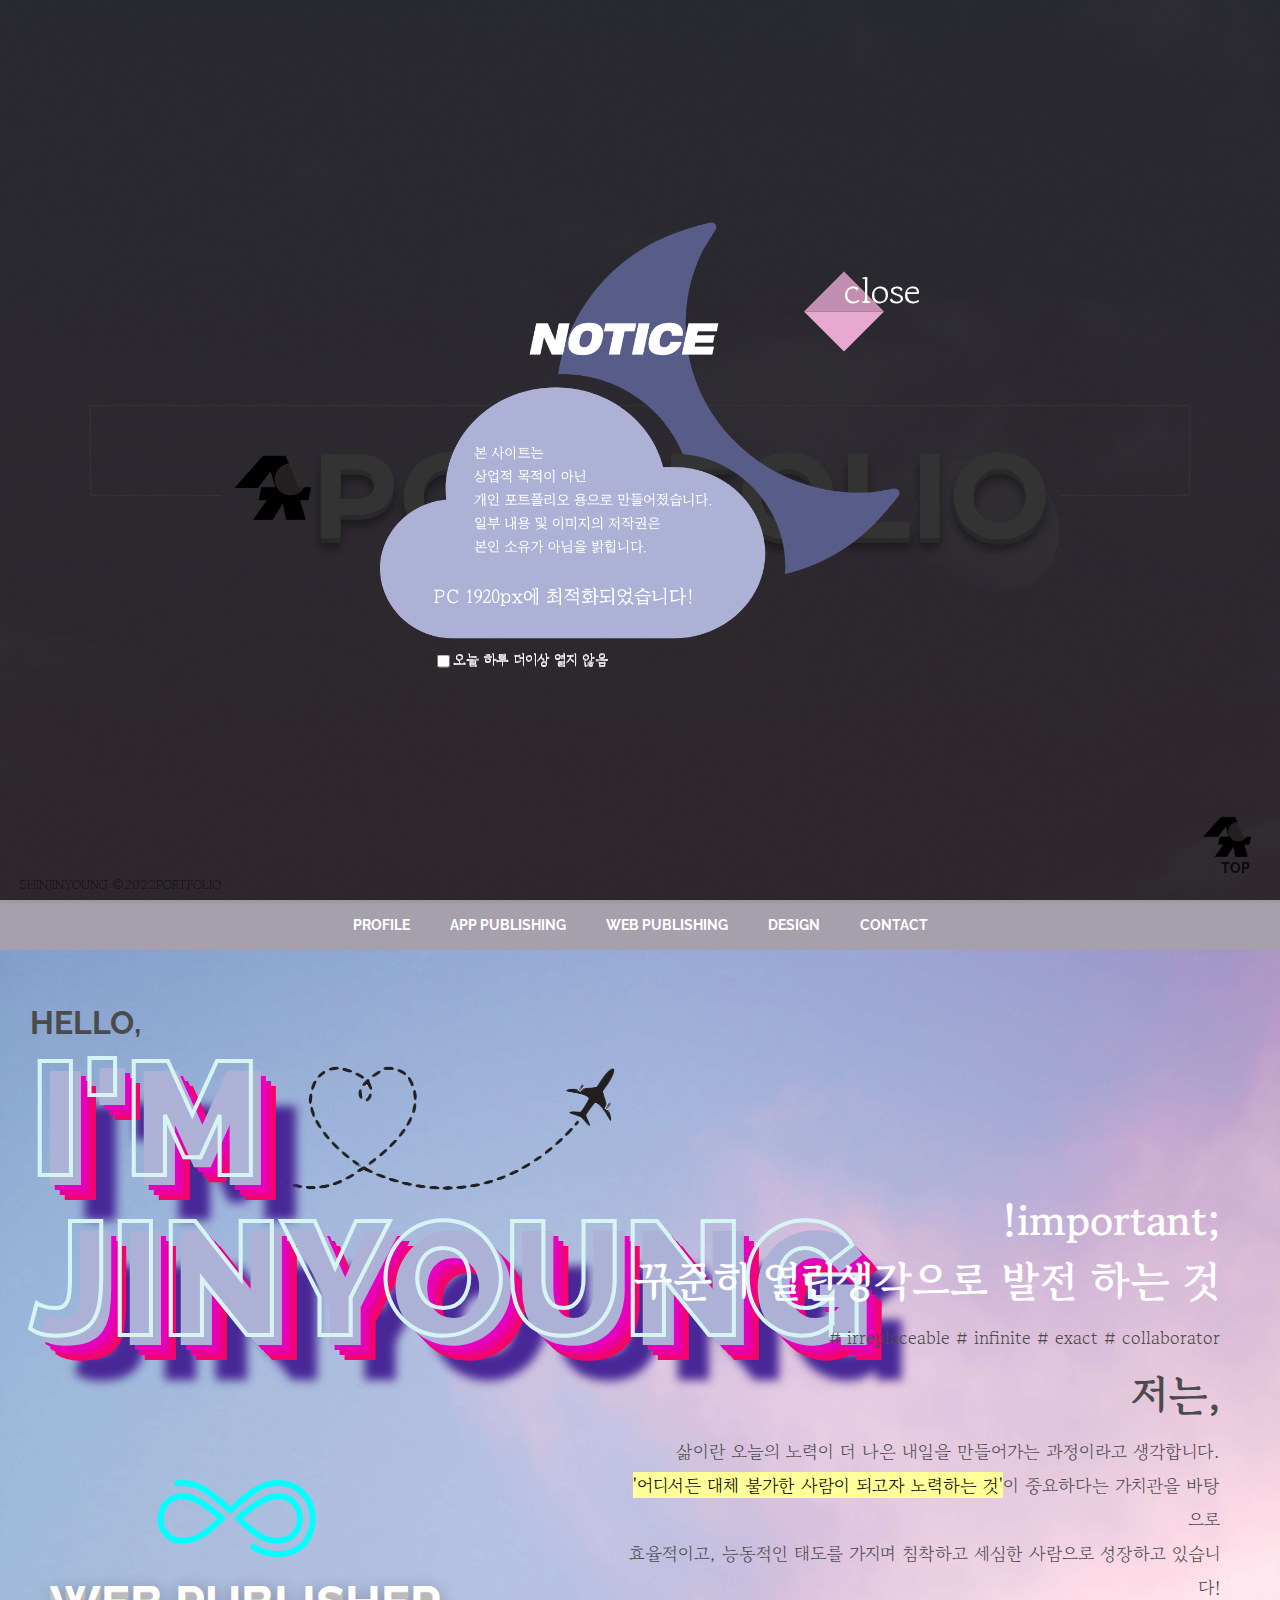
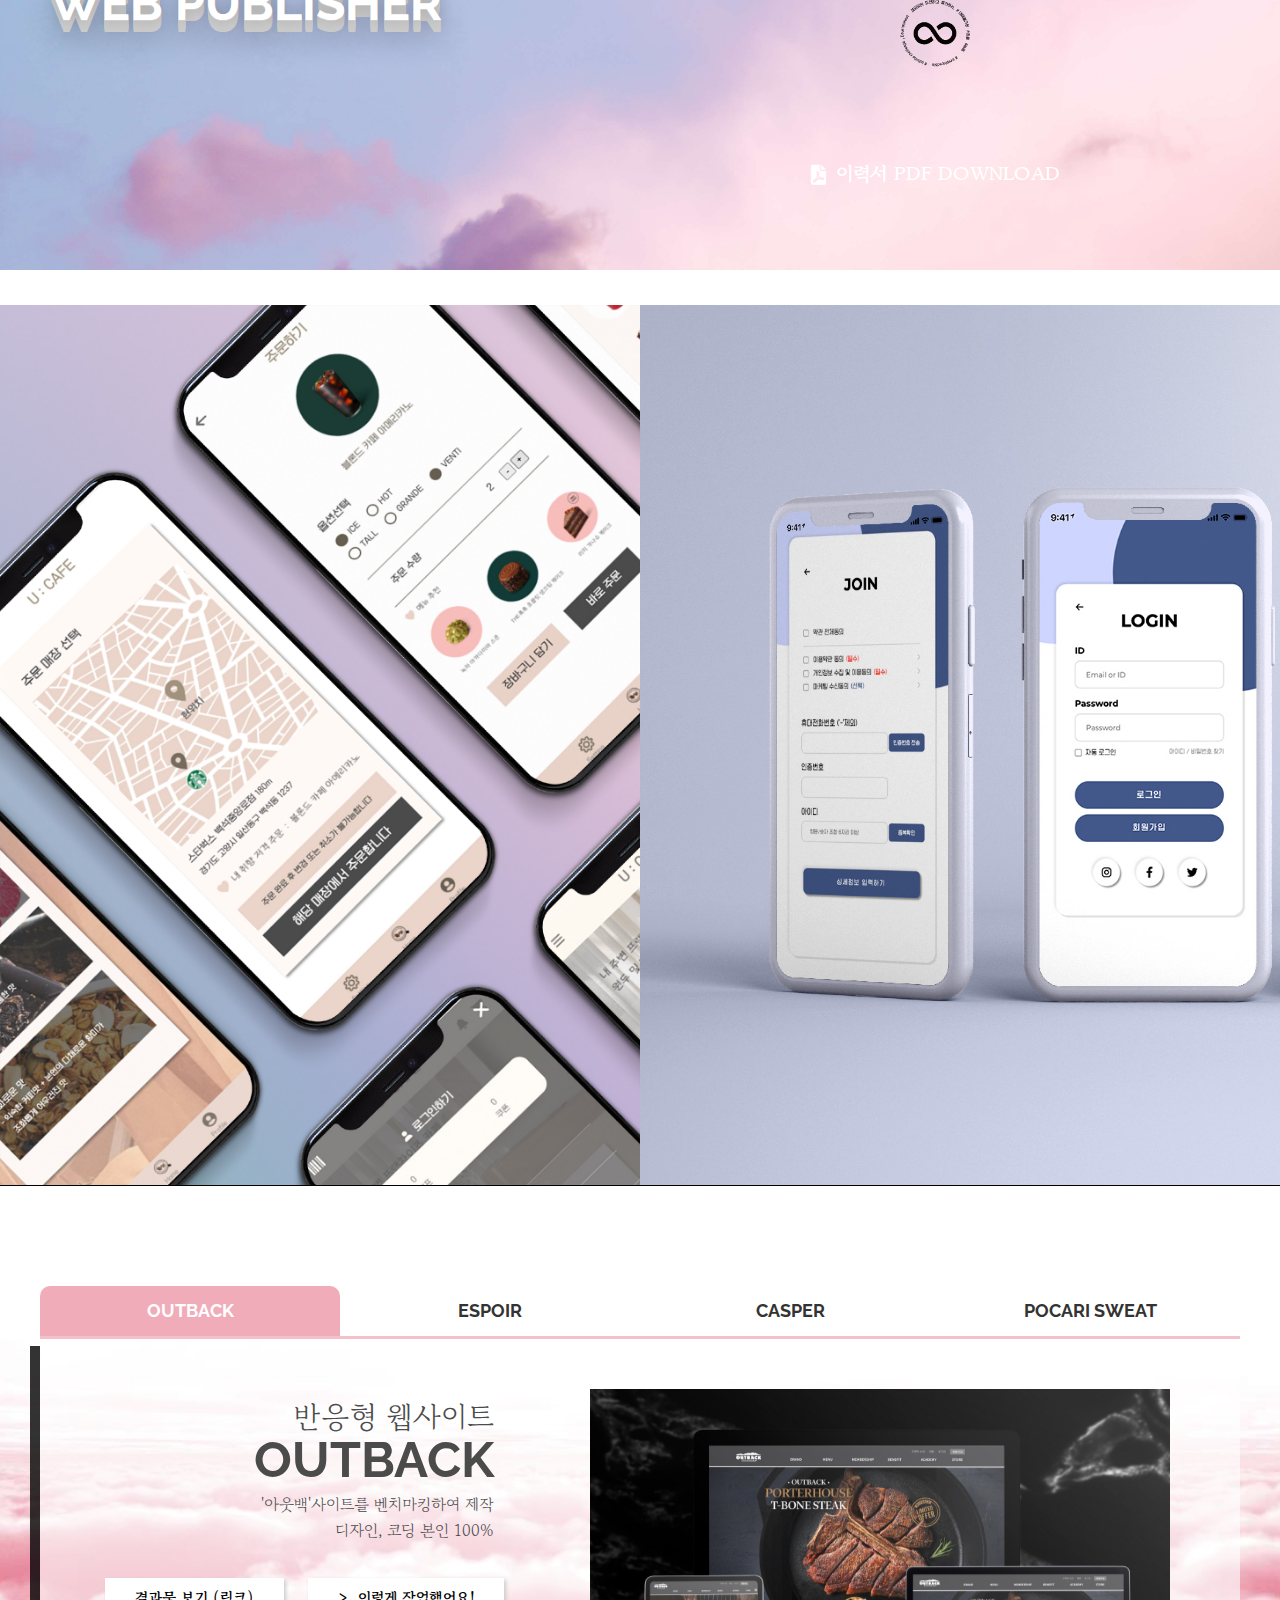
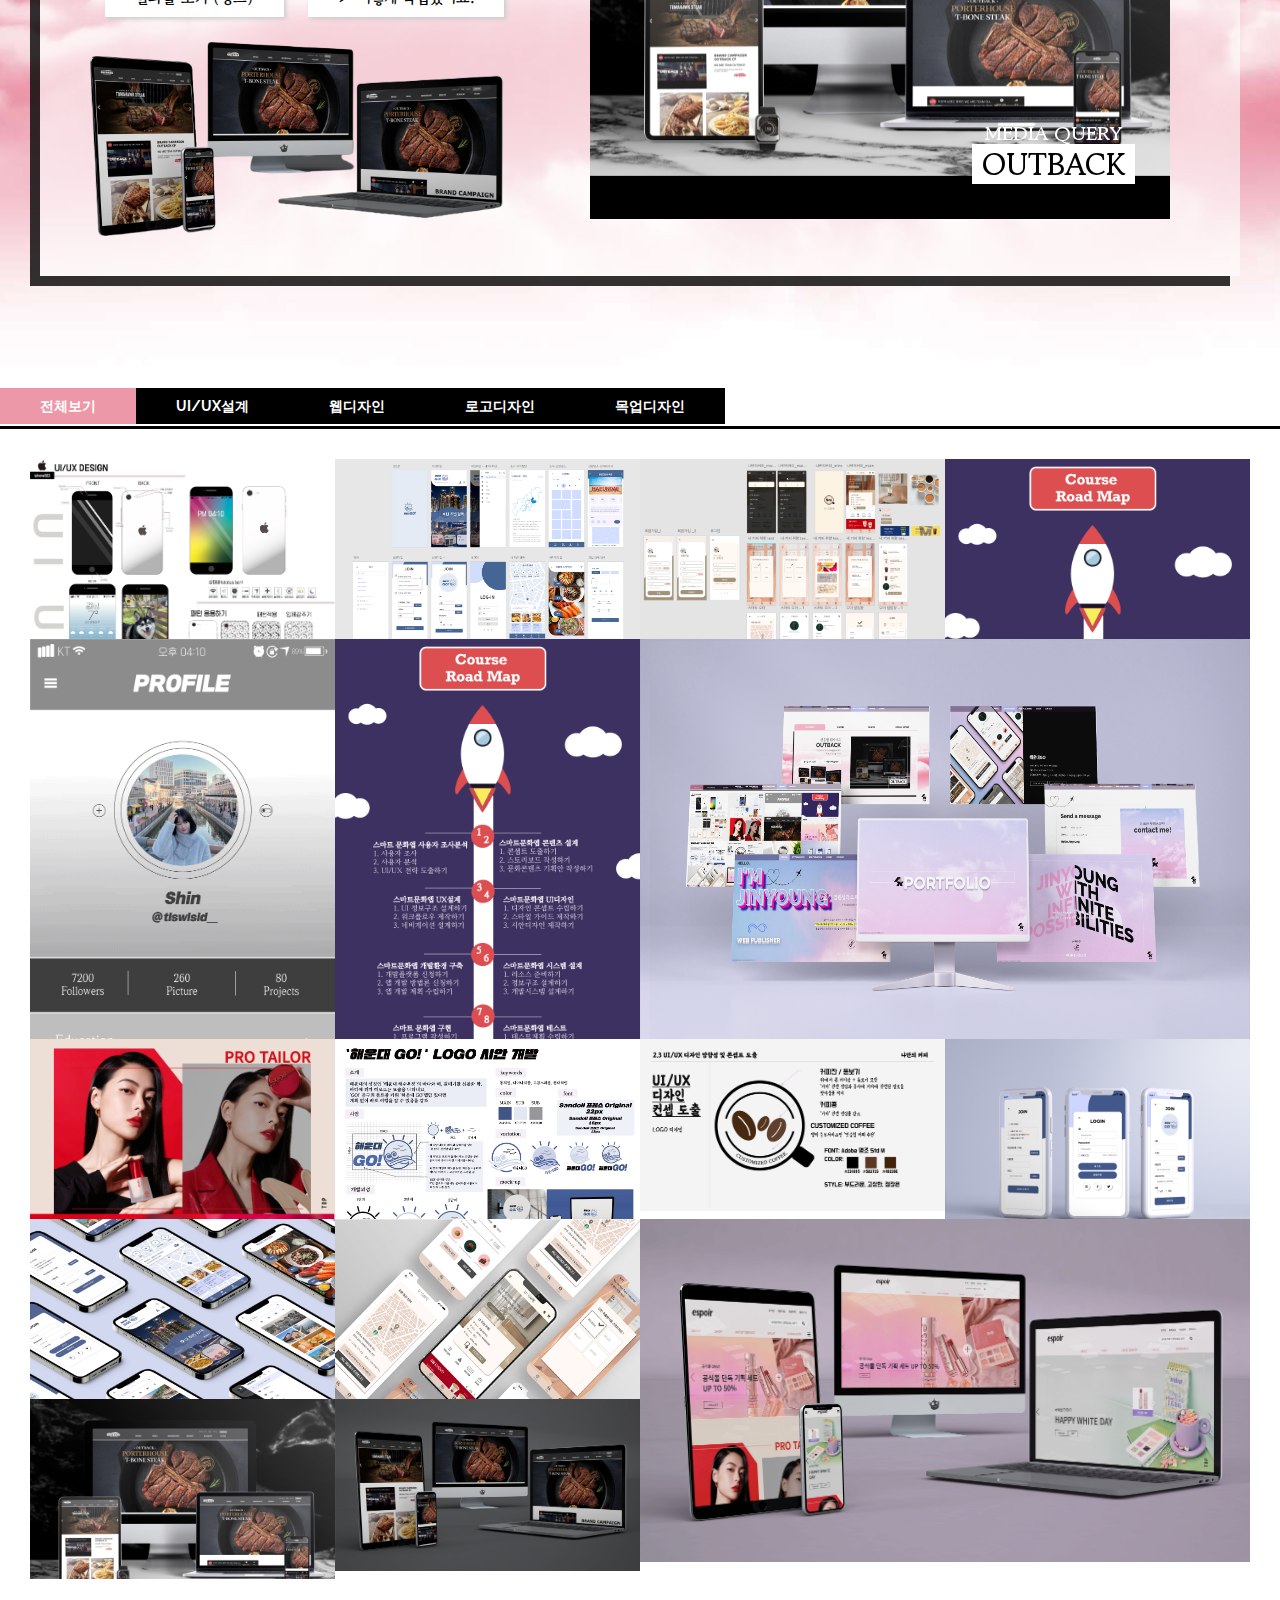
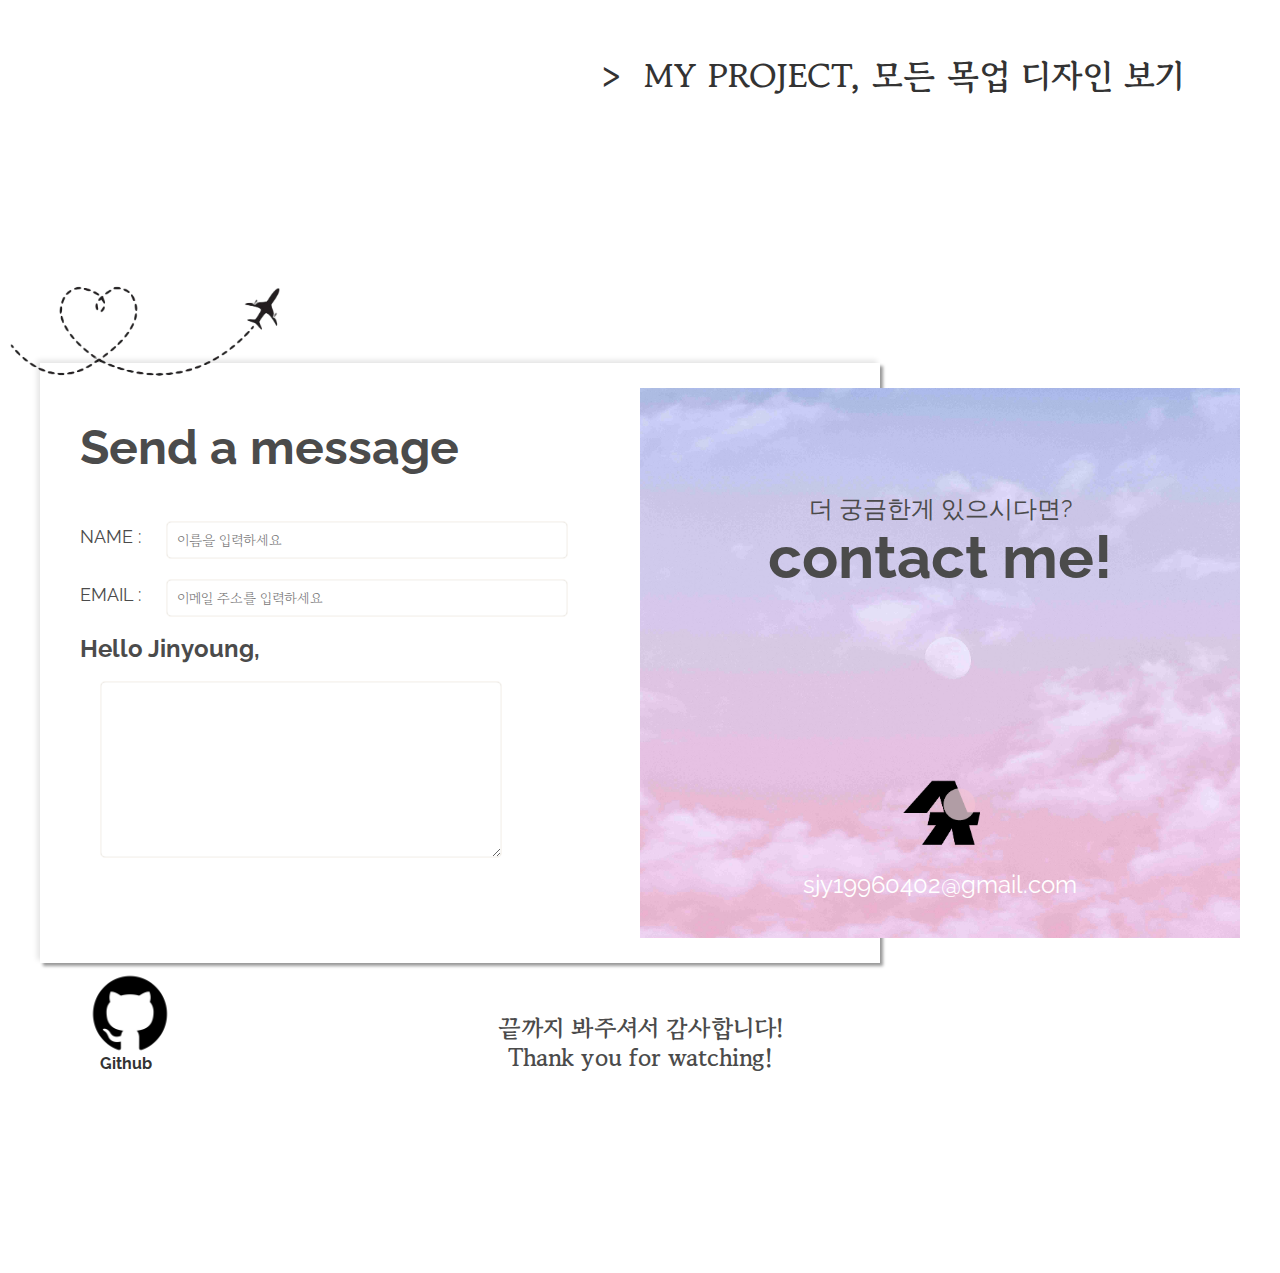
<file: index.html>
<!DOCTYPE html>
<html lang="ko">
<head>
    <meta charset="UTF-8">
    <meta http-equiv="X-UA-Compatible" content="IE=edge">
    <meta name="viewport" content="width=device-width, initial-scale=1.0">
    <title>JINYOUNG portfolio</title>
    <!-- 파비콘 삽입 -->
    <link rel="shortcut icon" href="./img/favicon.ico" type="image/x-icon">
    <!-- css -->
    <link rel="stylesheet" href="./style/reset.css" type="text/css">
    <!-- 폰트어썸 아이콘 -->
   <link rel="stylesheet" href="https://cdnjs.cloudflare.com/ajax/libs/font-awesome/6.0.0/css/all.min.css" integrity="sha512-9usAa10IRO0HhonpyAIVpjrylPvoDwiPUiKdWk5t3PyolY1cOd4DSE0Ga+ri4AuTroPR5aQvXU9xC6qOPnzFeg==" crossorigin="anonymous" referrerpolicy="no-referrer" />
   <link rel="stylesheet" href="./style/base.css" type="text/css">
    <link rel="stylesheet" href="./style/layout.css" type="text/css">
    <link rel="stylesheet" href="./style/gallery.css" type="text/css">
    <!--1920*1080 이하 화면 최적화 -->
    <link rel="stylesheet" href="./style/small.css" type="text/css">
    <link rel="stylesheet" href="./style/medium.css" type="text/css">
    <!-- js -->
    <script src="./script/prefixfree.min.js"></script>
    <script src="./script/jquery-3.6.0.js"></script>
    <!-- 화면전환(스티키) 효과 -->
    <script defer src="./script/layout.js"></script>
    <!-- 인트로화면 효과 -->
    <script defer src="./script/intro.js"></script>
    <!-- design : gallery -->
    <script defer src="./script/gallery.js"></script>
</head>
<body>
    <div id="wrap">
        <!-- 헤더 영역 -->
        <header id="top" class="intro">
            <img src="./img/sky_bg.jpg" alt="background" class="bg">
            <!-- 내용 -->
            <div class="h_inner">
              <p class="text">
                안녕하세요? 웹 퍼블리셔를 꿈꾸는 '신진영'입니다
                <br>
                저의 '무한한 가능성'을 향해 함께 가실 준비 되셨나요?
                </p>
                <div class="text_wrap">
                    <div class="line">
                      <div class="left">
                        <div class="content">
                          <span class="spanSlow span">jinyoung</span>
                        </div>
                      </div><!--
                      --><div class="right">
                        <div class="content">
                          <span class="spanSlow span">jinyoung</span>
                        </div>
                      </div>
                    </div>
                    <div class="line">
                      <div class="left">
                        <div class="content">
                          <span class="spanSlow span">with</span>
                        </div>
                      </div><!--
                      --><div class="right">
                        <div class="content">
                          <span class="spanSlow span">with</span>
                        </div>
                      </div>
                      </div>
                      <div class="line">
                          <div class="left">
                            <div class="content">
                              <span class="spanFast span">infinite</span>
                            </div>
                          </div><!--
                          --><div class="right">
                            <div class="content">
                              <span class="spanFast span">infinite</span>
                            </div>
                          </div>
                        </div>
                        <div class="line">
                            <div class="left">
                              <div class="content">
                                <span class="spanSlow span">possibilities</span>
                              </div>
                            </div><!--
                            --><div class="right">
                              <div class="content">
                                <span class="spanSlow span">possibilities</span>
                              </div>
                            </div>
                          </div>
                </div>
              <!-- 제목 -->
              <div class="title">
                <h1><img src="./img/logo_v3.png" alt="logo">portfolio</h1>
              </div>
              <a href="#profile" class="scroll arctic_scroll" title="프로필보기">준비되셨다면&#63;<br><br>
                <img src="./img/scroll.png" alt="scroll"></a>
            </div>
          </header>

        <!-- 스티키 내비게이션 -->
        <nav class="gnb">
            <div class="n_inner">
                <ul>
                    <li><a href="#profile" class="arctic_scroll" title="profile">profile</a></li>
                    <li><a href="#app" class="arctic_scroll" title="app">app publishing</a></li>
                    <li><a href="#web" class="arctic_scroll" title="web">web publishing</a></li>
                    <li><a href="#design" class="arctic_scroll" title="design">design</a></li>
                    <li><a href="#contact" class="arctic_scroll" title="contact us">contact</a></li>
                </ul>
            </div>
        </nav>

        <!-- 메인 콘텐츠 영역 -->
        <main>
            <section>
                <h2>content</h2>

                <!-- profile -->
                <article id="profile" class="content">
                    <h3>profile</h3>
                    <div class="wrap">
                    <!--프로필 좌측 -->
                    <div class="p_left">
                        <div class="p_title">
                        <img src="./img/a_top.png" alt="상단이미지">
                        <p>Hello&#44;</p>
                        <p class="big">i&#39;m<br>Jinyoung</p>
                        </div>
                        <svg width="205" height="120">
                            <path class="path" d="M 100.16623,51.415329 C 106.74946,45.082085 113.08279,39.707091 119.16623,35.290329 C 125.24945,30.790433 130.37444,27.790436 134.54123,26.290329 C 138.70777,24.790439 143.24943,24.04044 148.16623,24.040329 C 158.49941,24.04044 166.83274,27.498769 173.16623,34.415329 C 179.58273,41.248756 182.79106,49.540414 182.79123,59.290329 C 182.79106,65.957064 181.37439,72.123725 178.54123,77.790329 C 175.70773,83.457047 171.66607,87.748709 166.41623,90.665329 C 161.24941,93.582037 155.29108,95.040369 148.54123,95.040329 C 139.7911,95.040369 132.12444,93.16537 125.54123,89.415329 C 119.04112,85.665378 110.58279,78.582052 100.16623,68.165329 C 89.332815,78.915385 80.707824,86.082044 74.291229,89.665329 C 67.874504,93.248704 60.416178,95.040369 51.916229,95.040329 C 41.082864,95.040369 32.624539,91.665372 26.541229,84.915329 C 20.541218,78.165385 17.541221,69.623727 17.541229,59.290329 C 17.541221,49.623747 20.707884,41.332089 27.041229,34.415329 C 33.457871,27.498769 41.832863,24.04044 52.166229,24.040329 C 57.166181,24.04044 61.74951,24.790439 65.916229,26.290329 C 70.082835,27.790436 75.166163,30.790433 81.166229,35.290329 C 87.249484,39.707091 93.582811,45.082085 100.16623,51.415329 M 108.29123,59.165329 C 117.12445,67.915396 124.37445,73.873723 130.04123,77.040329 C 135.7911,80.123717 141.49943,81.665382 147.16623,81.665329 C 154.24942,81.665382 159.79108,79.582051 163.79123,75.415329 C 167.79107,71.165392 169.79107,66.040398 169.79123,60.040329 C 169.79107,53.457077 167.79107,48.040416 163.79123,43.790329 C 159.87441,39.457091 154.66608,37.290426 148.16623,37.290329 C 144.49943,37.290426 140.95776,37.957092 137.54123,39.290329 C 134.12444,40.540423 130.04111,42.790421 125.29123,46.040329 C 120.54112,49.207081 114.87446,53.582077 108.29123,59.165329 M 92.041229,59.165329 C 86.041152,54.082076 80.666157,49.915414 75.916229,46.665329 C 71.166167,43.332087 66.999504,40.957089 63.416229,39.540329 C 59.832845,38.123759 55.916182,37.415426 51.666229,37.415329 C 45.582859,37.415426 40.541198,39.540424 36.541229,43.790329 C 32.541206,48.040416 30.541208,53.457077 30.541229,60.040329 C 30.541208,64.623732 31.582873,68.498728 33.666229,71.665329 C 35.749536,74.832055 38.2912,77.290386 41.291229,79.040329 C 44.374527,80.790383 48.207857,81.665382 52.791229,81.665329 C 58.791179,81.665382 64.624507,80.08205 70.291229,76.915329 C 75.957829,73.748723 83.207822,67.832062 92.041229,59.165329" />
                        </svg>
                        <a href="profile.html" title="이력서보기">WEB PUBLISHER</a>
                    </div>
                    <!-- 프로필 우측 -->
                    <div class="p_right">
                        <p class="big">&#33;important&#59;
                            <br><span></span>꾸준히 열린생각으로 발전 하는 것
                        </p>
                        <p>&#35; irreplaceable &#35; infinite &#35; exact &#35; collaborator</p>
                        <p class="big">저는&#44; </p>
                        <p>삶이란 오늘의 노력이 더 나은 내일을 만들어가는 과정이라고 생각합니다.<br>
                           <ins>&#39;어디서든 대체 불가한 사람이 되고자 노력하는 것&#39;</ins>이 중요하다는 가치관을 바탕으로<br>
                           효율적이고&#44; 능동적인 태도를 가지며 침착하고 세심한 사람으로 성장하고 있습니다&#33;<br>
                        </p>
                        <img src="./img/infinite__.png" alt="infinite">
                        <a href="./profile.pdf" download target="_blank" title="이력서 다운로드" class="p_btn"><i class="fas fa-file-pdf"></i>이력서 PDF Download</a>
                    </div>
                    </div>
                </article>

                <!-- app -->
                <article id="app" class="content">
                    <h3>app publishing</h3>
                    <div class="a_wrap">
                    <!-- ucafe -->
                    <div class="app ucafe">
                        <img src="./img/02_mockup.jpg" alt="ucafe목업디자인" class="images">
                        <div class="bar">
                            <h4>U&#58;CAFE</h4>
                            <p>개인 취향 맞춤 커피 오더 앱&#40;app&#41;<br>
                                기획&#44; 디자인&#44; 코딩 100&#37; 개인작업<br>
                                <span>CONCEPT</span> &#58; 따뜻한, 부드러운 (메인화면 > 내 커피 취향 test > 스마트오더)
                            </p>
                        <!-- 사이트 이동 -->
                        <a onclick='window.open("https://sjy19960402.github.io/U-CAFE/","ucafe","width=500,height=900")' class="read-more" title="ucafe홈페이지">
                            결과물 보기 &#40;링크&#41;</a>
                            <!-- 기획서 팝업 -->
                        <a href="ucafe.html" target="_blank" class="read-more" title="ucafe설명">&gt;&nbsp; 제작 과정 보기</a>
                    </div>
                    </div>
                    <!-- 해운대GO -->
                    <div class="app travel">
                        <img src="./img/myapp_go_2.jpg" alt="해운대GO목업디자인" class="images">
                        <div class="bar">
                            <h4>해운대GO</h4>
                            <p>해운대 현지인 투어&#44; 해운대 여행 앱&#40;app&#41;<br>
                                기획&#44; 디자인&#44; 코딩 100&#37; 개인작업<br>
                                <span>CONCEPT</span> &#58; 현대적인, 다이나믹한 (메인화면 > 내 주변 맛집, 관광명소, 카페 정보)
                            </p>
                            <!-- 사이트 이동 -->
                            <a onclick='window.open("https://sjy19960402.github.io/haeundaeGO/","haeundaeGO","width=420,height=900")' class="read-more" title="해운대go홈페이지">
                                결과물 보기 &#40;링크&#41;</a>
                                <!-- 기획서 팝업 -->
                            <a href="h_go.html" target="_blank" class="read-more" title="해운대GO설명">&gt;&nbsp; 제작 과정 보기</a>
                        </div>
                    </div>
                    </div>
                </article>

                <!-- web tab con-->
                <article id="web" class="content">
                    <h3>web publishing</h3>
                    <div id="tab_con">
                    <ul>
                        <!-- outback -->
                        <li><a href="#" title="OUTBACK">OUTBACK</a>
                        <div class="con c01">
                            <div class="ol_img">
                            <p>반응형 웹사이트 <span>OUTBACK</span></p>
                                <p>&#39;아웃백&#39;사이트를 벤치마킹하여 제작 
                                    <br>디자인&#44; 코딩 본인 100&#37;</p>
                             <!-- 사이트 이동 -->
                             <a onclick="window.open('https://sjy19960402.github.io/Outback/')" class="more" title="아웃백홈페이지">
                                결과물 보기 &#40;링크&#41;</a>
                                <!-- 기획서 팝업 -->
                            <a href="outback.html" target="_blank" class="more" title="아웃백 작업 과정">&gt;&nbsp; 이렇게 작업했어요&#33;</a>
                            <img src="./img/outback_mockup_2-removebg-preview.png" alt="아웃백목업디자인">
                            </div>
                            <div class="or_img">
                                <img src="./img/outback_mockup.jpg" alt="아웃백목업디자인">
                                <div class="figcaption">
                                    <div>
                                      <h4>media query</h4>
                                      <p>Outback</p>
                                    </div>
                                </div>
                            </div>
                        </div>
                        </li>

                        <!-- espoir -->
                        <li><a href="#" title="ESPOIR">ESPOIR</a>
                        <div class="con c02">
                            <div class="ol_img">
                                <p>반응형 웹사이트<br><span>ESPOIR</span></p>
                                <p>&#39;에스쁘아&#39;사이트를 벤치마킹하여 제작
                                    <br>디자인&#44; 코딩 본인 100&#37;</p>
                                 <!-- 사이트 이동 -->
                                 <a onclick="window.open('https://sjy19960402.github.io/Espoir/')" class="more" title="에스쁘아홈페이지">
                                    결과물 보기 &#40;링크&#41;</a>
                                    <!-- 기획서 팝업 -->
                                <a href="espoir.html" target="_blank" class="more" title="에스쁘아작업과정">&gt;&nbsp; 이렇게 작업했어요&#33;</a>
                                <img src="./img/espoir_mockup3-removebg-preview.png" alt="에스쁘아목업디자인">
                                </div>
                                <div class="or_img">
                                    <img src="./img/mockup_responsive.jpg" alt="에스쁘아목업디자인">
                                    <div class="figcaption">
                                        <div>
                                        <h4>media query</h4>
                                        <p>Espoir</p>
                                        </div>
                                    </div>
                                </div>
                        </div>
                        </li>

                        <!-- casper -->
                        <li><a href="#" title="CASPER">CASPER</a>
                            <div class="con c03">
                                <div class="ol_img">
                                    <p>sass활용 웹사이트<br><span>CASPER</span></p>
                                    <p>&#39;캐스퍼&#39;사이트 클론코딩
                                        <br>arctic scroll을 이용하여 동적인 웹페이지 제작
                                        <br>디자인&#44; 코딩 본인 100&#37;</p>
                                    <img src="./img/casper2.jpg" alt="웹사이트디자인">
                                    </div>

                                    <div class="or_img">
                                        <img src="./img/casper.jpg" alt="캐스퍼 목업이미지">
                                        <div class="figcaption">
                                            <div>
                                            <h4>웹사이트 보기</h4>
                                            <p>CASPER</p>
                                            </div>
                                        </div>
                                        <!-- 사이트 이동 -->
                                     <a onclick="window.open('https://sjy19960402.github.io/casper/')" title="캐스퍼 홈페이지">
                                        </a>
                                    </div>
                            </div>
                            </li>

                        <!-- pocari sweat -->
                        <li><a href="#" title="POCARI SWEAT">POCARI SWEAT</a>
                            <div class="con c04">
                                <div class="ol_img">
                                    <p>jQuery활용 웹사이트<br><span>POCARI SWEAT</span></p>
                                    <p>&#39;POCARI SWEAT&#39;브랜드를 주제로 
                                        <br>두가지 버전의 사이트 제작
                                        <br>디자인&#44; 코딩 본인 100&#37;</p>
                                    </div>
                                    <div class="pocari_img">
                                        <img src="./img/pocari.jpg" alt="포카리스웨트 목업이미지">
                                        <!-- white 사이트 이동 -->
                                     <a onclick="window.open('https://sjy19960402.github.io/pocari-sweat/')" title="포카리 화이트 홈페이지" class="w_pocari">
                                        white ver.
                                        </a>
                                        <!-- black 사이트 이동 -->
                                        <a onclick="window.open('https://sjy19960402.github.io/pocari-sweat02/')" title="포카리 블랙 홈페이지" class="b_pocari">
                                        Black ver.
                                        </a>
                                </div>
                            </div>
                        </li>
                    </ul>
                </div>
                </article>

                <!-- design -->
                <article id="design" class="content">
                    <h3>design</h3>
                    <nav class="g_gnb">
                        <ul>
                            <li><a href="#" title="전체보기">전체보기</a></li>
                            <li><a href="#" title="UI/UX설계">UI/UX설계</a></li>
                            <li><a href="#" title="웹디자인">웹디자인</a></li>
                            <li><a href="#" title="로고디자인">로고디자인</a></li>
                            <li><a href="#" title="목업디자인">목업디자인</a></li>
                        </ul>
                    </nav>
                    <ul class="g_list">
                        <!-- uiux design -->
                        <li class="total uiux">
                            <a href="#" title="uiux설계">
                            <img src="./images/img1.jpg" alt="uiux설계">
                            <p class="caption">ui/ux설계 - iphoneSE2 </p>
                            </a>
                        </li>
                        <li class="total uiux">
                            <a href="#" title="uiux설계">
                            <img src="./images/img2.jpg" alt="uiux설계">
                            <p class="caption">ui/ux설계 - 해운대GO </p>
                            </a>
                        </li>
                        <li class="total uiux">
                            <a href="#" title="uiux설계">
                            <img src="./images/img3.jpg" alt="uiux설계">
                            <p class="caption">ui/ux설계 - UCAFE </p>
                            </a>
                        </li>
                        <li class="total uiux">
                            <a href="#" title="uiux설계">
                            <img src="./images/img4.jpg" alt="uiux설계">
                            <p class="caption">ui/ux설계 - 나이키 모바일 앱(app) </p>
                            </a>
                        </li>
                        <li class="total uiux">
                            <a href="#" title="uiux설계">
                            <img src="./images/img5.jpg" alt="uiux설계">
                            <p class="caption">ui/ux설계 - sns프로필 제작 </p>
                            </a>
                        </li>
                        <li class="total uiux">
                            <a href="#" title="uiux설계">
                            <img src="./images/img6.jpg" alt="uiux설계">
                            <p class="caption">ui/ux설계 - 교육 과정 로드맵 </p>
                            </a>
                        </li>
                        <!-- web design -->
                        <li class="total webde">
                            <a href="#" title="웹디자인">
                            <img src="./images/img7.jpg" alt="웹디자인">
                            <p class="caption">웹디자인 - 포트폴리오 웹 디자인 </p>
                            </a>
                        </li>
                        <li class="total webde">
                            <a href="#" title="웹디자인">
                            <img src="./images/img8.jpg" alt="웹디자인">
                            <p class="caption">웹디자인 - 에스쁘아 웹사이트 컨셉 </p>
                            </a>
                        </li>
                        <!-- logo design -->
                        <li class="total logode">
                            <a href="#" title="로고디자인">
                            <img src="./images/img9.jpg" alt="로고디자인">
                            <p class="caption">로고디자인 - 해운대GO로고디자인 </p>
                            </a>
                        </li>
                        <li class="total logode">
                            <a href="#" title="로고디자인">
                            <img src="./images/img10.jpg" alt="로고디자인">
                            <p class="caption">로고디자인 - U:CAFE로고디자인 </p>
                            </a>
                        </li>
                        <!-- mockup design -->
                        <li class="total mock">
                            <a href="#" title="목업디자인">
                            <img src="./images/img11.jpg" alt="목업디자인">
                            <p class="caption">목업디자인 - 해운대GO 로그인 화면 디자인 </p>
                            </a>
                        </li>
                        <li class="total mock">
                            <a href="#" title="목업디자인">
                            <img src="./images/img12.jpg" alt="목업디자인">
                            <p class="caption">목업디자인 - 해운대GO 전체 디자인 </p>
                            </a>
                        </li>
                        <li class="total mock">
                            <a href="#" title="목업디자인">
                            <img src="./images/img13.jpg" alt="목업디자인">
                            <p class="caption">목업디자인 - UCAFE </p>
                            </a>
                        </li>
                        <li class="total mock">
                            <a href="#" title="목업디자인">
                            <img src="./images/img14.jpg" alt="목업디자인">
                            <p class="caption">목업디자인 - espoir반응형 디자인 </p>
                            </a>
                        </li> 
                        <li class="total mock">
                            <a href="#" title="목업디자인">
                            <img src="./images/img15.jpg" alt="목업디자인">
                            <p class="caption">목업디자인 - outback반응형 디자인 </p>
                            </a>
                        </li>
                        <li class="total mock">
                            <a href="#" title="목업디자인">
                            <img src="./images/img16.jpg" alt="목업디자인">
                            <p class="caption">목업디자인 - outback반응형 디자인 </p>
                            </a>
                        </li>
                        
                    </ul>
                </article>

                <!-- contact -->
                <article id="contact" class="content">
                    <h3>contact</h3>
                    <a onclick="window.open('https://sjy19960402.github.io/project/')" class="p_btn" title="목업디자인 전체보기">
                        &gt;&nbsp; my project, 모든 목업 디자인 보기
                    </a>
                    <div class="c_all">
                    <form name="email" method="post" action="./mail/contact_me.php">
                        <fieldset>
                          <legend>Send a message</legend>
                          <!-- 보낸사람의 이름 -->
                          <div class="field">
                            <label for="name">Name : </label>
                            <input type="text" name="name" id="name" placeholder="이름을 입력하세요" required>
                          </div>
                          <!-- 보내는 사람의 이메일 주소 -->
                          <div class="field">
                            <label for="email">Email : </label>
                            <input type="email" name="email" id="email" placeholder="이메일 주소를 입력하세요" required>
                          </div>
                          <!-- 보내는 사람의 글작성 내용 -->
                          <p>Hello Jinyoung&#44;</p>
                          <div class="field">
                            <label for="message"></label>
                            <textarea name="message" id="message" rows="5" required></textarea>
                          </div>
                          <!-- 메일내용 전송하기 버튼 -->
                          <ul class="action">
                            <li><input type="submit" value="Send Message"></li>
                          </ul>
                      </fieldset>
                      </form>
                      <div class="c_box">
                          <img src="./img/logo_v3.png" alt="로고이미지">
                          <p>더 궁금한게 있으시다면&#63;</p>
                          <p class="big">contact me&#33;</p>
                          <p>sjy19960402&#64;gmail.com</p>
                        </div>
                      </div>
                      <div class="last_bg">
                        <img src="./img/a_top.png" alt="하단이미지" class="b_img">
                        <a href="https://github.com/sjy19960402">
                            <img src="./img/github.png" alt="깃허브아이콘"><br>
                            Github
                        </a>
                        <p>끝까지 봐주셔서 감사합니다&#33;
                            <br>Thank you for watching&#33;</p>
                        </div>
                </article>
            </section>

            <!-- 최상단 top btn -->
            <aside><a href="#top" class="arctic_scroll" title="상단으로 가기">
                <img src="./img/logo_v3.png" alt="top"><span>top</span></a></aside>
        </main>

        <!-- 푸터 영역 -->
        <footer>
            <address>SHINJINYOUNG&nbsp;&copy;2022PORTFOLIO</address>
        </footer>

    </div>

        <!-- 아크틱 스크롤 -->
        <script src="./script/jquery.arctic_scroll.js"></script>
        <script src="./script/jquery.cookie.js"></script>
        <script>
            $(function(){
        $(".arctic_scroll").arctic_scroll({
            speed: 800
        });
    });

     // 모달
     let modal = `
      <div class="modal">
        <div>
          <img src="./img/modalv2.png" alt="">
          <input type="checkbox" id="ch"><label for="ch">오늘 하루 더이상 열지 않음</label>
          <a href="#" title="닫기" id="c_btn"><span>close</span></a>
        </div>
      </div>
    `;

    $('body').append(modal); //바디태그의 안쪽 뒤에 내용을 추가

    //1. 현재 브라우저에 쿠키파일이 존재한다면 모달창이 나오지 않게한다.
    if($.cookie('popup')=='none'){
      $('.modal').hide();
    }

    //2. 체크박스에 체크하고 닫기를 누르면 쿠키가 생성되고 모달창이 닫도록 한다.
    let $ex = $('#ch'); //체크박스 변수

    function closeModal(){
      if($ex.is(':checked')){
        $.cookie('popup', 'none', {expires:1, path:'/'}); //쿠키파일을 생성함
      }
      $('.modal').hide(); //모달 숨기기
    }

    //3. 그냥 닫기 버튼을 누른 경우 cloaseModal함수를 호출하여 쿠키생성유무를 따진다.
    $('#c_btn').click(function(){
      closeModal();
    });
        </script>
</body>
</html>
</file>
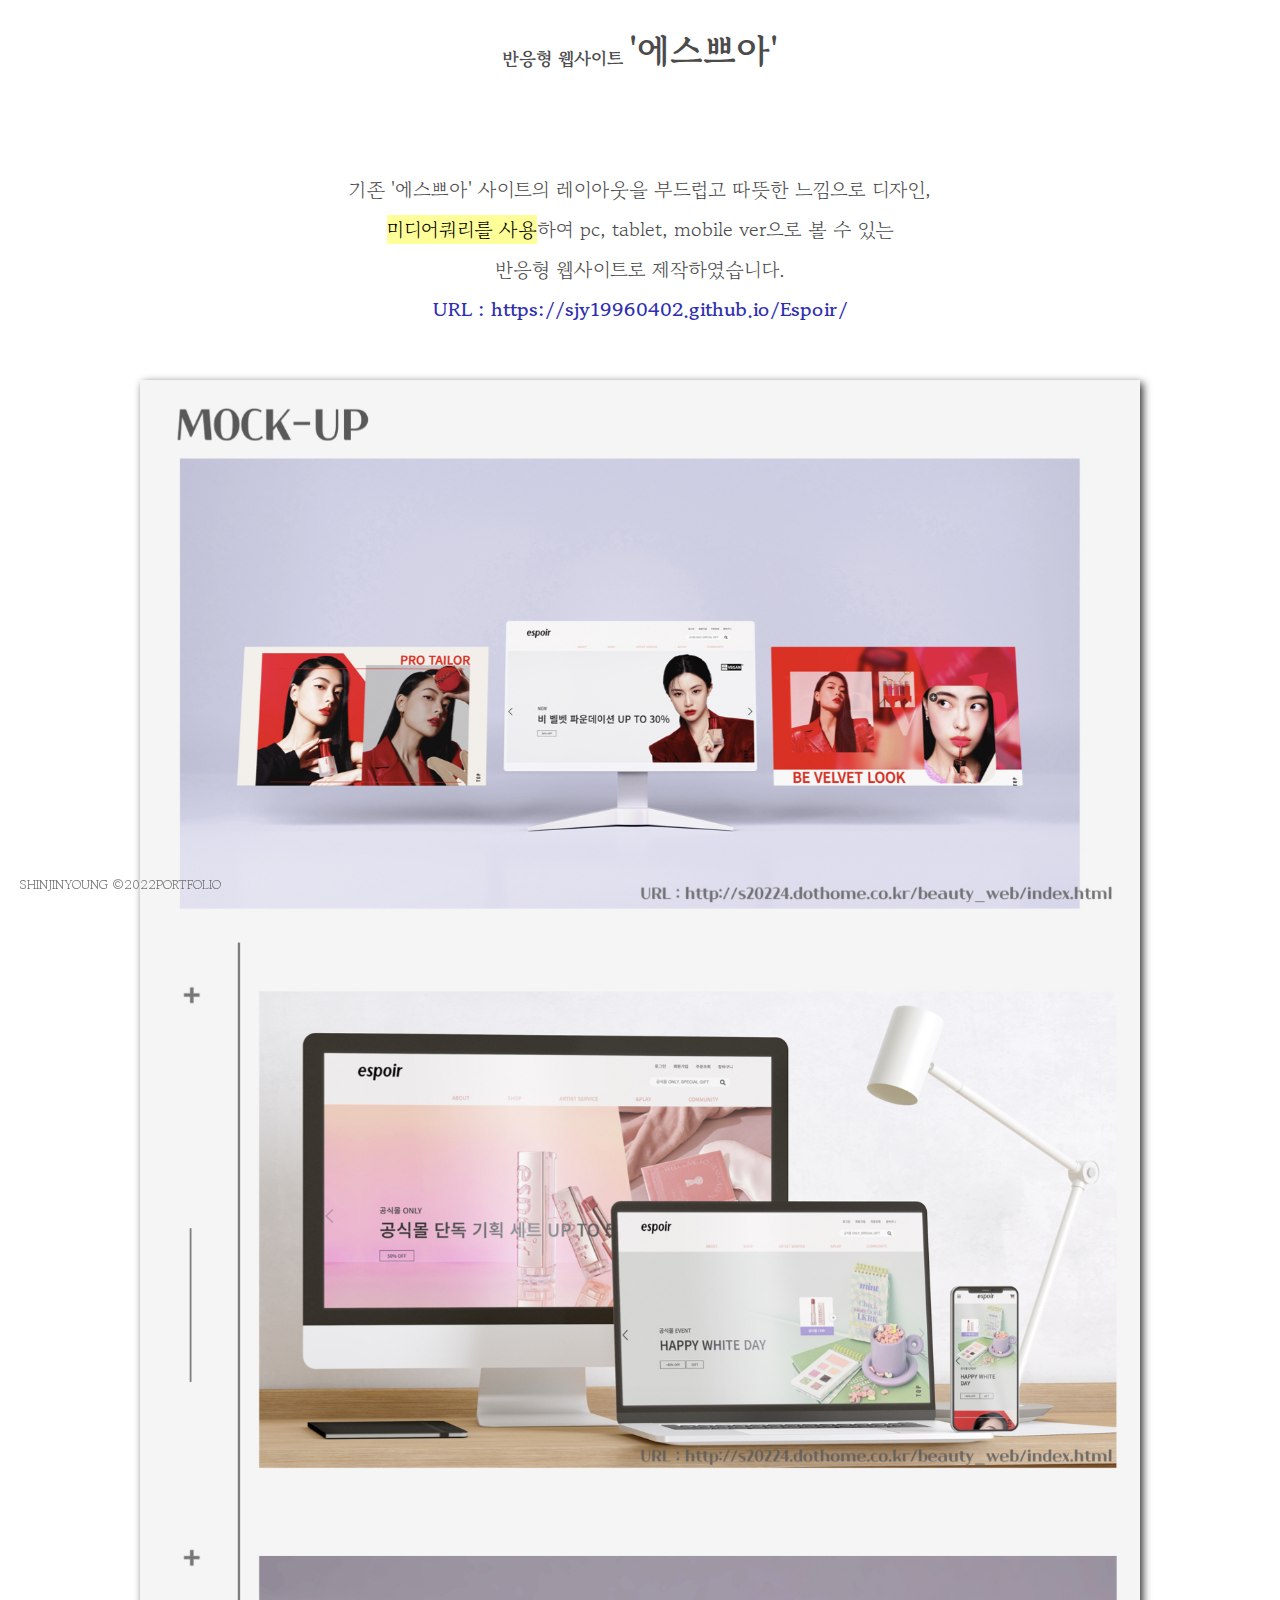
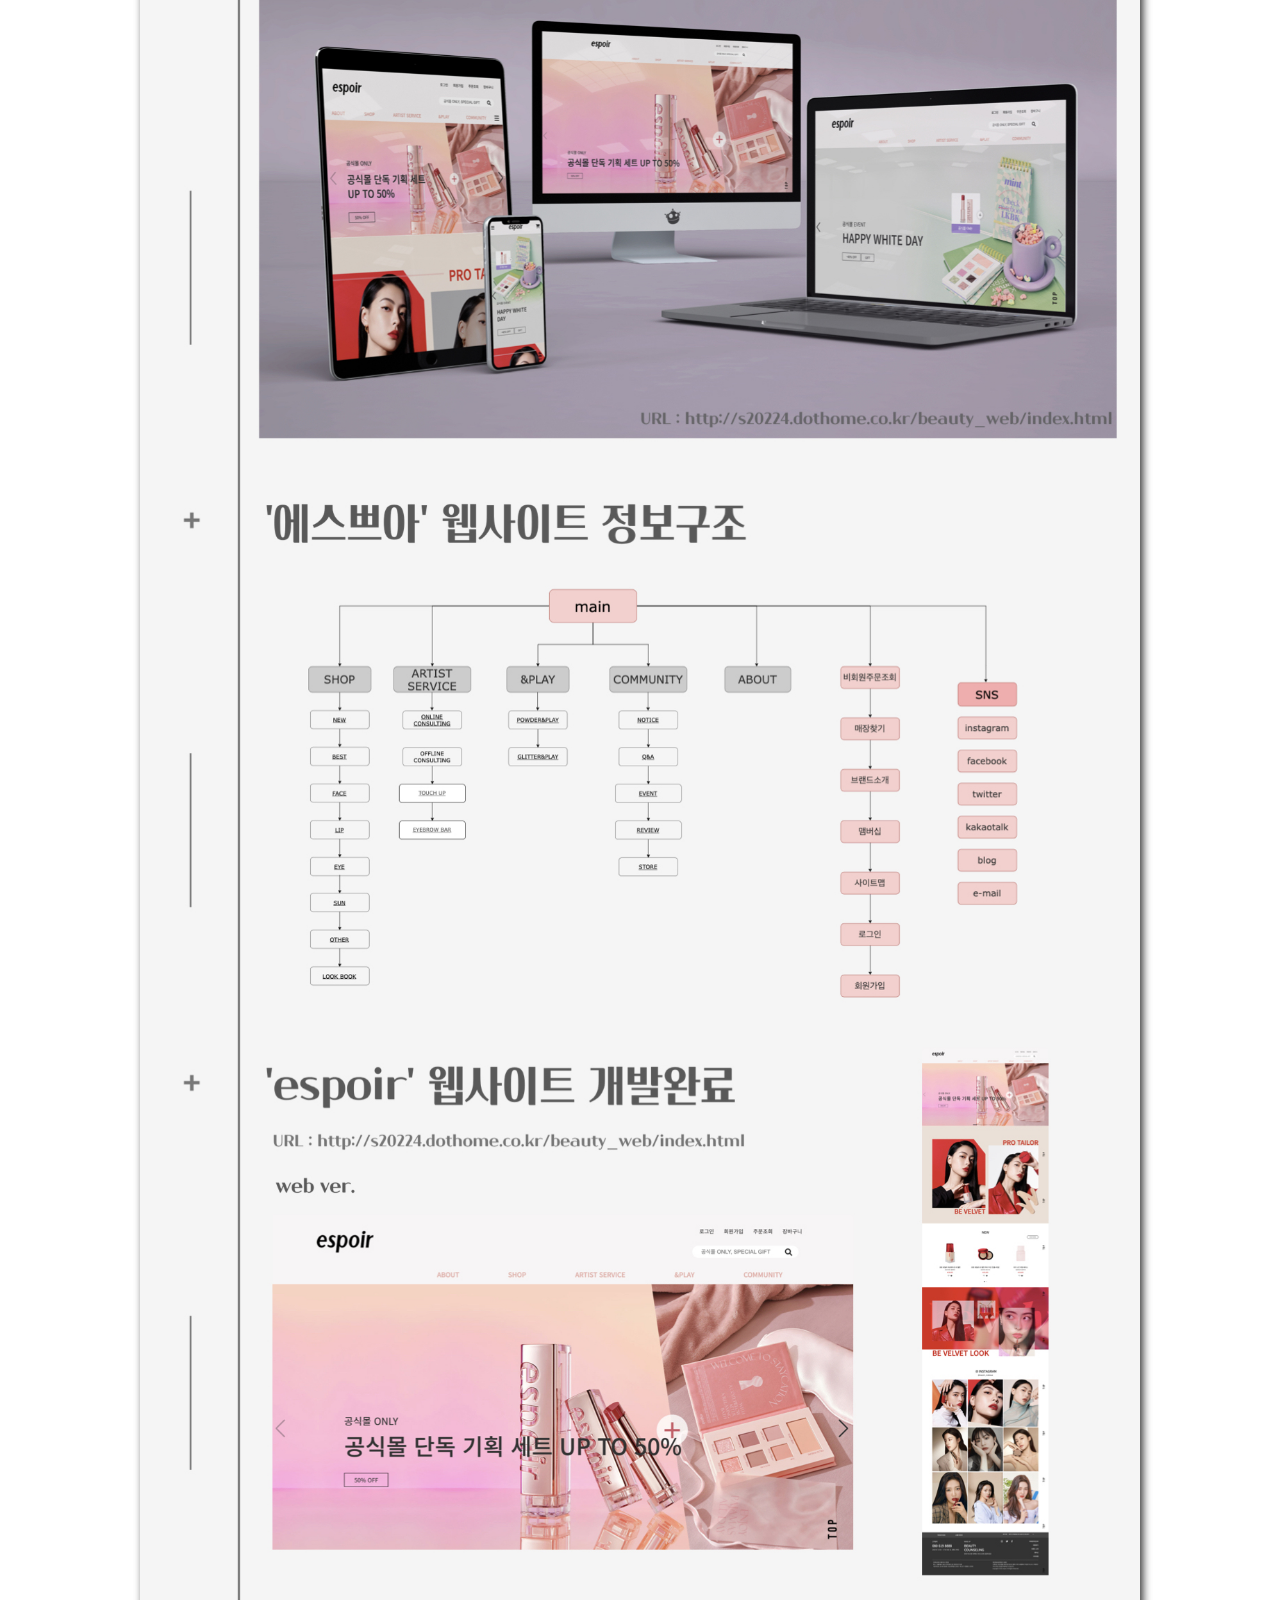
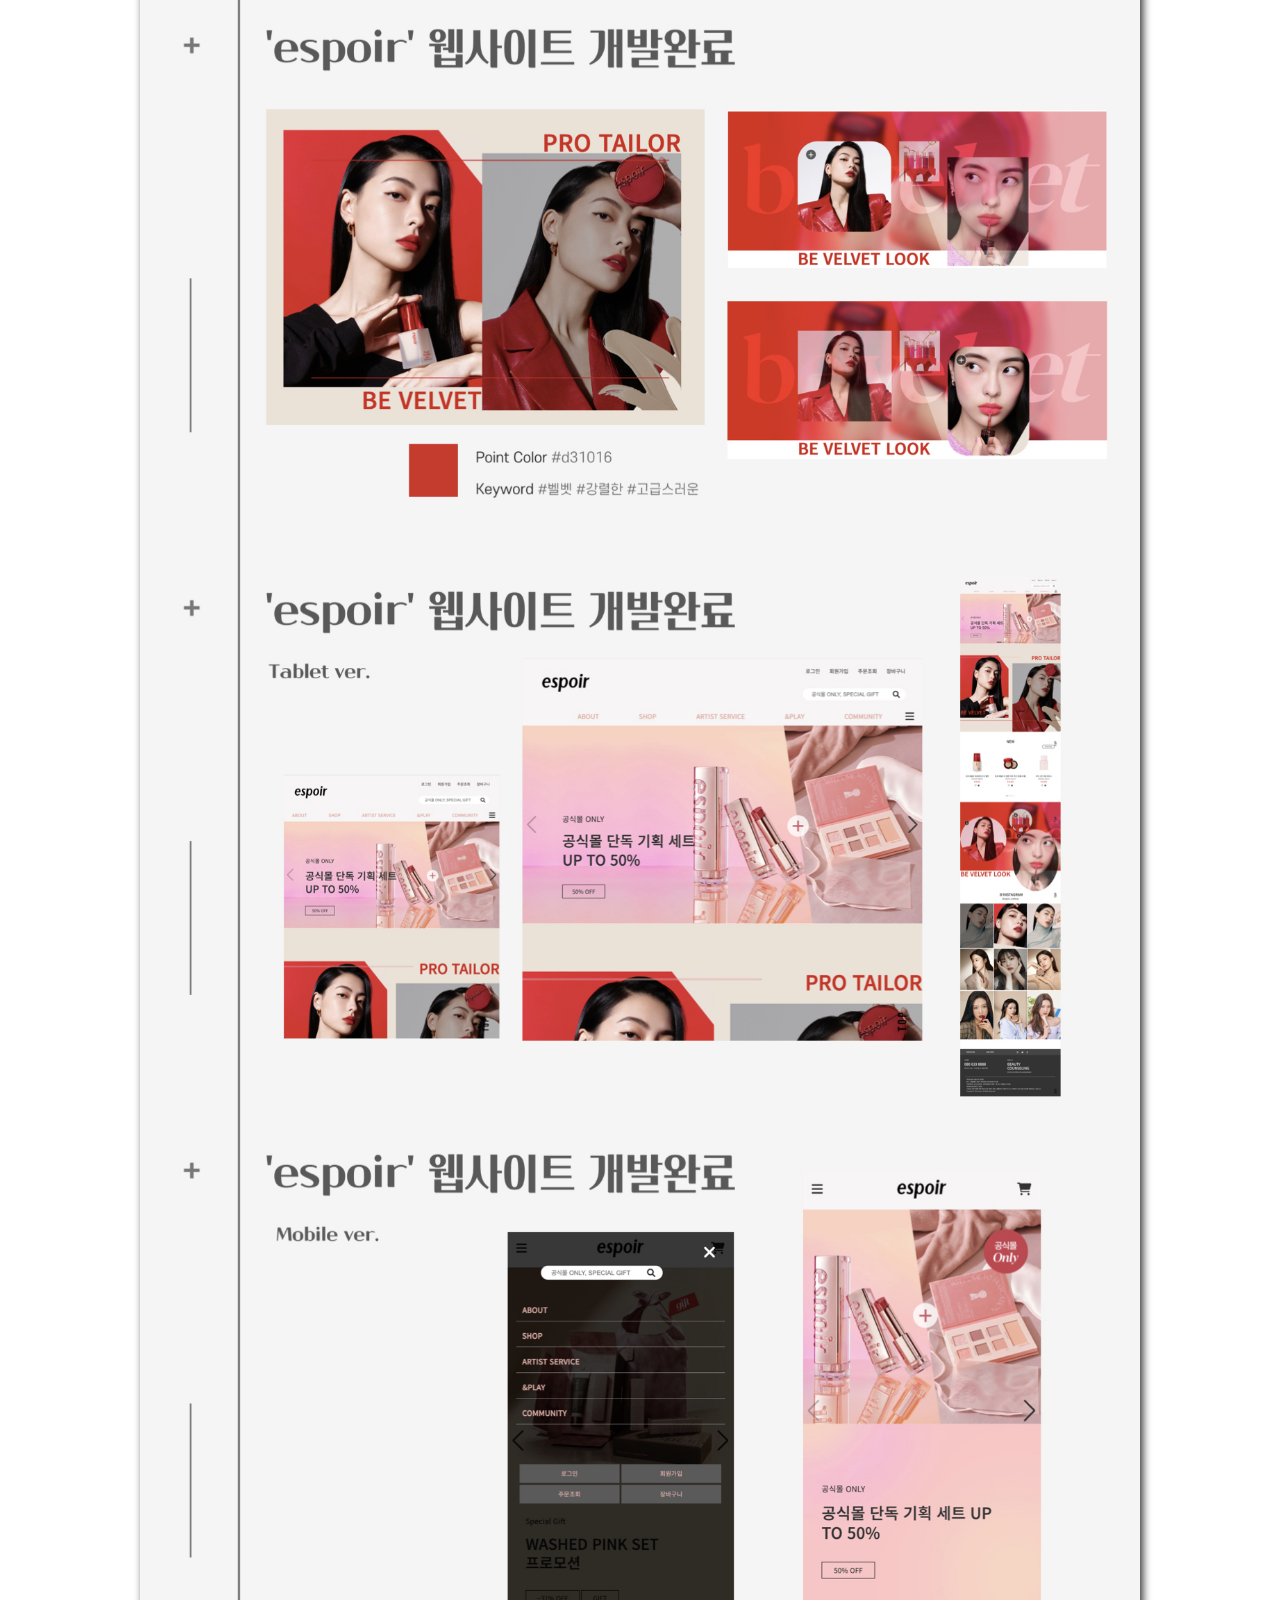
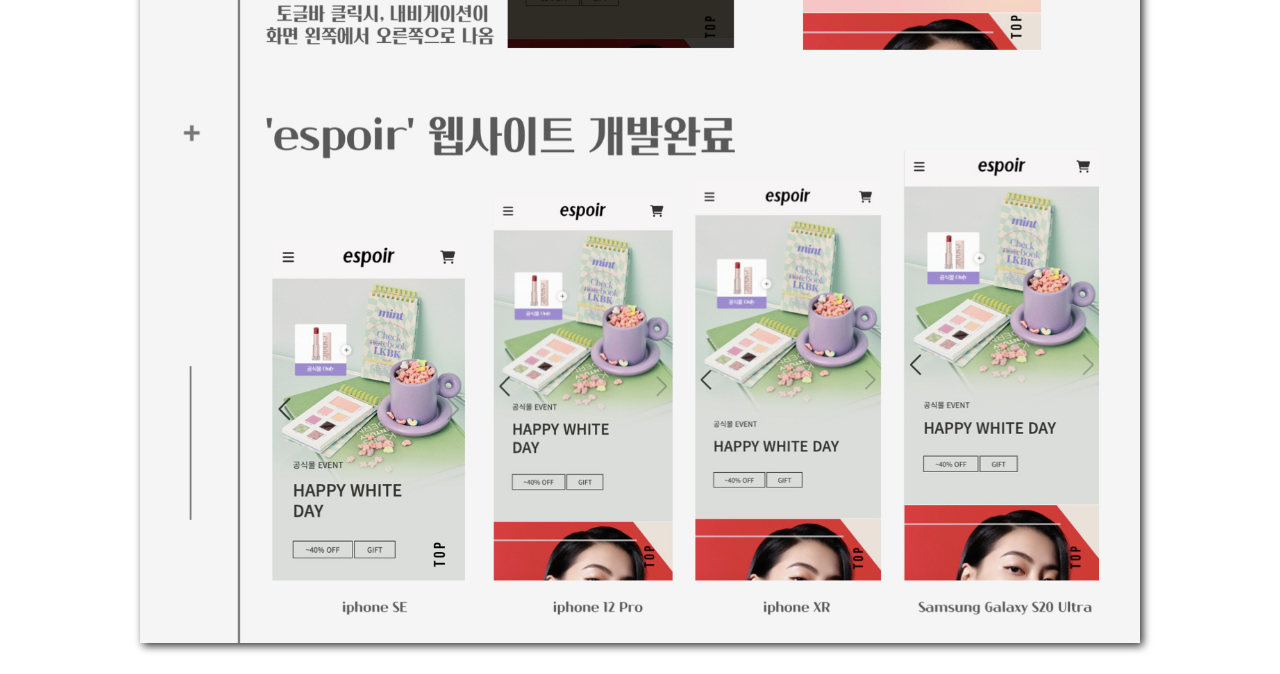
<file: espoir.html>
<!DOCTYPE html>
<html lang="ko">
<head>
    <meta charset="UTF-8">
    <meta http-equiv="X-UA-Compatible" content="IE=edge">
    <meta name="viewport" content="width=device-width, initial-scale=1.0">
    <title>JINYOUNG espoir</title>
    <!-- 파비콘 삽입 -->
    <link rel="shortcut icon" href="./img/favicon.ico" type="image/x-icon">
    <!-- css -->
    <link rel="stylesheet" href="./style/reset.css" type="text/css">
    <link rel="stylesheet" href="./style/base.css" type="text/css">
    <link rel="stylesheet" href="./style/go.css" type="text/css">
</head>
<body>
    <header>
        <h1>반응형 웹사이트 <span>'에스쁘아'</span></h1>
    </header>
    <main>
       <article>
           <h3>에스쁘아작업과정</h3>
           <p>
            기존 '에스쁘아' 사이트의 레이아웃을 부드럽고 따뜻한 느낌으로 디자인,<br>
            <ins>미디어쿼리를 사용</ins>하여 pc, tablet, mobile ver으로 볼 수 있는<br>
            반응형 웹사이트로 제작하였습니다.<br>
            <span>URL : https://sjy19960402.github.io/Espoir/</span>
        </p>
           <img src="./img/espoir_made.jpg" alt="에스쁘아제작과정">
       </article>
    </main>
     <!-- 푸터 영역 -->
     <footer>
        <address>SHINJINYOUNG&nbsp;&copy;2022PORTFOLIO</address>
    </footer>
</body>
</html>
</file>
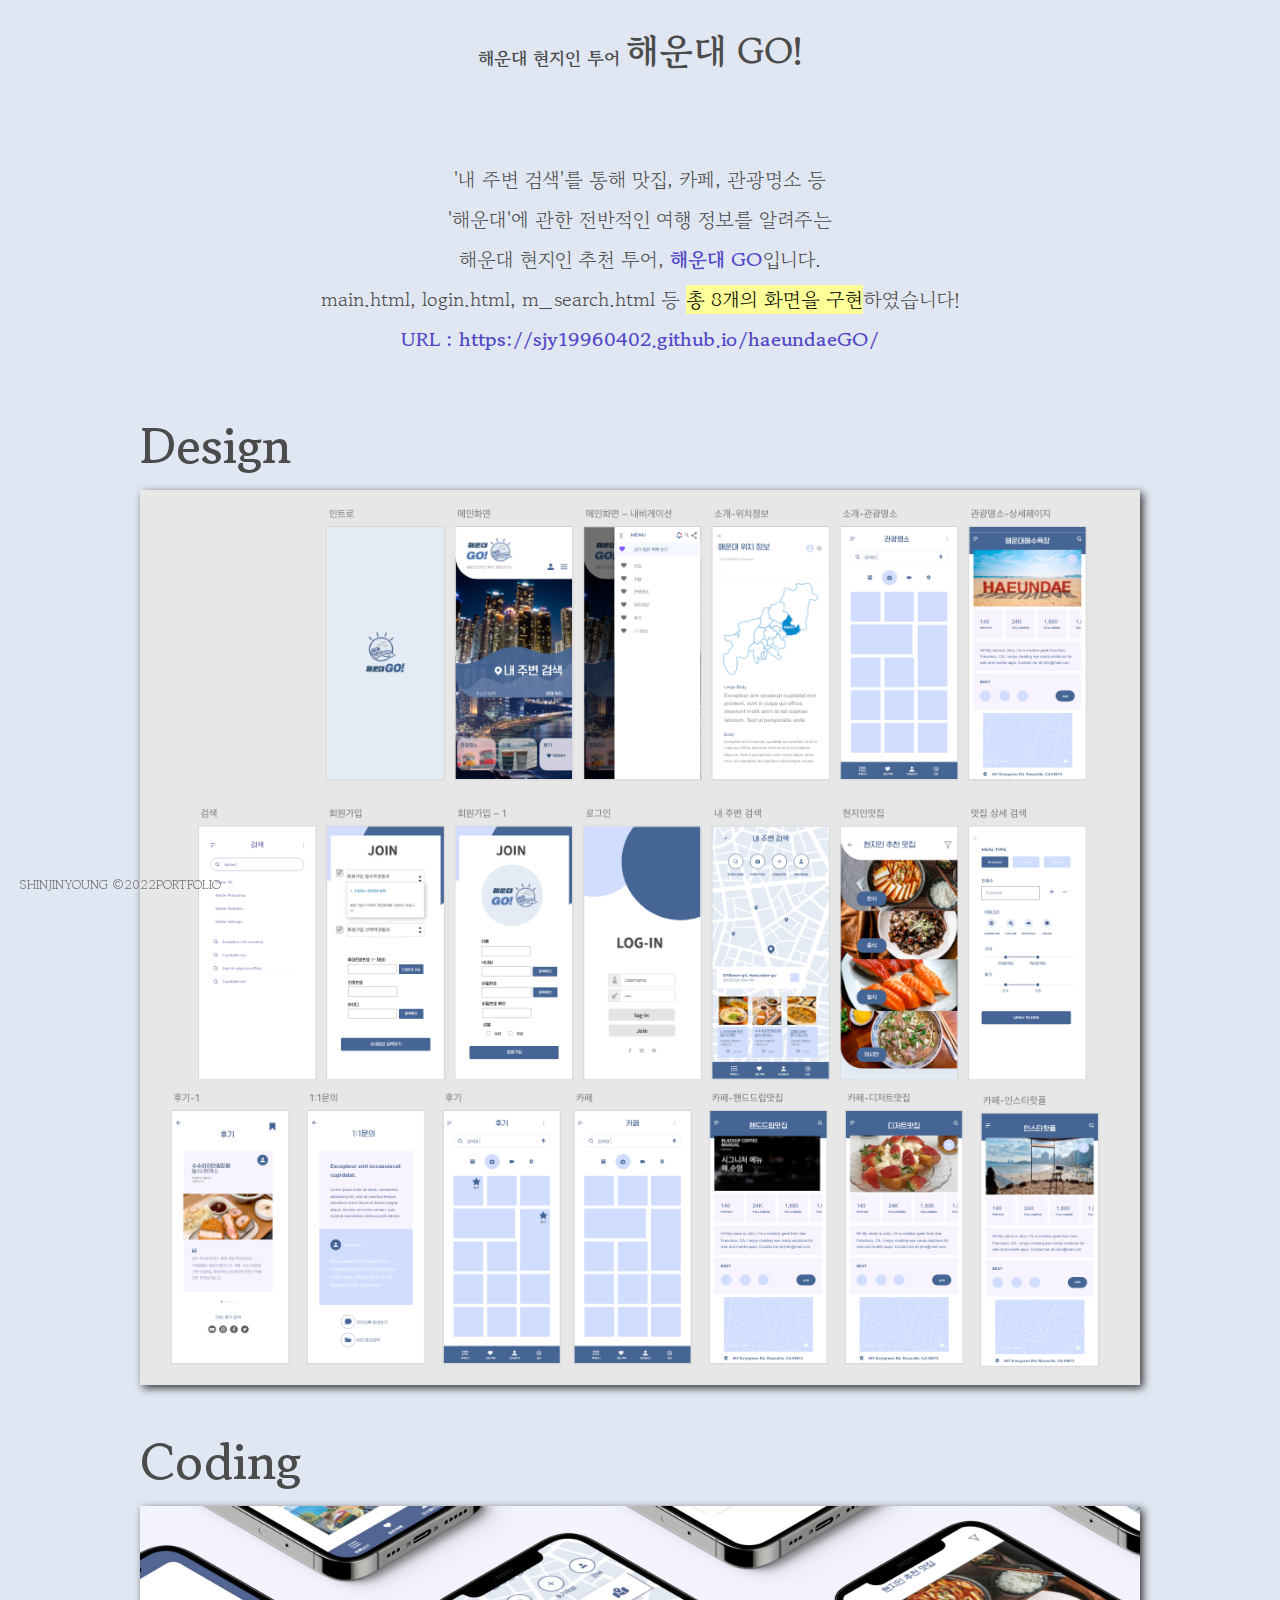
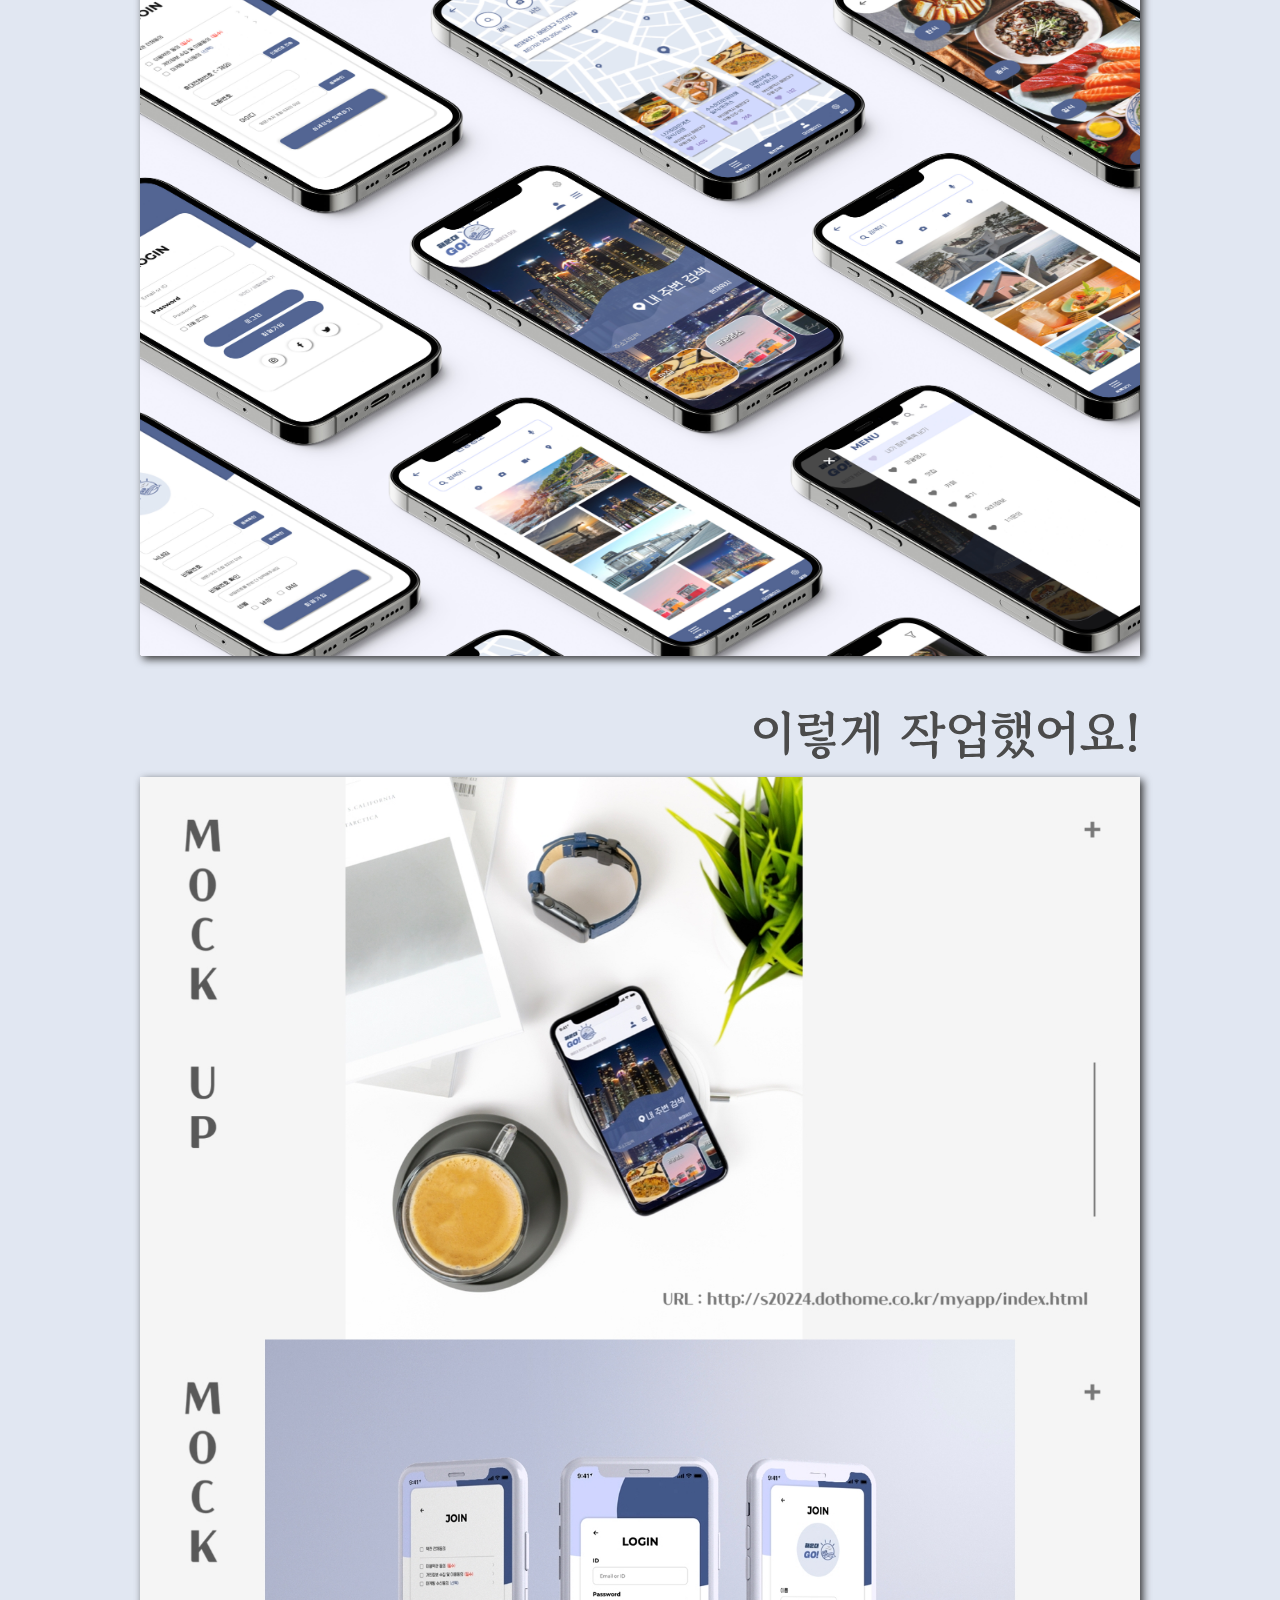
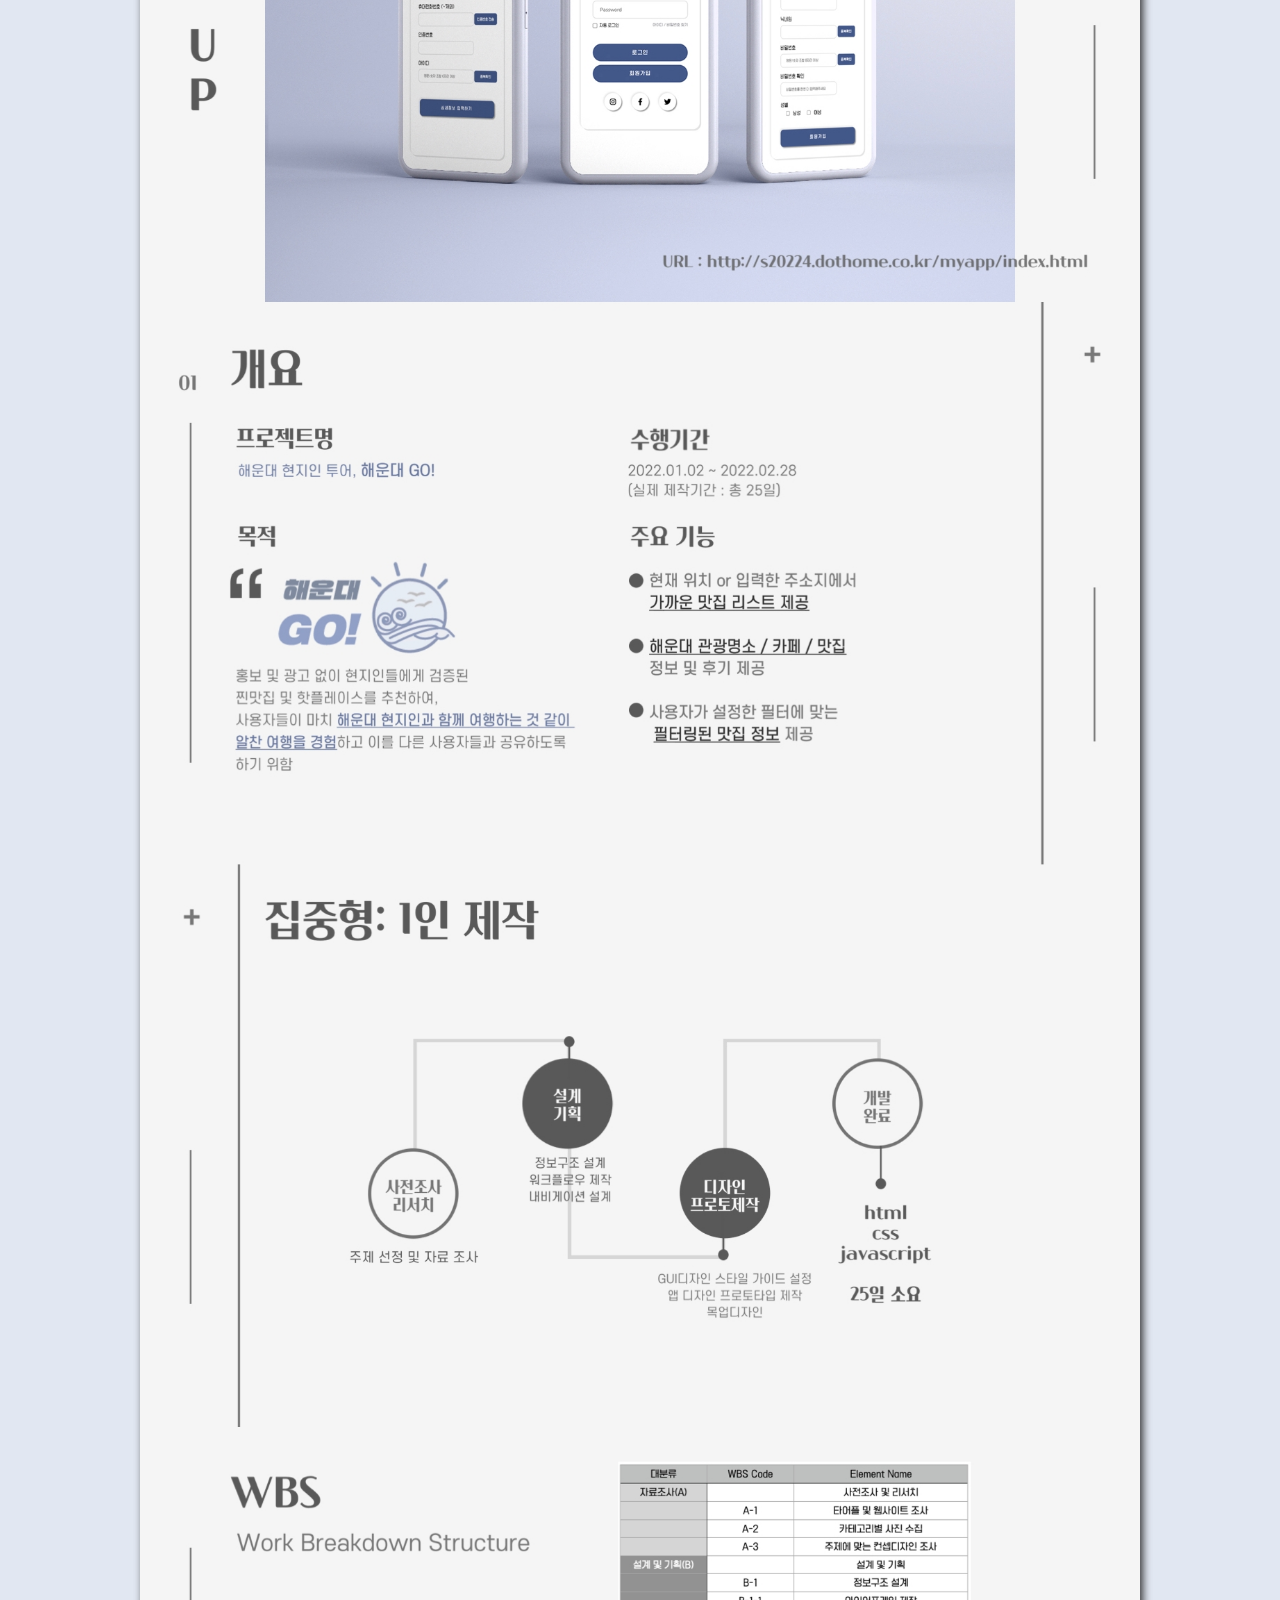
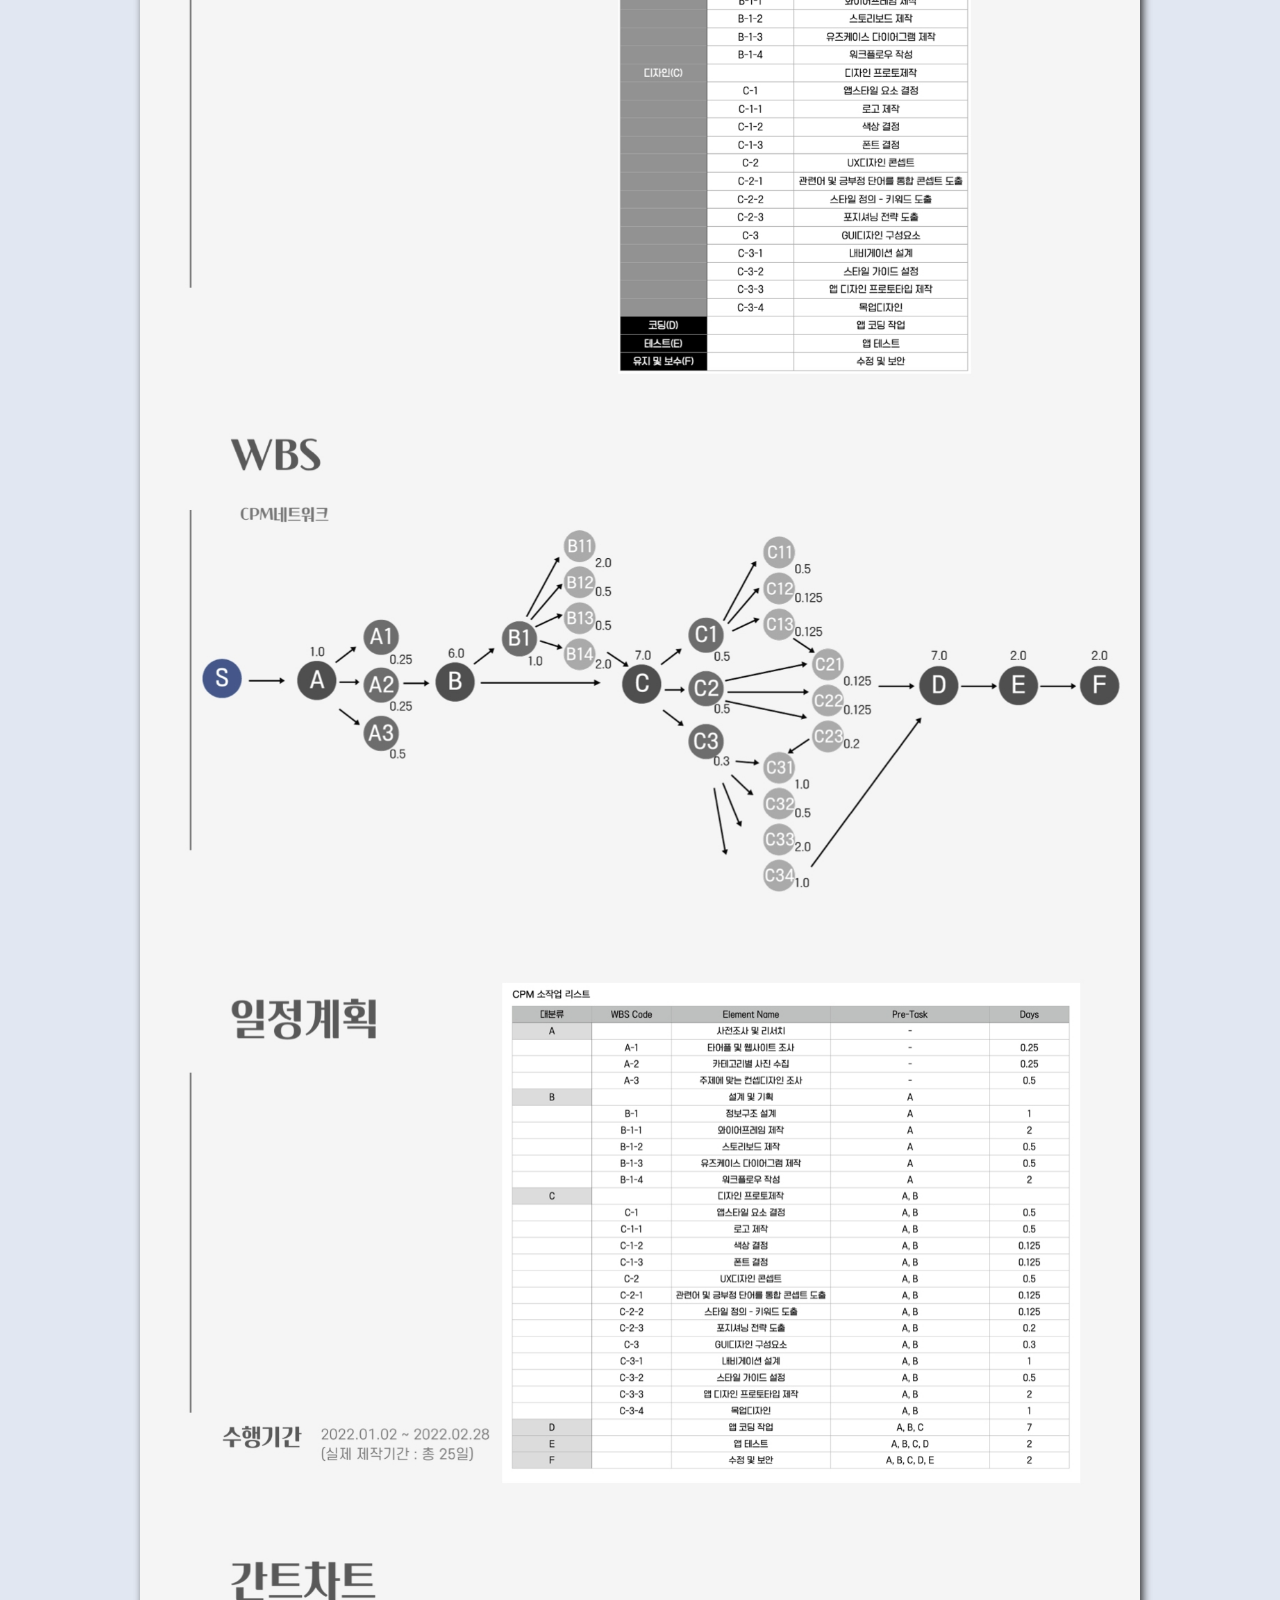
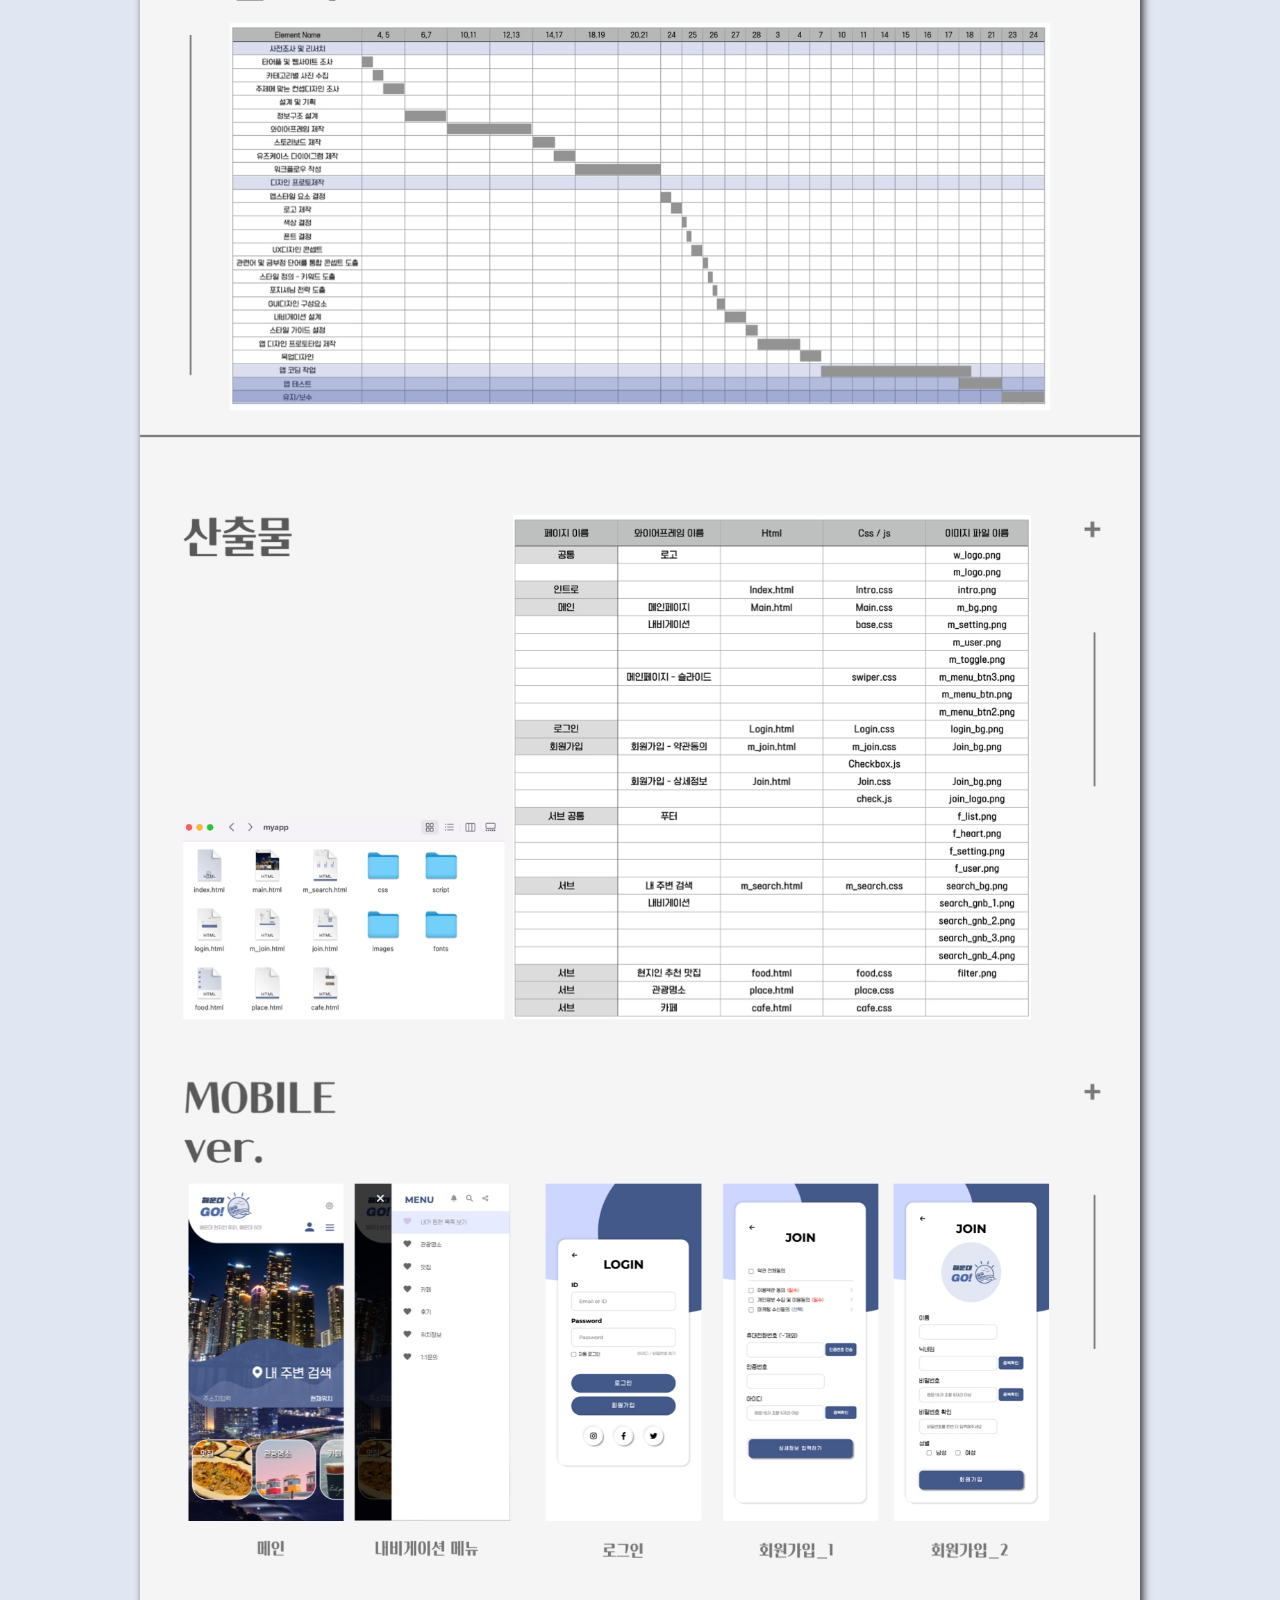
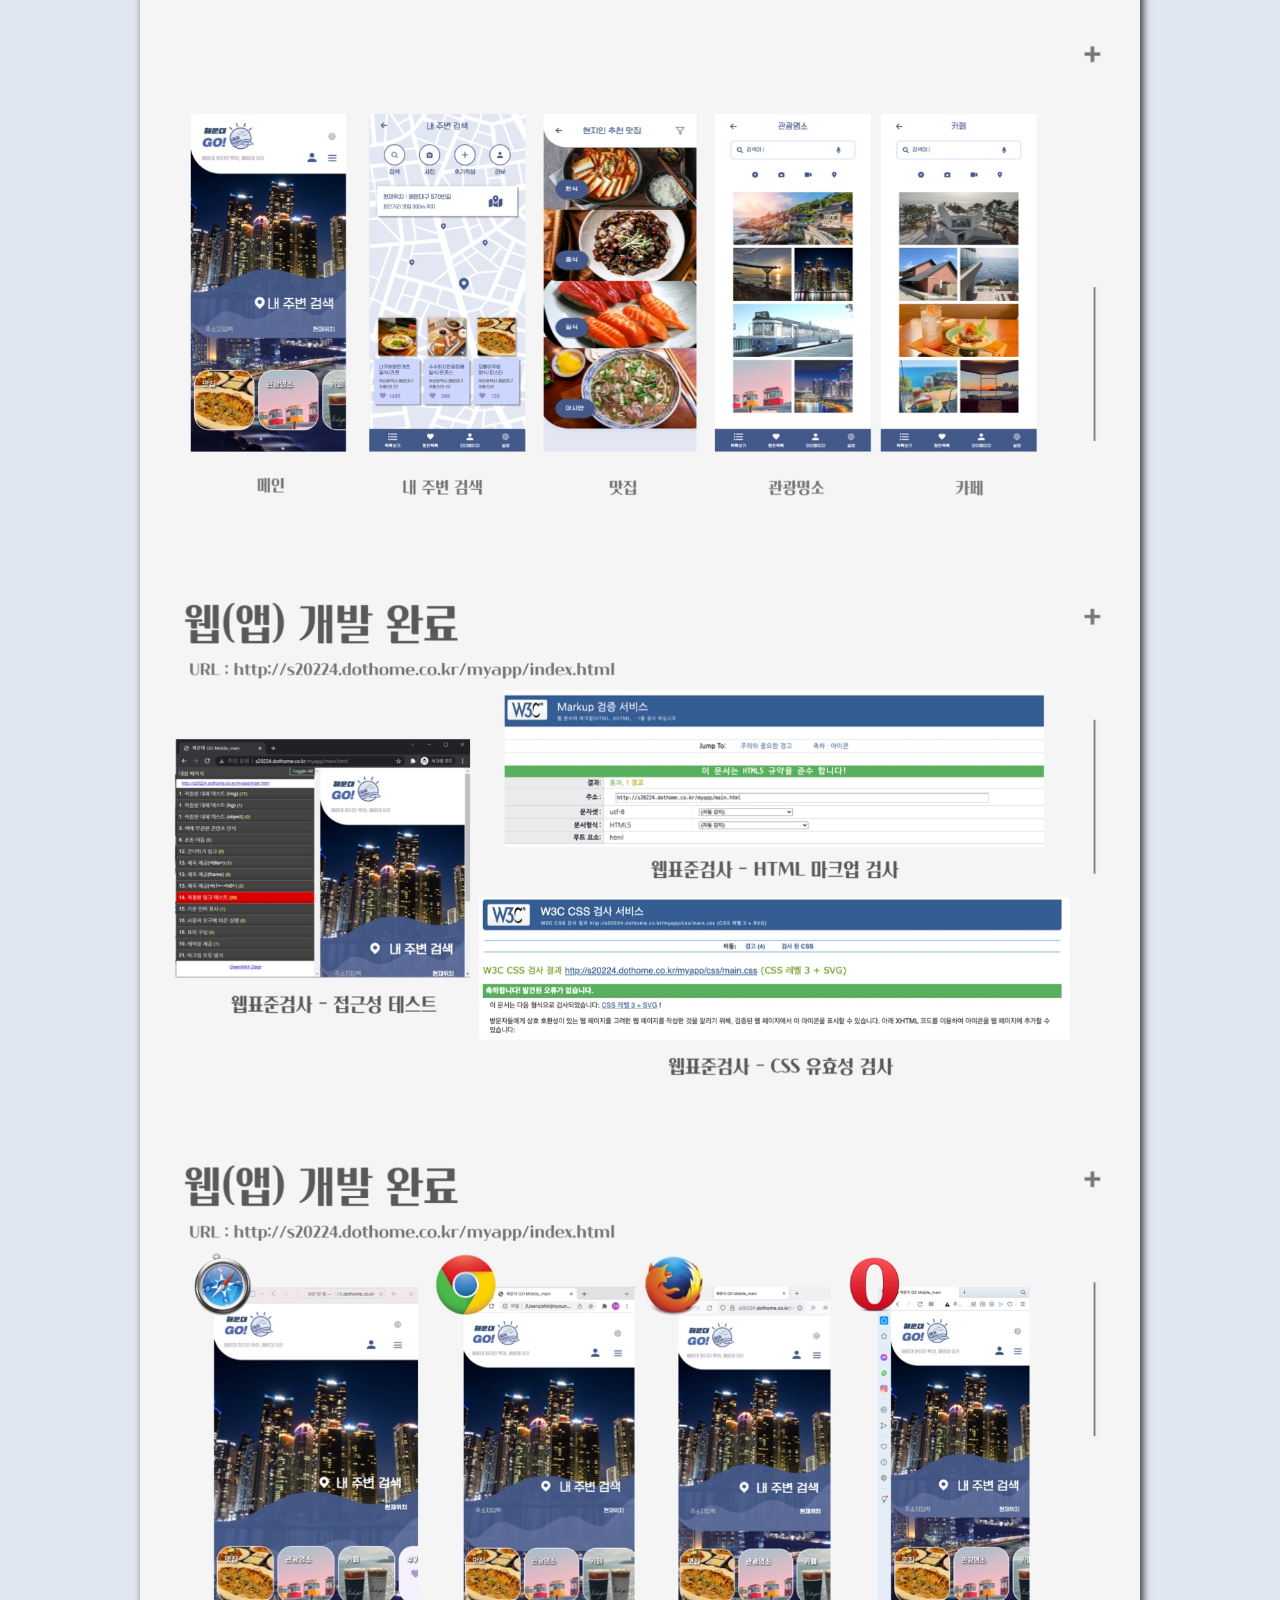
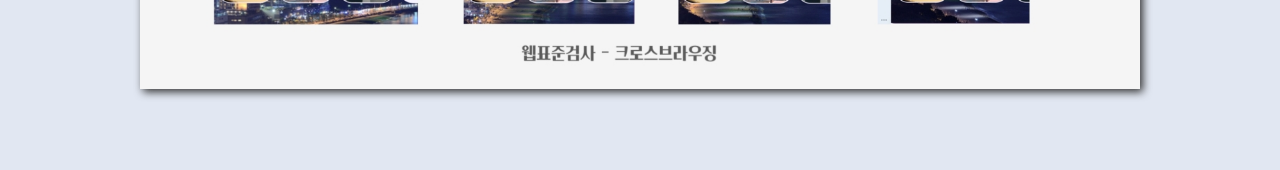
<file: h_go.html>
<!DOCTYPE html>
<html lang="ko">
<head>
    <meta charset="UTF-8">
    <meta http-equiv="X-UA-Compatible" content="IE=edge">
    <meta name="viewport" content="width=device-width, initial-scale=1.0">
    <title>JINYOUNG 해운대GO</title>
    <!-- 파비콘 삽입 -->
    <link rel="shortcut icon" href="./img/favicon.ico" type="image/x-icon">
    <!-- css -->
    <link rel="stylesheet" href="./style/reset.css" type="text/css">
   <link rel="stylesheet" href="./style/base.css" type="text/css">
   <link rel="stylesheet" href="./style/go_.css" type="text/css">
</head>
<body>
    <header>
        <h1>해운대 현지인 투어 <span>해운대 GO!</span></h1>
    </header>
    <main>
        <p class="info">
            '내 주변 검색'를 통해 맛집, 카페, 관광명소 등<br>
            '해운대'에 관한 전반적인 여행 정보를 알려주는 <br>
            해운대 현지인 추천 투어, <span>해운대 GO</span>입니다.<br>
            main.html, login.html, m_search.html 등 <ins>총 8개의 화면을 구현</ins>하였습니다!<br>
            <span>URL : https://sjy19960402.github.io/haeundaeGO/</span>
        </p>
        <article>
            <h2>Design</h2>
            <img src="./img/go_design.png" alt="xd디자인">
        </article>
        <article>
            <h2>Coding</h2>
            <img src="./img/go_result.jpg" alt="구현">
        </article>
       <article>
           <h2>이렇게 작업했어요!</h2>
           <img src="./img/go_make.jpg" alt="해운대go제작과정">
       </article>
    </main>
     <!-- 푸터 영역 -->
     <footer>
        <address>SHINJINYOUNG&nbsp;&copy;2022PORTFOLIO</address>
    </footer>
</body>
</html>
</file>
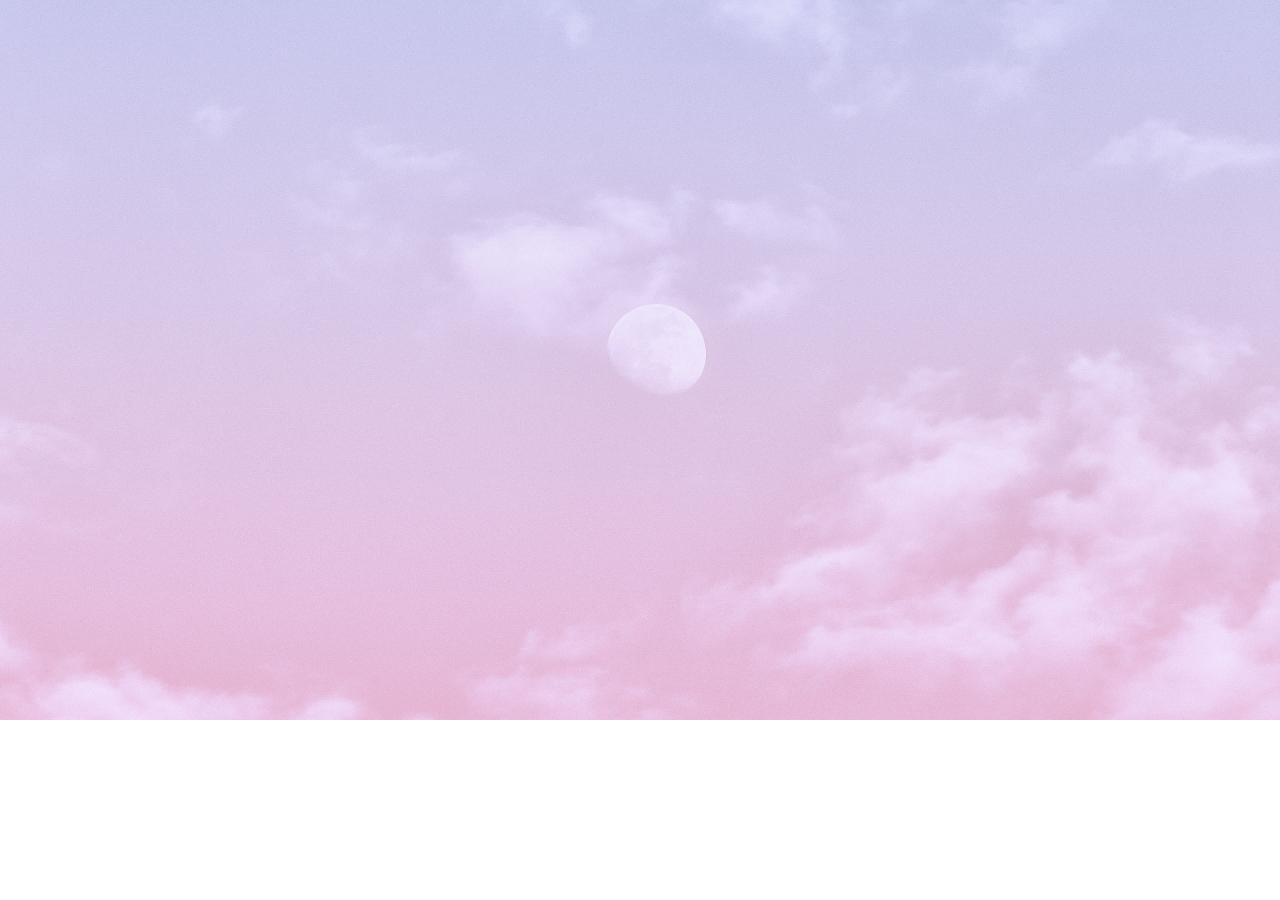
<file: intro.html>
<!DOCTYPE html>
<html lang="ko">
<head>
    <meta charset="UTF-8">
    <meta http-equiv="X-UA-Compatible" content="IE=edge">
    <meta name="viewport" content="width=device-width, initial-scale=1.0">
    <title>JINYOUNG portfolio intro</title>
    <!-- 파비콘 삽입 -->
    <link rel="shortcut icon" href="./img/favicon.ico" type="image/x-icon">
    <!-- css -->
    <link rel="stylesheet" href="./style/reset.css" type="text/css">
</head>
<style>
@import url('https://fonts.googleapis.com/css2?family=Gowun+Batang:wght@400;700&display=swap');
body {
  text-align: center;
  font-family: 'Gowun Batang', serif;
}
div{
    width: 100%; height: 100%;
    overflow: hidden;
}
div img{
    width: 100%;
    animation: ani 5s infinite;
}
@keyframes ani {
    0%{transform: scale(1);}
    50%{transform: scale(1.5);}
    100%{transform: scale(1);}
}

/* 로딩 텍스트 */
#load {
  font-size: 26px;
  position:absolute;
  width:600px;
  height:36px;
  left:50%;
  top:50%;
  margin-left:-300px;
  overflow:visible;
  -webkit-user-select:none;
  -moz-user-select:none;
  -ms-user-select:none;
  user-select:none;
  cursor:default;
}

#load div {
  position:absolute;
  width:20px;
  height:36px;
  opacity:0;
  font-family:Helvetica, Arial, sans-serif;
  animation:move 4s linear infinite;
  -o-animation:move 4s linear infinite;
  -moz-animation:move 4s linear infinite;
  -webkit-animation:move 4s linear infinite;
  transform:rotate(180deg);
  -o-transform:rotate(180deg);
  -moz-transform:rotate(180deg);
  -webkit-transform:rotate(180deg);
  color:#ADB1D6;
}

#load div:nth-child(2) {
  animation-delay:0.2s;
  -o-animation-delay:0.2s;
  -moz-animation-delay:0.2s;
  -webkit-animation-delay:0.2s;
}
#load div:nth-child(3) {
  animation-delay:0.4s;
  -o-animation-delay:0.4s;
  -webkit-animation-delay:0.4s;
  -webkit-animation-delay:0.4s;
}
#load div:nth-child(4) {
  animation-delay:0.6s;
  -o-animation-delay:0.6s;
  -moz-animation-delay:0.6s;
  -webkit-animation-delay:0.6s;
}
#load div:nth-child(5) {
  animation-delay:0.8s;
  -o-animation-delay:0.8s;
  -moz-animation-delay:0.8s;
  -webkit-animation-delay:0.8s;
}
#load div:nth-child(6) {
  animation-delay:1s;
  -o-animation-delay:1s;
  -moz-animation-delay:1s;
  -webkit-animation-delay:1s;
}
#load div:nth-child(7) {
  animation-delay:1.2s;
  -o-animation-delay:1.2s;
  -moz-animation-delay:1.2s;
  -webkit-animation-delay:1.2s;
}

@keyframes move {
  0% {
    left:0;
    opacity:0;
  }
  35% {
    left: 41%; 
    -moz-transform:rotate(0deg);
    -webkit-transform:rotate(0deg);
    -o-transform:rotate(0deg);
    transform:rotate(0deg);
    opacity:1;
  }
  65% {
    left:59%; 
    -moz-transform:rotate(0deg); 
    -webkit-transform:rotate(0deg); 
    -o-transform:rotate(0deg);
    transform:rotate(0deg); 
    opacity:1;
  }
  100% {
    left:100%; 
    -moz-transform:rotate(-180deg); 
    -webkit-transform:rotate(-180deg); 
    -o-transform:rotate(-180deg); 
    transform:rotate(-180deg);
    opacity:0;
  }
}

@-moz-keyframes move {
  0% {
    left:0; 
    opacity:0;
  }
  35% {
    left:41%; 
    -moz-transform:rotate(0deg); 
    transform:rotate(0deg);
    opacity:1;
  }
  65% {
    left:59%; 
    -moz-transform:rotate(0deg); 
    transform:rotate(0deg);
    opacity:1;
  }
  100% {
    left:100%; 
    -moz-transform:rotate(-180deg); 
    transform:rotate(-180deg);
    opacity:0;
  }
}

@-webkit-keyframes move {
  0% {
    left:0; 
    opacity:0;
  }
  35% {
    left:41%; 
    -webkit-transform:rotate(0deg); 
    transform:rotate(0deg); 
    opacity:1;
  }
  65% {
    left:59%; 
    -webkit-transform:rotate(0deg); 
    transform:rotate(0deg); 
    opacity:1;
  }
  100% {
    left:100%;
    -webkit-transform:rotate(-180deg); 
    transform:rotate(-180deg); 
    opacity:0;
  }
}

@-o-keyframes move {
  0% {
    left:0; 
    opacity:0;
  }
  35% {
    left:41%; 
    -o-transform:rotate(0deg); 
    transform:rotate(0deg); 
    opacity:1;
  }
  65% {
    left:59%; 
    -o-transform:rotate(0deg); 
    transform:rotate(0deg); 
    opacity:1;
  }
  100% {
    left:100%; 
    -o-transform:rotate(-180deg); 
    transform:rotate(-180deg); 
    opacity:0;
  }
}
</style>
<script>
// 브라우저 미리보기를 실행하면, n초 뒤에 startpage라는 함수를 실행함 
    window.onload=function(){
        setTimeout('startPage()',4500);
    }
        function startPage(){
        document.location.href="index.html";
        }
</script>
<body>
<div>
    <img src="./img/sky_bg.jpg" alt="배경">
<div id="load">
    <div>G</div>
    <div>N</div>
    <div>I</div>
    <div>D</div>
    <div>A</div>
    <div>O</div>
    <div>L</div>
  </div>
</div>
</body>
</html>
</file>
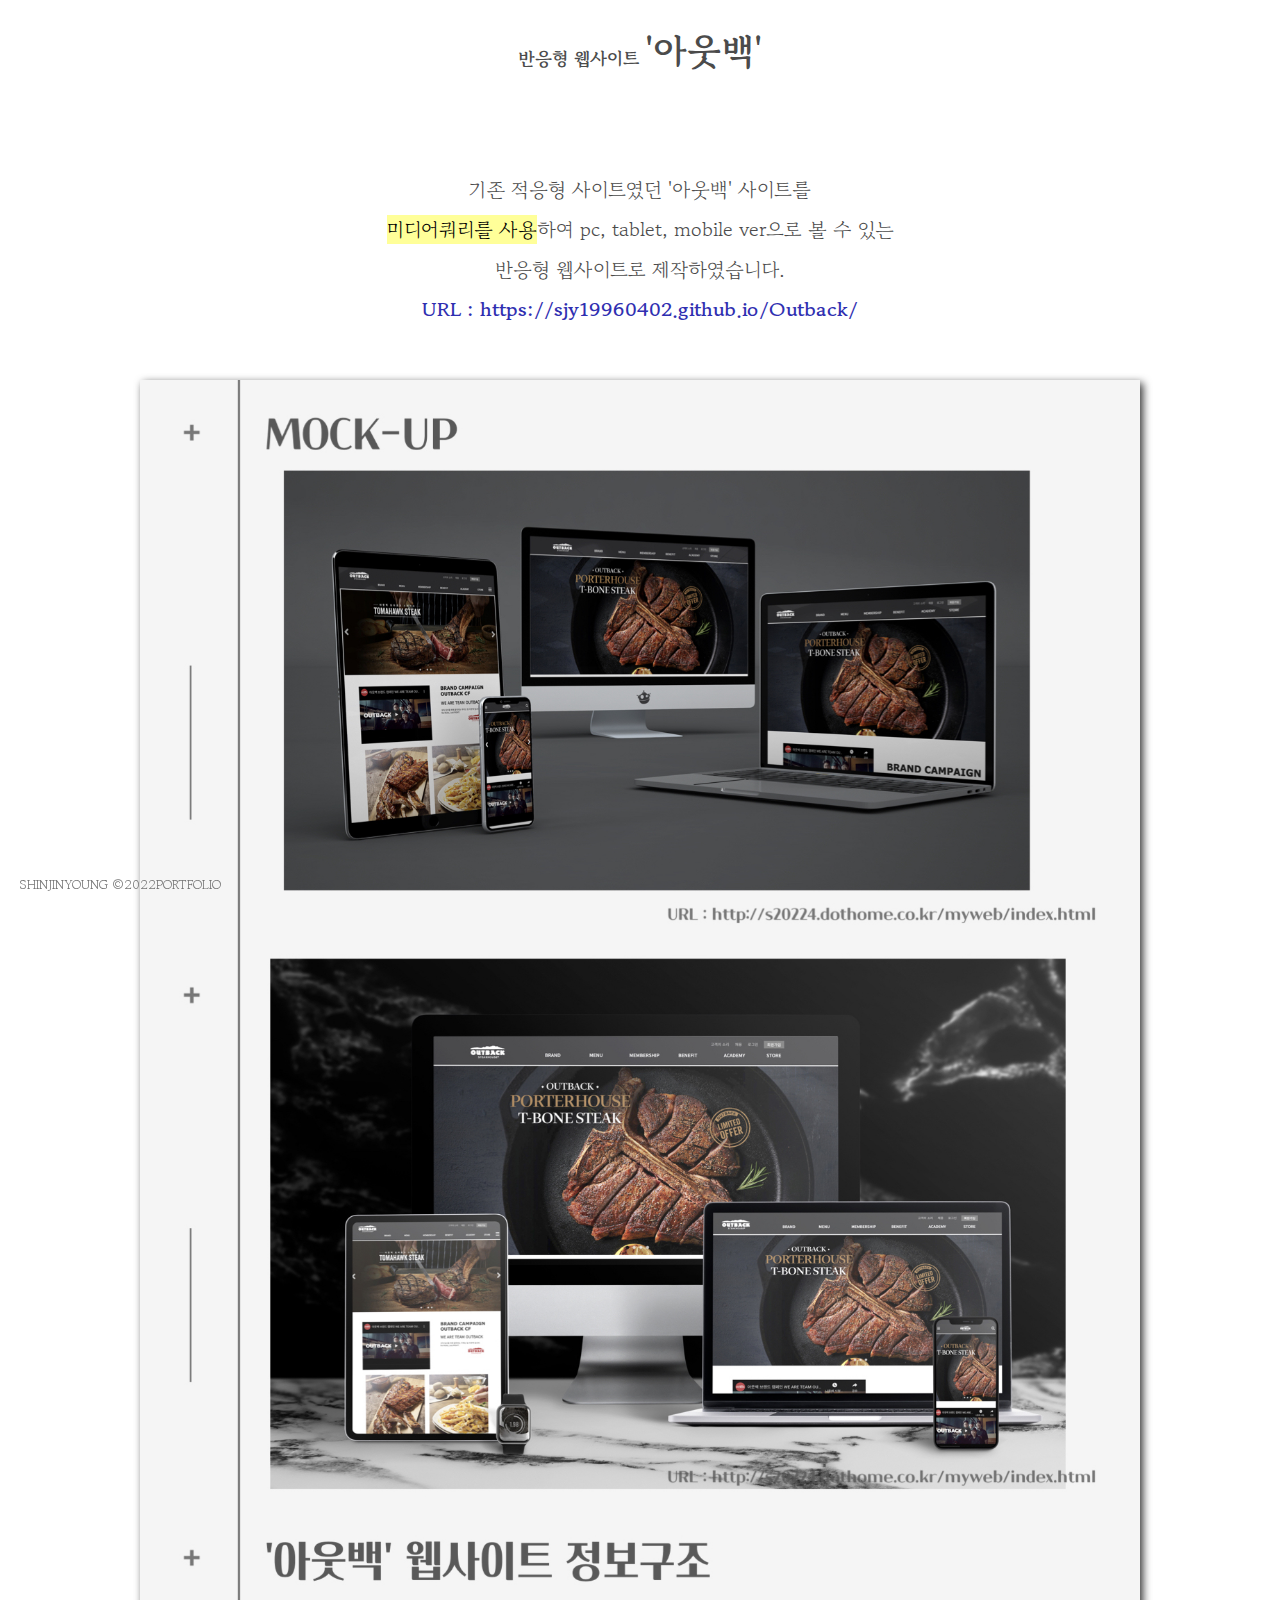
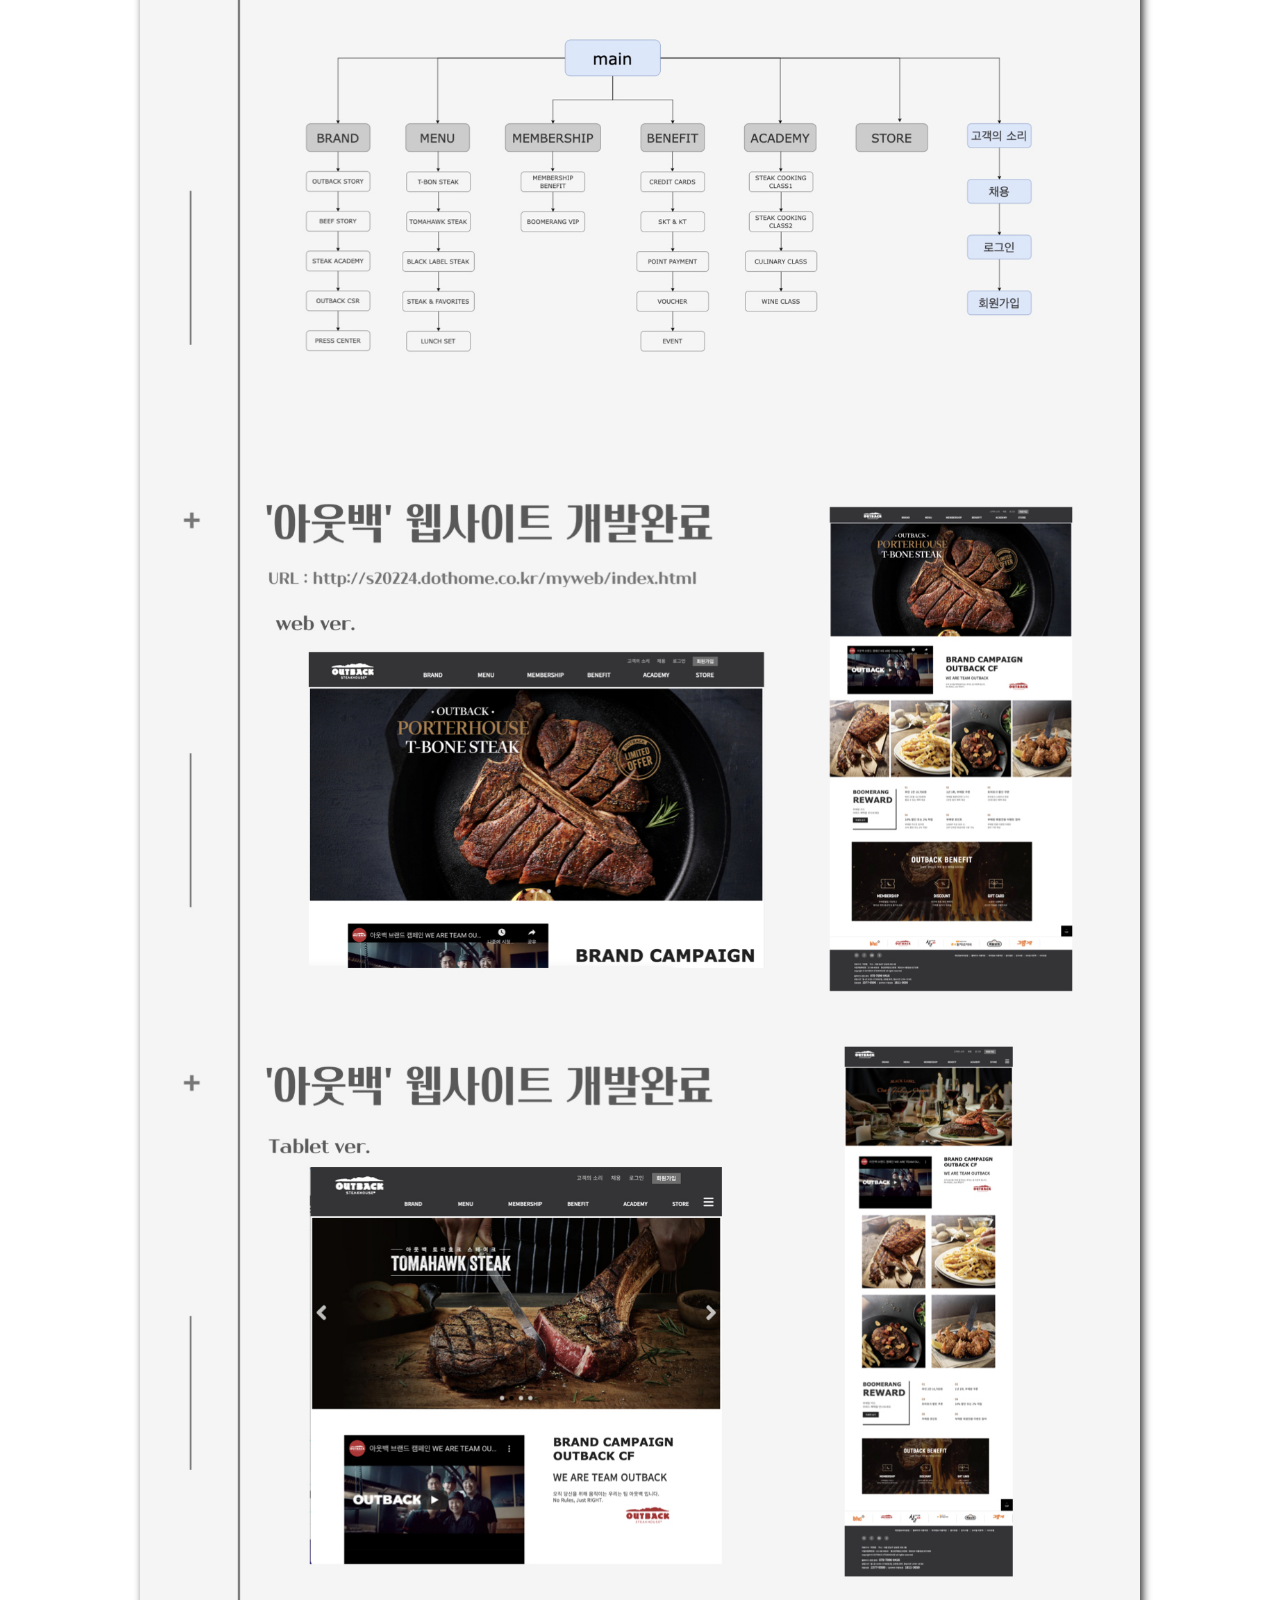
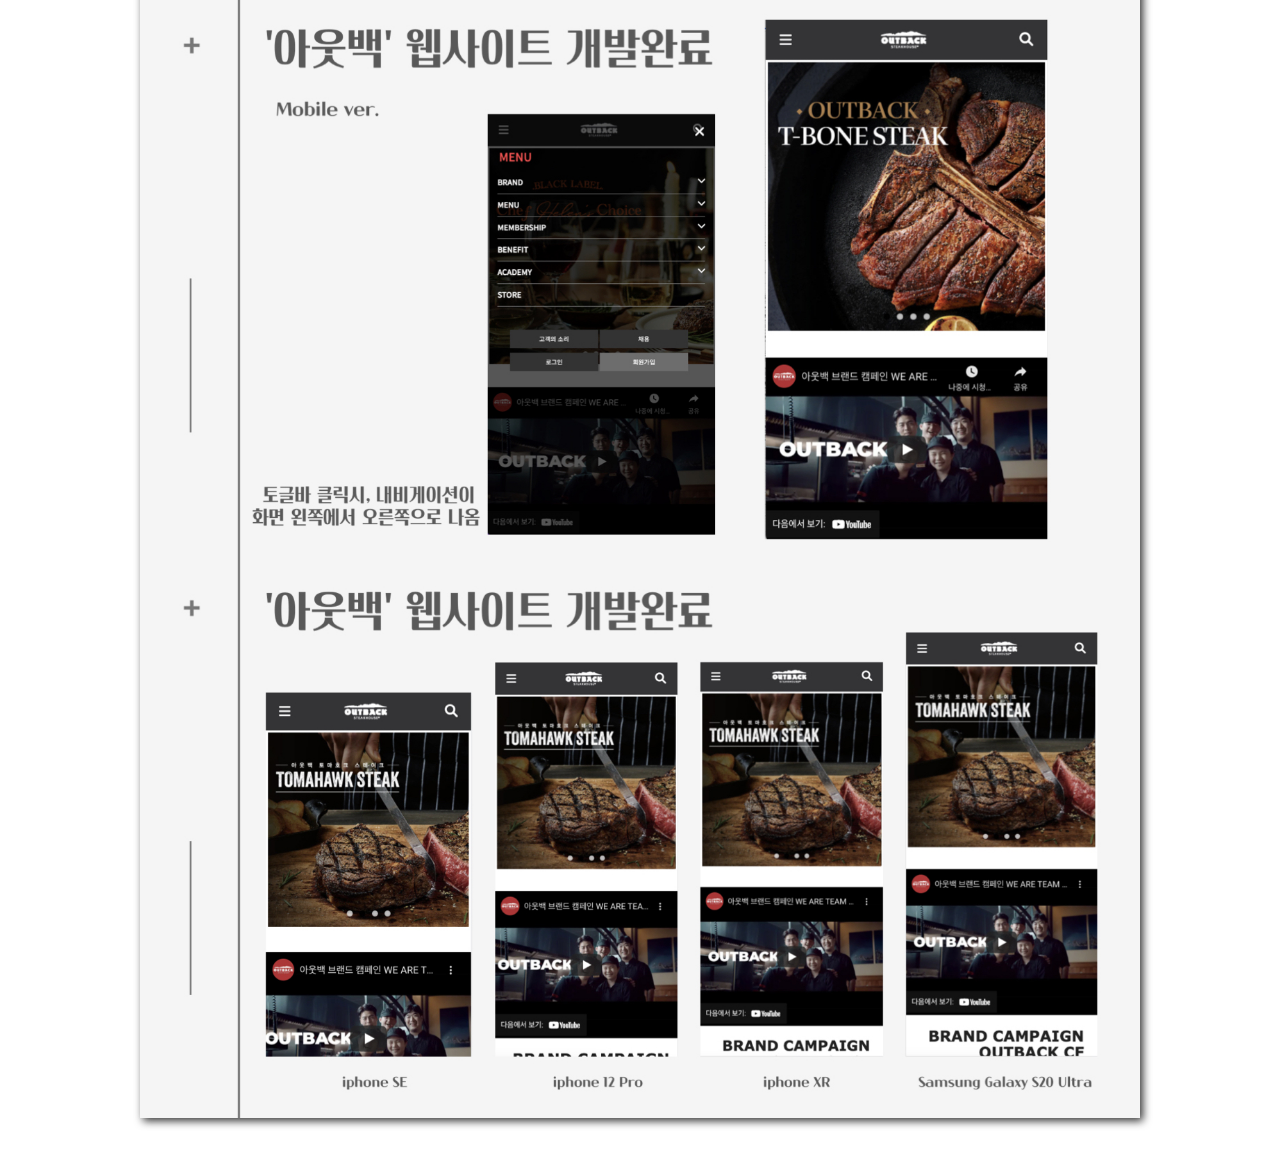
<file: outback.html>
<!DOCTYPE html>
<html lang="ko">
<head>
    <meta charset="UTF-8">
    <meta http-equiv="X-UA-Compatible" content="IE=edge">
    <meta name="viewport" content="width=device-width, initial-scale=1.0">
    <title>JINYOUNG outback</title>
    <!-- 파비콘 삽입 -->
    <link rel="shortcut icon" href="./img/favicon.ico" type="image/x-icon">
    <!-- css -->
    <link rel="stylesheet" href="./style/reset.css" type="text/css">
   <link rel="stylesheet" href="./style/base.css" type="text/css">
   <link rel="stylesheet" href="./style/go.css" type="text/css">
</head>
<body>
    <header>
        <h1>반응형 웹사이트 <span>'아웃백'</span></h1>
    </header>
    <main>
       <article>
           <h3>아웃백작업과정</h3>
           <p>
               기존 적응형 사이트였던 '아웃백' 사이트를<br>
               <ins>미디어쿼리를 사용</ins>하여 pc, tablet, mobile ver으로 볼 수 있는<br>
               반응형 웹사이트로 제작하였습니다.<br>
               <span>URL : https://sjy19960402.github.io/Outback/</span>
           </p>
           <img src="./img/outback_made.jpg" alt="아웃백제작과정">
       </article>
    </main>
     <!-- 푸터 영역 -->
     <footer>
        <address>SHINJINYOUNG&nbsp;&copy;2022PORTFOLIO</address>
    </footer>
</body>
</html>
</file>
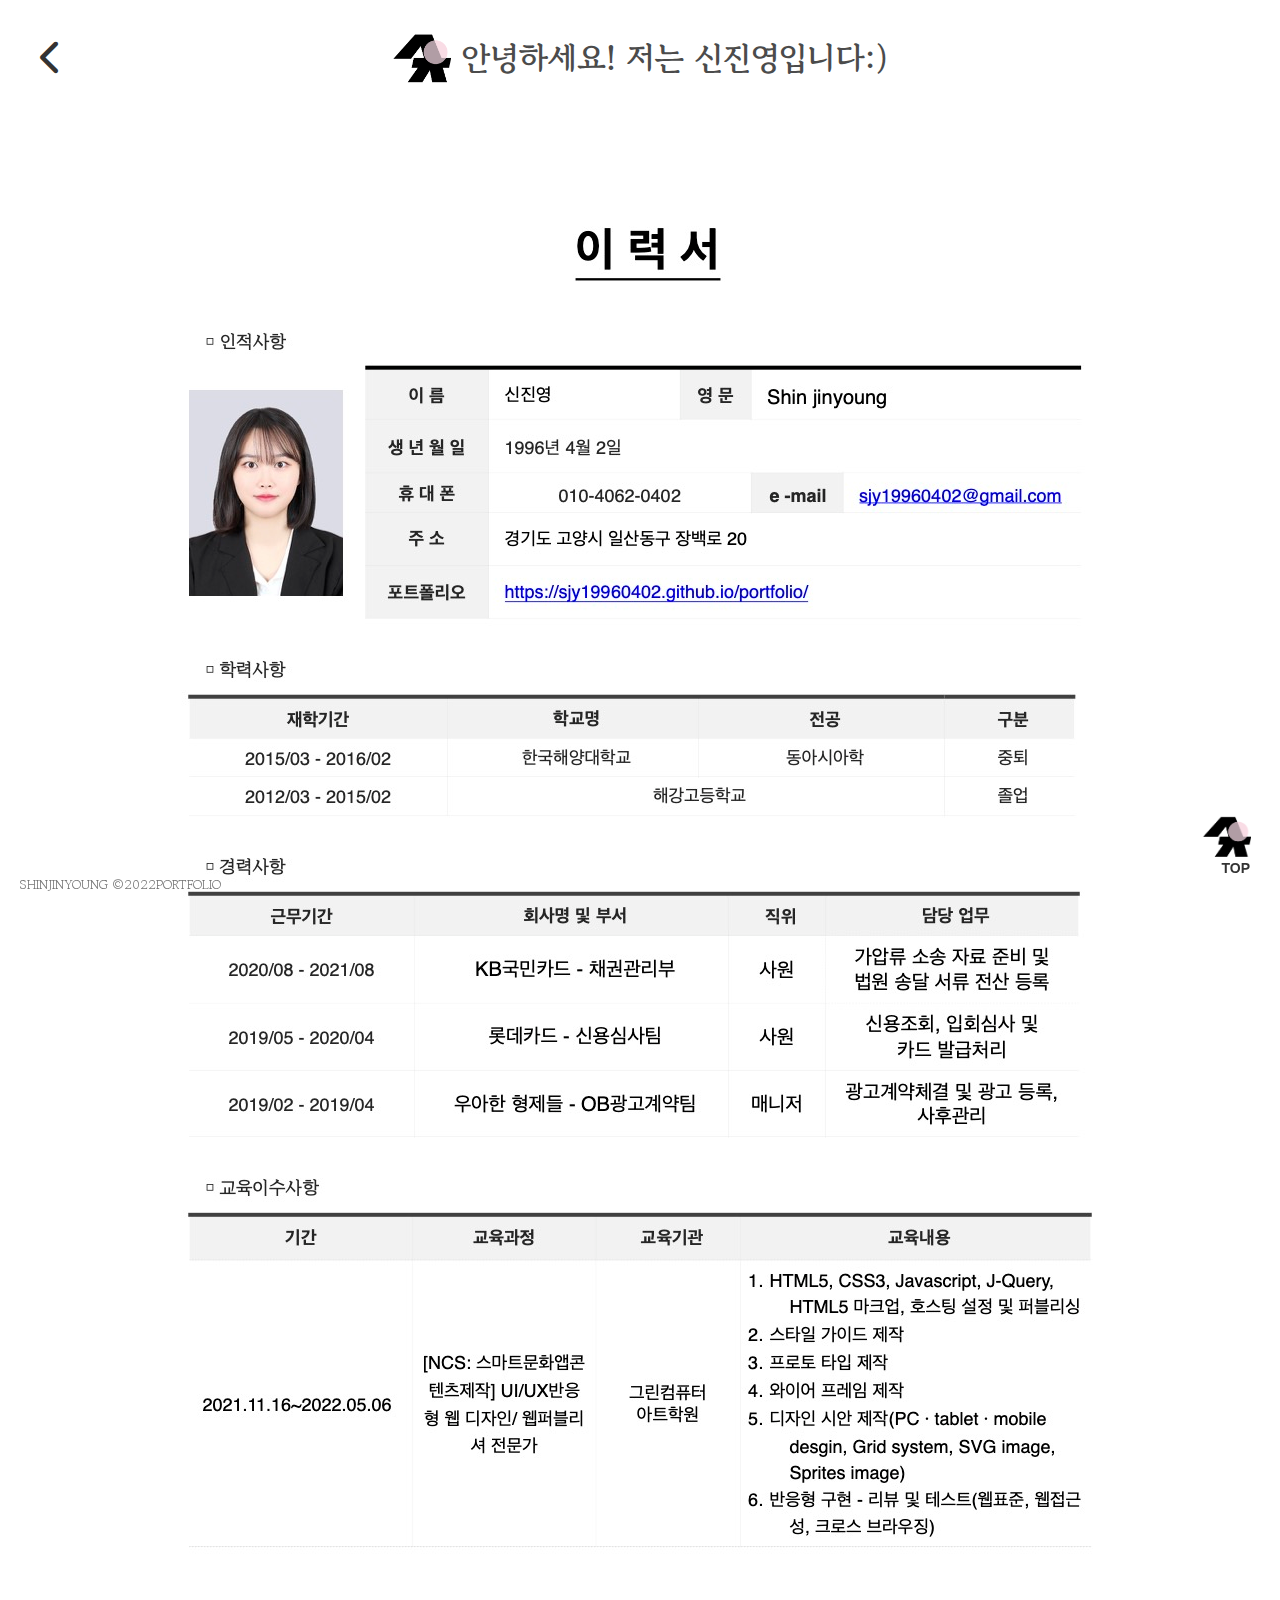
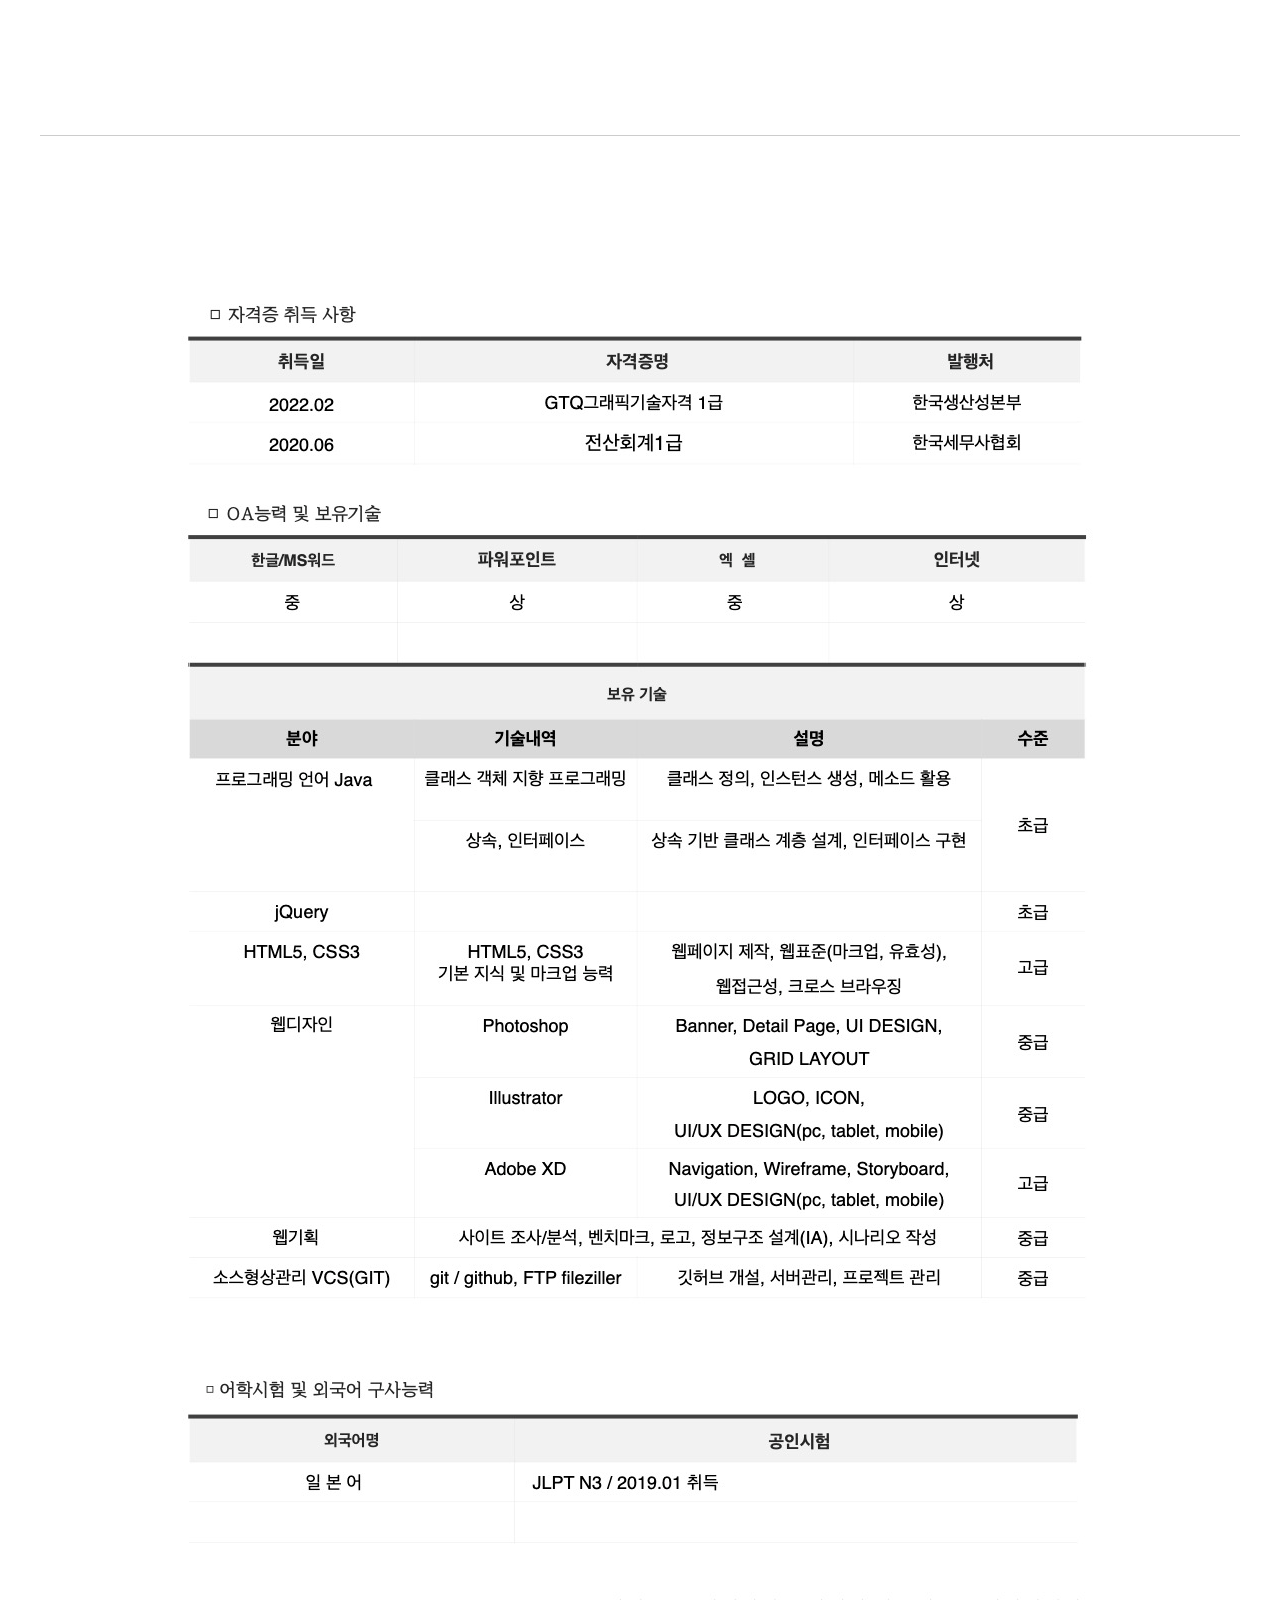
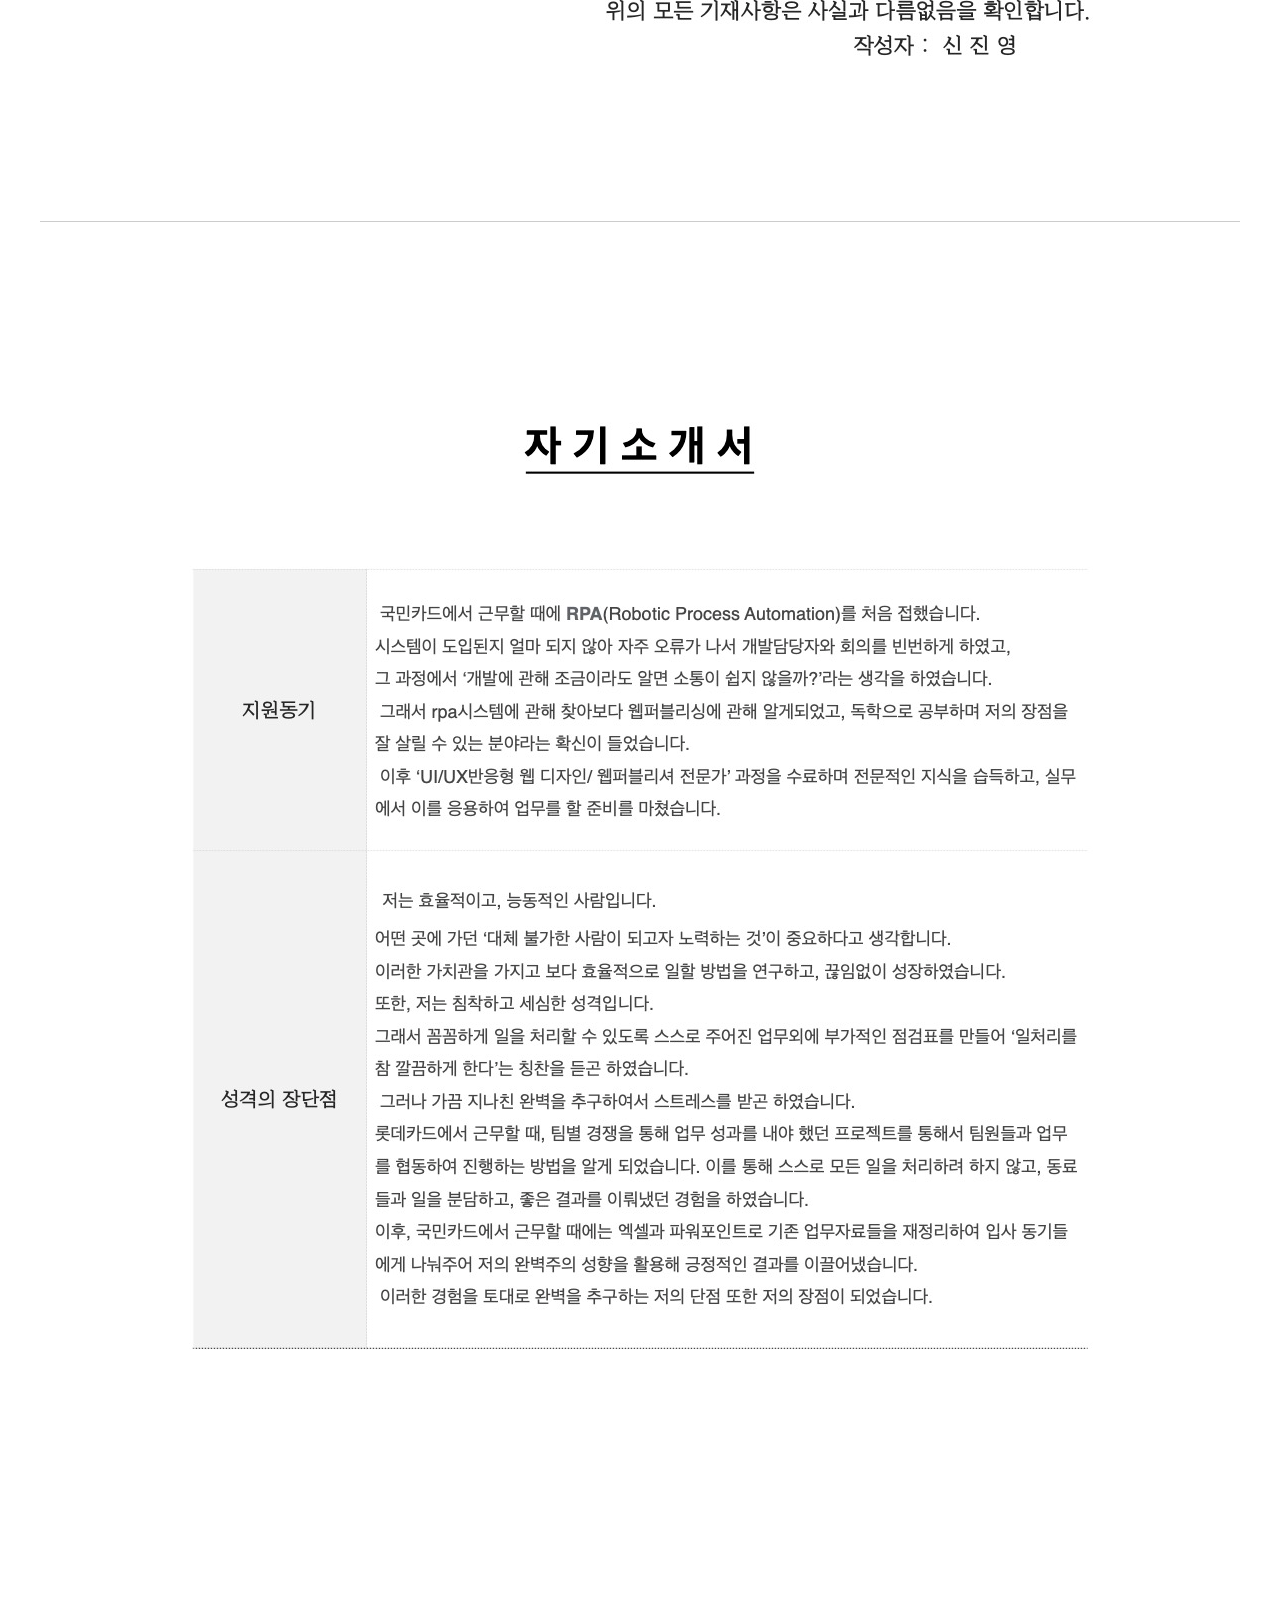
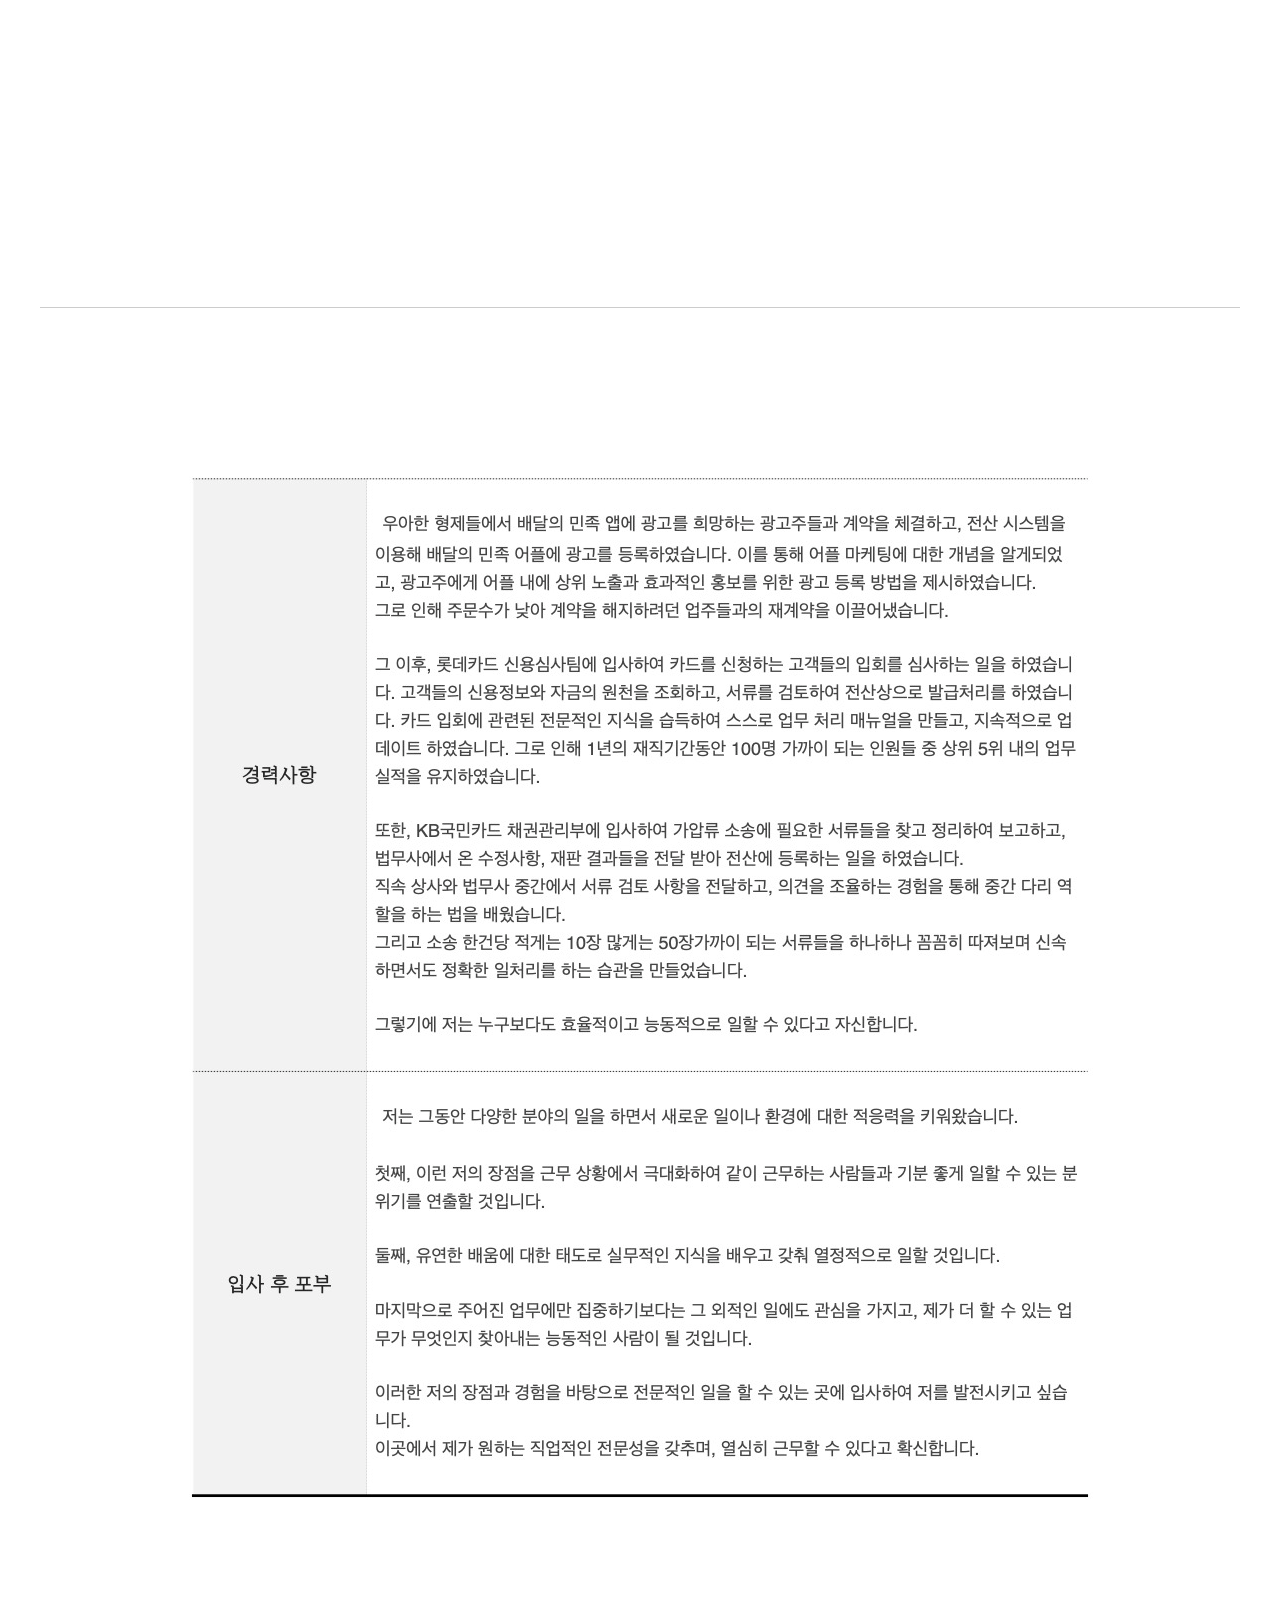
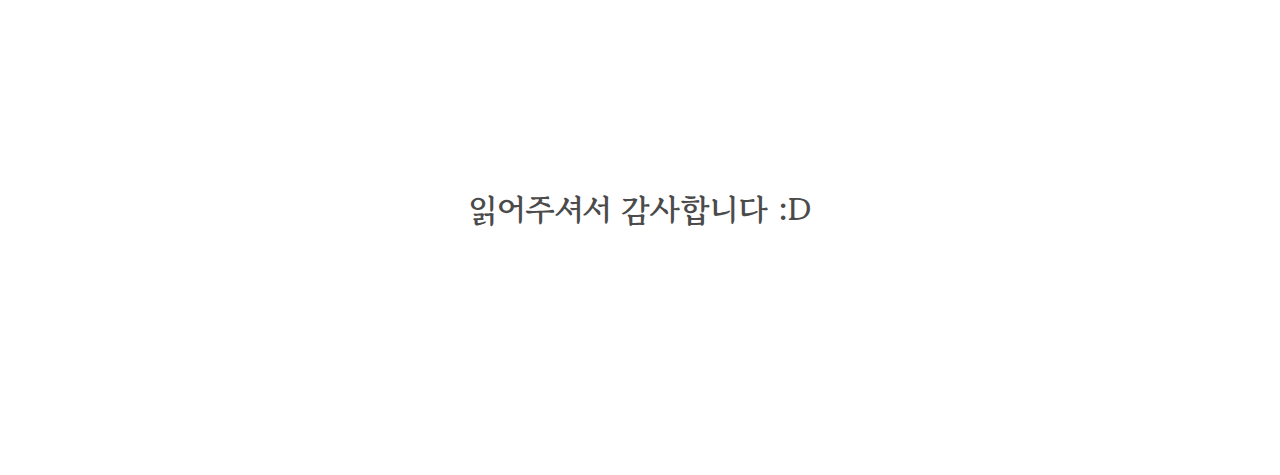
<file: profile.html>
<!DOCTYPE html>
<html lang="ko">
<head>
    <meta charset="UTF-8">
    <meta http-equiv="X-UA-Compatible" content="IE=edge">
    <meta name="viewport" content="width=device-width, initial-scale=1.0">
    <title>JINYOUNG profile</title>
    <!-- 파비콘 삽입 -->
    <link rel="shortcut icon" href="./img/favicon.ico" type="image/x-icon">
    <!-- css -->
    <link rel="stylesheet" href="./style/reset.css" type="text/css">
    <!-- 폰트어썸 아이콘 -->
   <link rel="stylesheet" href="https://cdnjs.cloudflare.com/ajax/libs/font-awesome/6.0.0/css/all.min.css" integrity="sha512-9usAa10IRO0HhonpyAIVpjrylPvoDwiPUiKdWk5t3PyolY1cOd4DSE0Ga+ri4AuTroPR5aQvXU9xC6qOPnzFeg==" crossorigin="anonymous" referrerpolicy="no-referrer" />
   <link rel="stylesheet" href="./style/base.css" type="text/css">
   <link rel="stylesheet" href="./style/profile.css" type="text/css">
</head>
<body>
    <header>
        <a href="index.html"><i class="fas fa-chevron-left"></i></a>
        <h1><img src="./img/logo_v3.png" alt="로고이미지">
            안녕하세요! 저는 신진영입니다:)
        </h1>
    </header>
    <main>
        <article>
            <h3>이력서1p</h3>
            <img src="./img/profile_1.jpg" alt="1페이지">
        </article>
        <article>
            <h3>이력서2p</h3>
            <img src="./img/profile_2.jpg" alt="2페이지">
        </article>
        <article>
            <h3>이력서3p</h3>
            <img src="./img/profile_3.jpg" alt="3페이지">
        </article>
        <article>
            <h3>이력서4p</h3>
            <img src="./img/profile_4.jpg" alt="4페이지">
            <h4>읽어주셔서 감사합니다 :D</h4>
        </article>
        <!-- 최상단 top btn -->
        <aside><a href="#" title="상단으로 가기">
            <img src="./img/logo_v3.png" alt="top"><span>top</span></a></aside>
    </main>
    <footer>
        <address>SHINJINYOUNG&nbsp;&copy;2022PORTFOLIO</address>
    </footer>
</body>
</html>
</file>
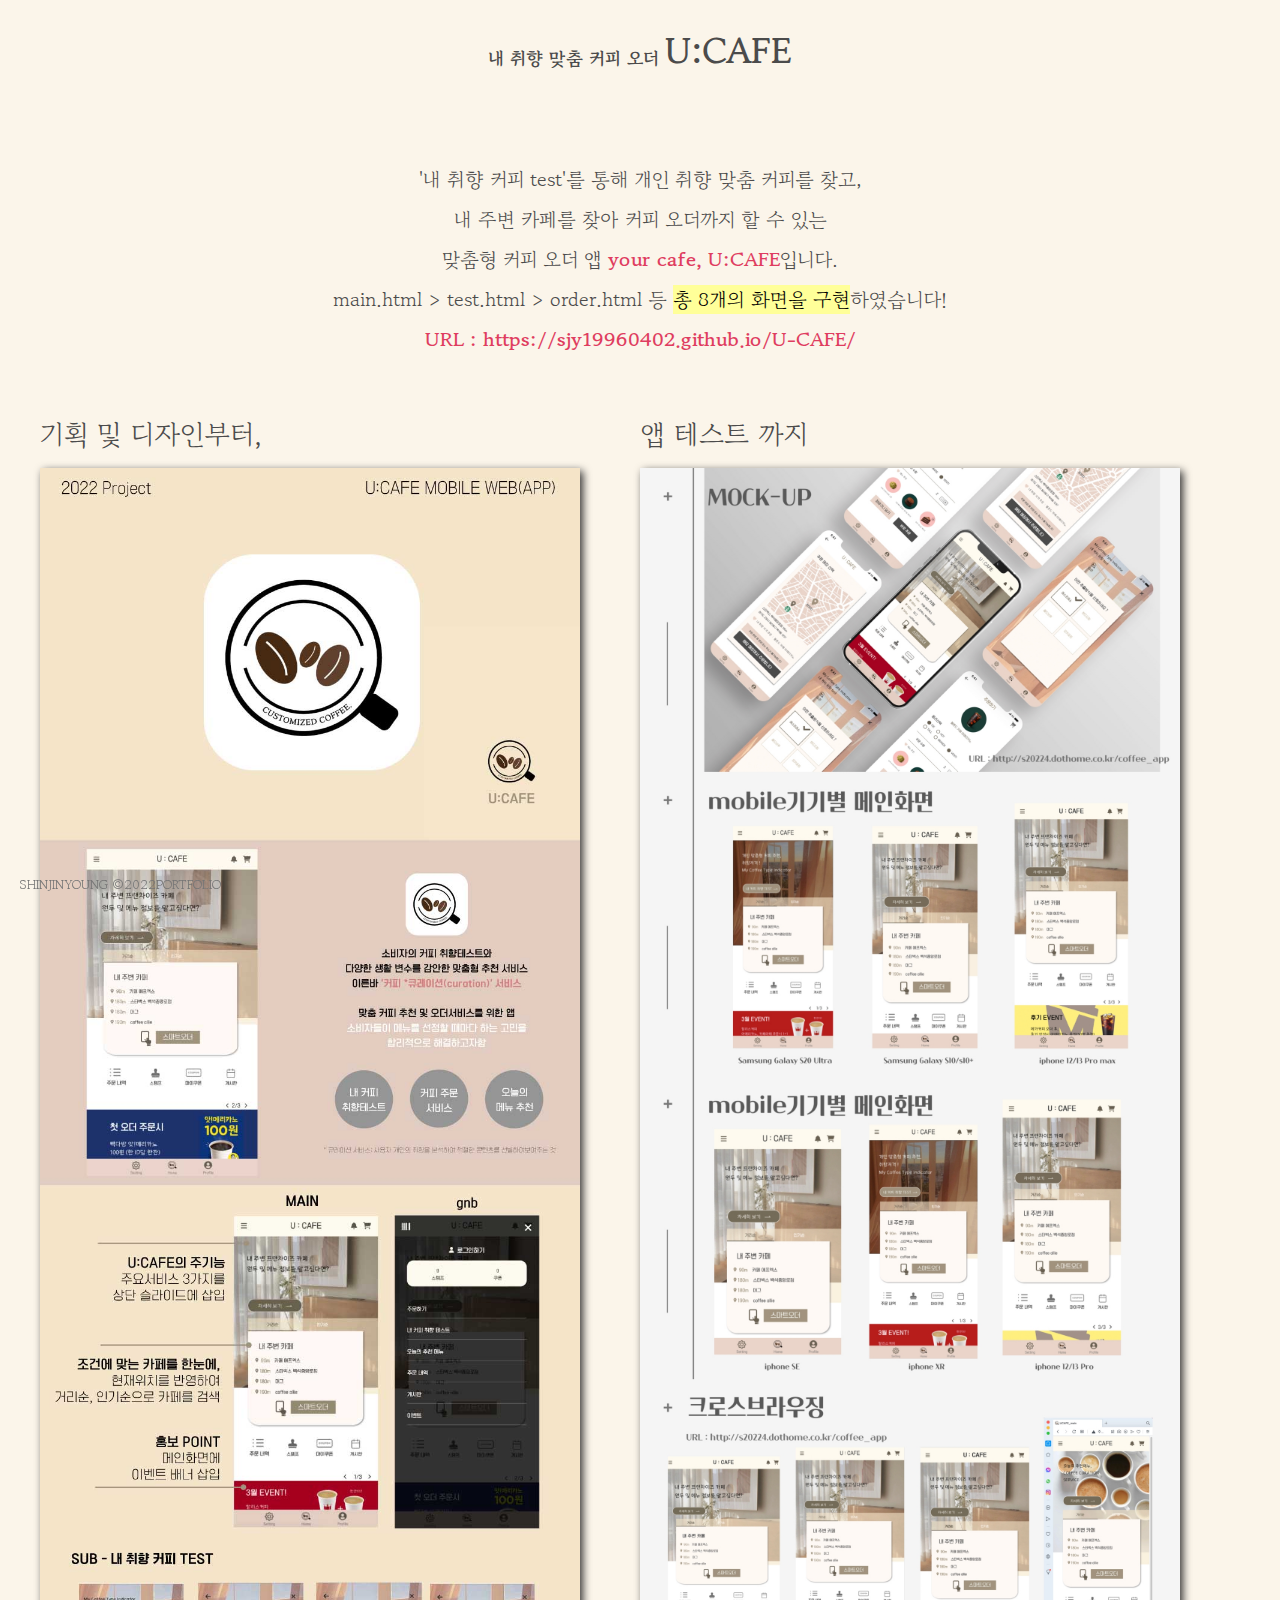
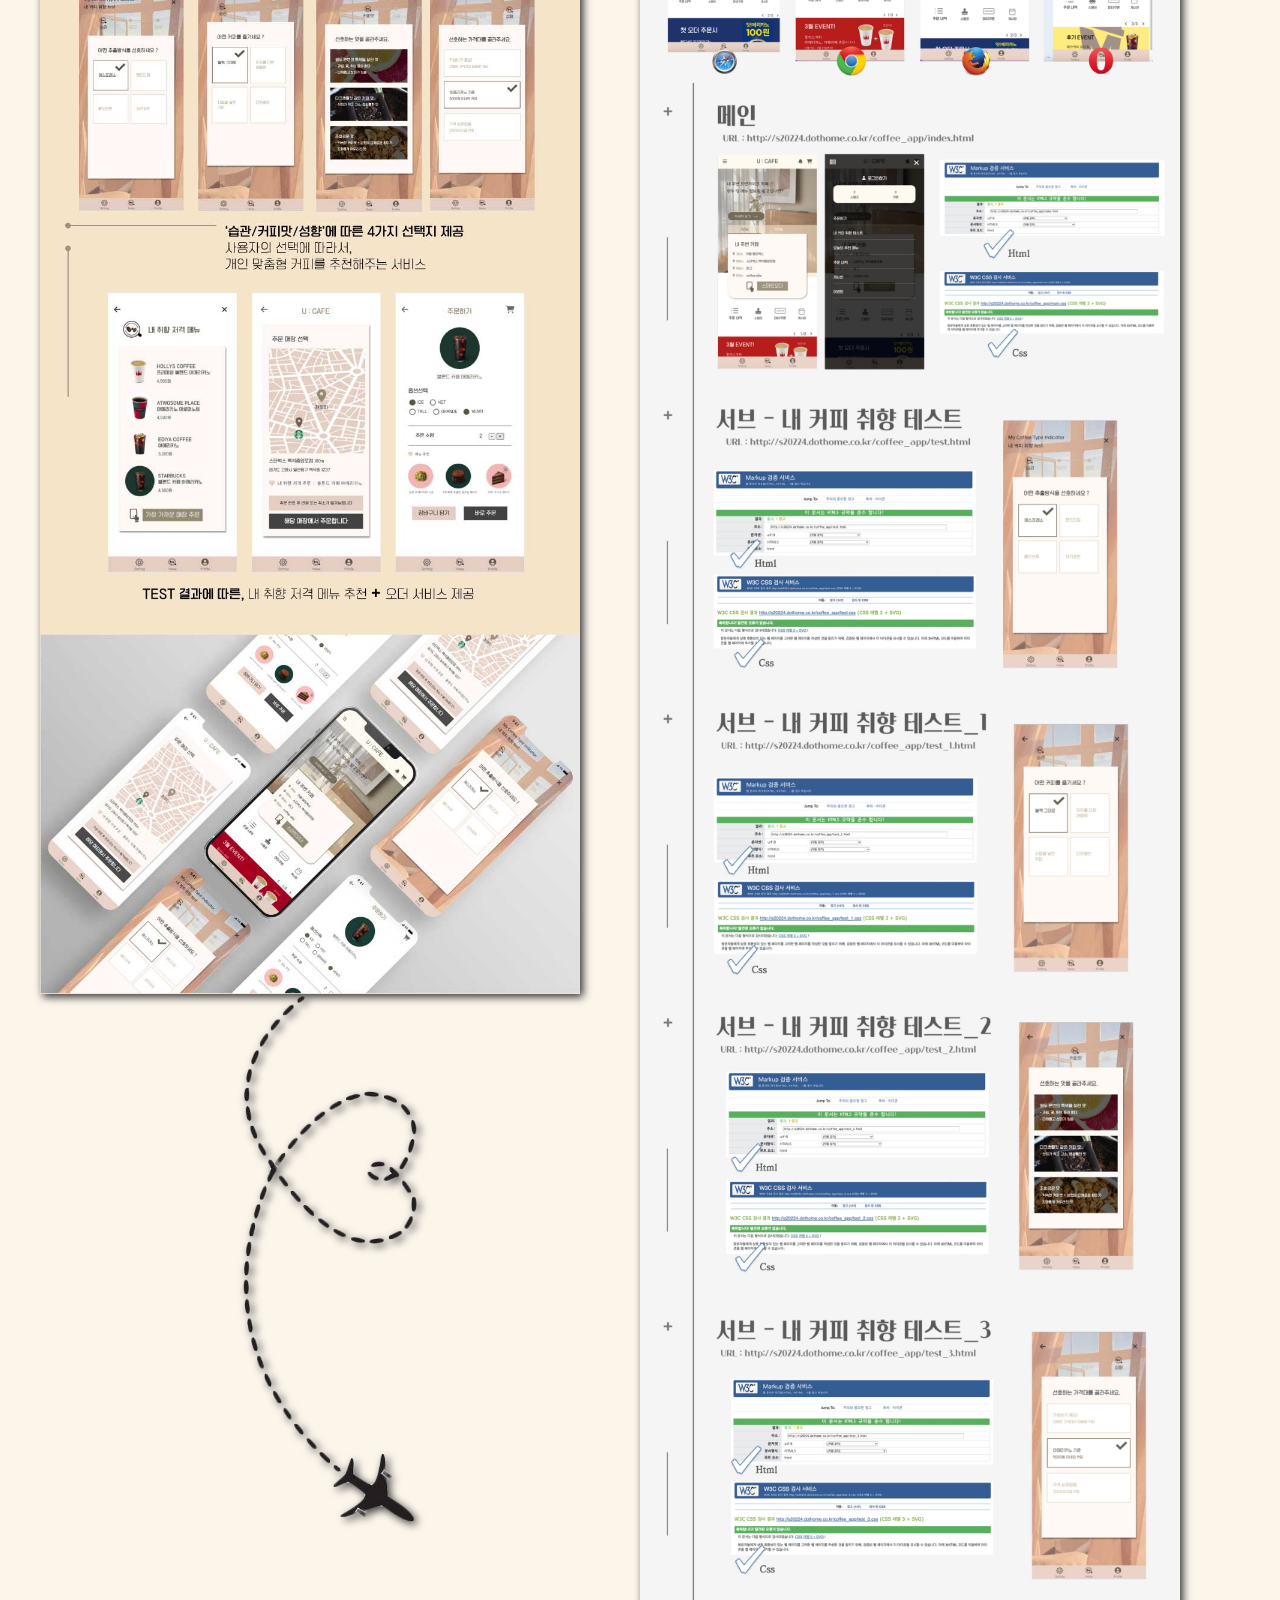
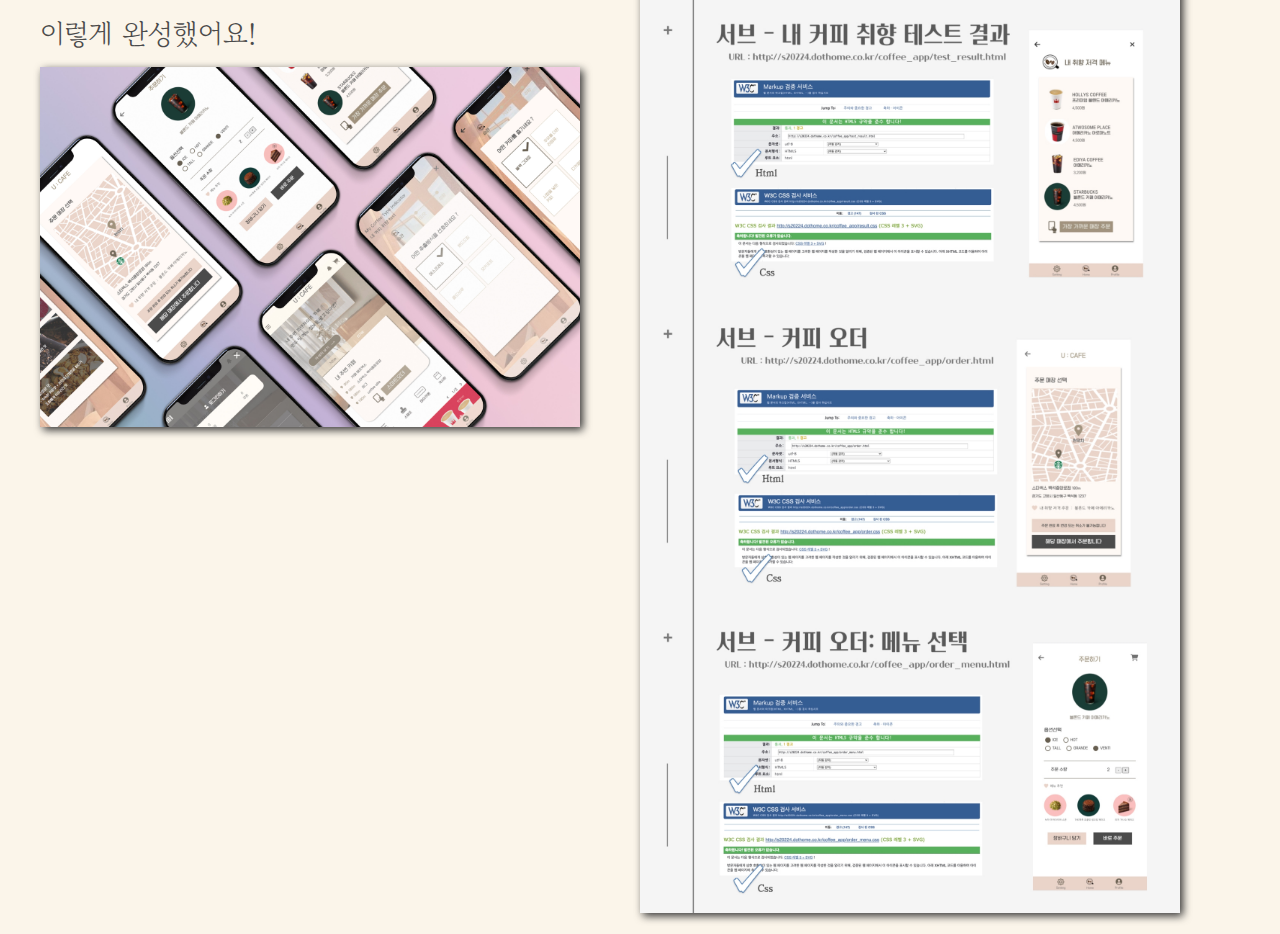
<file: ucafe.html>
<!DOCTYPE html>
<html lang="ko">
<head>
    <meta charset="UTF-8">
    <meta http-equiv="X-UA-Compatible" content="IE=edge">
    <meta name="viewport" content="width=device-width, initial-scale=1.0">
    <title>JINYOUNG ucafe</title>
    <!-- 파비콘 삽입 -->
    <link rel="shortcut icon" href="./img/favicon.ico" type="image/x-icon">
    <!-- css -->
    <link rel="stylesheet" href="./style/reset.css" type="text/css">
   <link rel="stylesheet" href="./style/base.css" type="text/css">
   <link rel="stylesheet" href="./style/ucafe.css" type="text/css">
</head>
<body>
    <header>
        <h1>내 취향 맞춤 커피 오더 <span>U:CAFE</span></h1>
    </header>
    <main>
        <p class="info">
            '내 취향 커피 test'를 통해 개인 취향 맞춤 커피를 찾고,<br>
            내 주변 카페를 찾아 커피 오더까지 할 수 있는<br>
            맞춤형 커피 오더 앱 <span>your cafe, U:CAFE</span>입니다.<br>
            main.html > test.html > order.html 등 <ins>총 8개의 화면을 구현</ins>하였습니다!<br>
            <span>URL : https://sjy19960402.github.io/U-CAFE/</span>
        </p>
        <ul>
            <li>
                <p>기획 및 디자인부터,</p>
                <img src="./img/ucafe_style.jpg" alt="ucafe최초기획">
                    <img src="./img/a_bottom.png" alt="아래방향아이콘">
                    <div>
                    <p>이렇게 완성했어요!</p>
                    <img src="./img/02_mockup.jpg" alt="목업디자인">
                </div>
            </li>
            <li>
                <p>앱 테스트 까지</p>
                <img src="./img/ucafe_test.jpg" alt="ucafe앱테스트">
            </li>
        </ul>
    </main>
     <!-- 푸터 영역 -->
     <footer>
        <address>SHINJINYOUNG&nbsp;&copy;2022PORTFOLIO</address>
    </footer>
</body>
</html>
</file>
<file: style/base.css>
@charset "utf-8";
/* 기본서식 */
@import url('https://fonts.googleapis.com/css2?family=Gowun+Batang:wght@400;700&display=swap');
html, body {width: 100%; height: 100%;}
header, main, footer{overflow: hidden;}
body{
    font-family: 'Gowun Batang', Arial, Helvetica, serif;
    font-size:12px;
    color:#4B4B4B;
  }
  
  a{
    color:#333;
    text-decoration:none;
  }
  section > h2, article > h3{display: none;}

/* top btn */
aside{
    position: fixed;
    bottom: 25px; right: 30px;
}
aside span{
    font-family: 'Raleway', Arial, sans-serif;
    text-transform: uppercase;
    font-weight: bolder;
    font-size: 14px;
}
aside a img{
    width: 50px; 
    transform: translateX(30px);
    margin-bottom: 5px;
}

/* 마우스 커서 커스텀 */
html, body { cursor: url('../img/m_normal.png'), auto;} 
a, a:link { cursor: url('../img/m_click.png'), auto;} 

/* 스크롤바 커스텀 */
body::-webkit-scrollbar {
    width:12px;  /*스크롤바의 너비*/
  }
  
  body::-webkit-scrollbar-thumb {
    background-color:#ADB1D6; /*스크롤바의 색상*/
    border-radius: 50px;
  }
  
  body::-webkit-scrollbar-track {
    background-color:rgba(173,177,214,0.6); /*스크롤바 트랙 색상*/
  }

  /* 모달서식 */
.modal{
  width:100%;height:100%;
  position:fixed;
  left:0px;top:0px;
  z-index:1000;
  background:rgba(0,0,0,.8);
}
.modal div{
  width: 520px;
  position:absolute;top:50%;left:50%;
  transform:translate(-50%, -50%);
}
.modal label{
  color:#fff;
  font-size:14px;
  line-height:38px;
}
.modal input[type=checkbox]+label{
  /* display:inline-block; */
  margin-right:240px;
}
.modal a {
    width: 0;
    height: 0;
    border: 40px solid transparent;
    border-bottom-color: rgba(231,169,208,.8);
    position: relative;
    top: -40px;
}
.modal a:after {
    content: '';
    position: absolute;
    left: -40px;
    top: 40px;
    width: 0;
    height: 0;
    border: 40px solid transparent;
    border-top-color: #E7a9d0;
}
.modal span{
  font-size: 36px;
}
/* 푸터 영역 */
footer{position: fixed; bottom: 0;}
footer > address{
    font-size: 13px;
    color: rgb(117, 117, 117);
    text-indent: 20px;
    line-height: 30px;
    font-style: normal;
}
</file>
<file: style/layout.css>
@charset "utf-8";
@import url('https://fonts.googleapis.com/css2?family=Montserrat:wght@700;800&family=Raleway:wght@400;500;800&display=swap');
#wrap{
    width: 100%;
}
/* 헤더 */
header{
    height: 100vh;
}
/* header - intro */
header.intro {
    position: relative;
    overflow: hidden;
    width: 100%;
    text-align: center;
    box-shadow: 0 0 5px rgba(0, 0, 0, 0.15);
  }
  header.intro * {
    -webkit-box-sizing: border-box;
    box-sizing: border-box;
    -webkit-transition: all 0.45s ease-in-out;
    transition: all 0.45s ease-in-out;
  }
  header.intro .bg {
    object-fit: contain;
    position: relative;
  }
  header.intro .h_inner {
    position: absolute;
    top: 45%;
    left: 7%;
    right: 7%;
    bottom: 45%;
    border: 1px solid #fff;
    border-width: 1px 1px 0;
  }
  /* header - title */
  .title h1 img{width: 80px;}

  header.intro .title {
    overflow: hidden;
    -webkit-transform: translateY(50%);
    transform: translateY(50%);
    position: absolute;
    bottom: 0;
    width: 100%;
  }
  header.intro h1 {
    font-family: 'Montserrat', Arial, sans-serif;
    display: table;
    margin: 0px auto;
    padding: 0px 10px;
    position: relative;
    text-align: center;
    width: auto;
    text-transform: uppercase;
    color: #FFF;
    text-shadow: 0 1px 0 #CCC,
    0 2px 0 #CCC,
    0 3px 0 #CCC,
    0 4px 0 #CCC,
    0 5px 0 #CCC,
    0 6px 0 transparent,
    0 7px 0 transparent,
    0 8px 0 transparent,
    0 9px 0 transparent,
    0 10px 10px rgba(0, 0, 0, .4);
    font-size: 120px;
  }

  header.intro h1:before,
  header.intro h1:after {
    position: absolute;
    display: block;
    width: 1000%;
    height: 1px;
    content: '';
    background: #fff;
    top: 50%;
  }
  header.intro h1:before {
    left: -1000%;
  }
  header.intro h1:after {
    right: -1000%;
  }
  /* hover시 등장하는 내용 - p */
  header.intro p {
    top: 58%;
    -webkit-transform: translateY(-50%);
    transform: translateY(-50%);
    position: absolute;
    width: 100%;
    padding: 0 20px;
    margin: 0;
    opacity: 0;
    font-weight: bolder;
    font-size: 20px;
    color: #fff;
    line-height: 36px;
    z-index: 1000;
  }

/* hover시 등장하는 내용 - 좌우로 움직이는 텍스트 */
.text_wrap{opacity: 0;}
.line {
  width: 100vw;
  transform: translate(-100px,120px);
}
.left, .right {
  width: 50vw;
  overflow: hidden;
  display: inline-block;
}
.left {
  color:#e7a9d0;
  transform: skew(0deg, -15deg);
}
.right {
  color: #000;
  transform: skew(0deg, 15deg);
}
.left .content {
  width: 100vw;
  text-align: center;
}
.right .content {
  width: 100vw;
  text-align: center;
  transform: translate(-50vw);
}
.text_wrap .span {
  display: inline-block;
  font-family: 'Raleway', Arial, sans-serif;
  font-weight: bolder;
  font-size: 10vw;
  text-transform: uppercase;
  line-height: .8;
  transition: ease-out .6s;
}
  /* hover시 등장하는 내용 - scroll */
  .h_inner .scroll{
    font-size: 14px;
    font-weight: bold;
    display: none;
    position:absolute;
    left:47%;
    transform:translateX(-47%);
    bottom:30px;
    text-align:center;
    animation:ani infinite 3s;
  }
  @keyframes ani{
    0%, 20%, 50%, 80%, 100%{transform: translateY(0);}
    40%{transform: translateY(-30px);}
    60%{transform: translateY(-15px);}
  }
  
  /* hover 효과 */
  header.intro:hover .bg,
  header.intro.hover .bg {
    -webkit-transform: scale(1.8);
    transform: scale(1.8);
  }

  header.intro:hover h1{
      font-size: 30px;
      text-shadow:none;
    }
  header.intro:hover h1 img{display: none;}
  header.intro:hover .h_inner,
  header.intro.hover .h_inner {
    top: 7%;
    bottom: 7%;
  }
  header.intro:hover p,
  header.intro.hover p,
  header.intro:hover .text_wrap, 
  header.intro.hover .text_wrap {
    opacity: 1;
    -webkit-transition-delay: 0.35s;
    transition-delay: 0.35s;
  }
  header.intro:hover .h_inner .scroll{display: block;}
  
/* nav-gnb */
.gnb{
    width: 100%; height: 50px;
    background-color: rgba(77,64,90,.5);
}
.gnb ul{
    display: flex;
    height: 50px;
    justify-content: center;
    align-items: center;
}
.gnb ul > li > a{
    font-family: 'Raleway', Arial, sans-serif;
    line-height: 50px;
    color: #fff;
    padding: 0px 20px;
    font-size: 14px;
    font-weight: bold;
    display: block;
    text-transform: uppercase;
}
.gnb ul > li > a:hover{
    background: #ADB1D6;
}

/* 해당콘텐츠가 보이는 구간에 nav에 적용할 서식 */
.on{
    background: #ADB1D6 !important;
}
/* nav에 적용할 서식 */
.act{
    position: fixed; top: 0px; left: 0px;
    z-index: 99999;
}

/* 메인콘텐츠 */
main{overflow-x: hidden;}
section{width: 100%;}
main > .content{width: 100%; height: 100%;}

/* article1 - profile */
#profile{
    width: 100%; height: 100%;
    background: url('../img/sky_01.jpg') no-repeat;
    background-size: cover;
    background-position: center;
    padding-top: 60px;
    padding-bottom: 380px;
}
.wrap{
    width: 100%; height: 100%;
    padding: 40px 60px 20px 30px;
    box-sizing: border-box;
    transform: translateY(200px);
}
/* profile left img */
.p_left{
    font-family: 'Raleway', Arial, sans-serif;
    width: 70%; height: 560px;
    transform: translateY(-150px);
}
.p_title > p{
    font-size: 32px;
    font-weight: bold;
    text-align: left;
    transform: translateY(-380px);
    text-transform: uppercase;
}
.p_title > .big{
  transition: all 0.5s;
  -webkit-text-stroke: 4px #d6f4f4;
  font-variation-settings: "wght" 900, "ital" 1;
  font-size: 13rem;
  color: transparent;
  text-shadow: 10px 10px 0px #ADB1D6,
    15px 15px 0px #e601c0,
    20px 20px 0px #e9019a,
    25px 25px 0px #f40468,
    45px 45px 10px #482896;
  cursor: pointer;
}
.p_title img{width: 500px; transform: translate(210px,-50px);}

/* hover설정 */
.p_title > .big:hover{
  font-variation-settings: "wght" 100, "ital" 0;
  text-shadow: none;
}

/* 이력서 화면 이동 */
.p_left > a {
    font-size: 48px;
    color: #fff;
    font-weight: bolder;
    padding: 20px;
    display: block;
    transform: translateY(-300px);
    /* 3d 느낌 적용 */
    text-shadow: 0 1px 0 #ccc, 
    0 1px 15px rgba(0,0,0,.2), 
    0 2px 0 #ccc, 0 3px 0 #ccc, 0 4px 0 #ccc, 
    0 5px 0 #ccc, 0 6px 0 #ccc, 0 7px 0 #ccc, 
    0 8px 0 #ccc, 0 9px 0 #ccc, 
    0 10px 0 #ccc, 0 10px 0 #ccc, 0 12px 0 #ccc, 
    0 20px 30px rgba(0, 0, 0, .3);
}
/* web publisher 글자 바꾸기 */
.p_left > a:hover {font-size:0;}
.p_left > a:hover:before {
    content: 'view profile';
    border-bottom: 5px solid #fff;
    padding: 20px 10px 0px 80px;
    font-size:60px;
}
/* 프로필 왼쪽 무한대 애니메이션 */
svg {
  transform: translate(100px,-300px);
  display: inline-block;
  vertical-align: middle;
}
path {
  stroke: cyan;
  stroke-width: 6;
  stroke-linejoin: round;
  stroke-linecap: round;
  stroke-dasharray: 193.904983521;
  fill: none;
  animation:
    load 4s linear infinite,
    color 3s linear infinite;
}
/* 드로잉 효과 */
@keyframes load {
  from { stroke-dashoffset: 775.6199340820312; }
}
@keyframes color {
  33% { stroke: rgb(162, 0, 255); }
  66% { stroke: magenta; }
}
/* profile right */
.p_right{
    width: 50%;
    float: right;
    text-align: right;
    transform: translateY(-520px);
    position: relative;
}
/* 프로필 오른쪽 무한대 애니메이션 */
.p_right img {
    width: 70px;
    position: absolute; top: 410px; right: 250px;
    animation: rotate_image 10s linear infinite;
    transform-origin: 50% 50%;
} 
@keyframes rotate_image{ 100% { transform: rotate(360deg); } }
/* profile right txt */
.p_right > .big{
    font-size: 42px;
    font-weight: bolder;
    line-height: 60px;
}
.p_right > .big:first-child{color: #fff;}
.p_right > p{
    margin-bottom: 10px; 
    font-size: 18px;
    line-height: 34px;
}

/* 이력서 다운로드 btn */
.p_right > .p_btn{
  margin-top: 130px;
  transform: translateX(-60px);
  color: #fff;
  animation: light infinite 2s;
  font-size: 20px;
}
.p_btn{
    position: relative;
    padding: 20px 100px;
    font-weight: bold;
    text-transform: uppercase;
    text-align: center;
    display:inline-block;
}
@keyframes light{
    0%{color: #fff;}
    50%{color:#ffff99;}
    100%{color: #fff;}
  }
.p_btn i{margin-right: 10px;}
.p_btn::before{
    content: "";
    position: absolute;
    top: 0;
    left: 0;
    display: block;
    width: 100%;
    height: 100%;
    z-index: -1;
    background-color: #000;
    -webkit-transform: scaleX(.3);
    transform: scaleX(.3);
    opacity: 0;
    transition: all .3s
  }
  .p_btn:hover::before{
    opacity: 1;
    background-color: #929cf7;
    -webkit-transform: scaleX(1);
    transform: scaleX(1);
    transition: -webkit-transform .6s cubic-bezier(.08, .35, .13, 1.02), opacity .4s;
    transition: transform .6s cubic-bezier(.08, .35, .13, 1.02), opacity
  }

  /* article2 - app */
 #app{
     clear: both;
    }
.a_wrap{
    width:100%; height: 100%;
    display: flex;
    transform: translateY(-200px)
}
 #app .app {
    width: 50%; height: 100%;
    color: #fff;
    position: relative;
    overflow: hidden;
    text-align: left;
    background-color: #000;
    -webkit-perspective: 100em;
    perspective: 100em;
  }
  #app .app * {
    -webkit-box-sizing: border-box;
    box-sizing: border-box;
    -webkit-transition: all 0.6s ease;
    transition: all 0.6s ease;
  }
  .app img {
    opacity: 1;
    height: 1000px;
    -webkit-transform-origin: 50% 0%;
    -ms-transform-origin: 50% 0%;
    transform-origin: 50% 0%;
  }
  /* app 내용 */
  .bar {
    position: absolute;
    left: 30px;
    bottom: 150px;
    width: 100%;
    -webkit-transform: rotateX(90deg);
    transform: rotateX(90deg);
    -webkit-transform-origin: 50% 100%;
    -ms-transform-origin: 50% 100%;
    transform-origin: 50% 100%;
    z-index: 1;
    opacity: 0;
    padding: 20px 30px;
  }
  .app h4,
  .app p {
    line-height: 38px;
  }
  .app h4 {
    margin-bottom: 30px;
    font-weight: 800;
    font-size: 38px;
    font-family: 'Raleway', Arial, sans-serif;
  }
  .app p {
    font-size: 16px;
    margin-bottom: 30px;
  }
  .bar span{
    font-size: 24px;
    font-weight: bolder;
  }
  .app .read-more {
    border: 2px solid #fff;
    padding: 10px 30px;
    font-size: 14px;
    color: #fff;
    display: inline-block;
    margin-right: 10px;
    transition: 0.3s;
  }
  /* app영역 hover시 효과 */
  .app .read-more:hover {
    background-color: #fff;
    color: #000;
  }
  .app:hover .images,
  .app.hover .images {
    -webkit-transform: rotateX(-120deg);
    transform: rotateX(-120deg);
    opacity: 0;
  }
  .app:hover .bar,
  .app.hover .bar {
    -webkit-transform: rotateX(0deg);
    transform: rotateX(0deg);
    opacity: 1;
    -webkit-transition-delay: 0.2s;
    transition-delay: 0.2s;
  }

  /* article3 - web */
#web{
    width: 100%;
    background: url('../img/pngegg\ \(6\).jpg') no-repeat;
    background-position: center;
    background-size: cover;
}
/* 탭콘텐츠 */
#tab_con{
    width: 1200px; height: 680px;
    margin: 0 auto;
    position: relative;
}
#tab_con ul{display: flex;}
#tab_con ul > li{
    width: 25%; height: 50px;
    text-align: center;
}
#tab_con ul > li > a{
    display: block;
    line-height: 50px;
    font-family: 'Raleway', Arial, sans-serif;
    font-weight: bolder;
    font-size: 18px;
    border-top-left-radius: 10px;
	  border-top-right-radius: 10px;
}
#tab_con ul .con{
    position: absolute;
    width: 100%; height: 620px;
    top: 50px; left: 0px;
    display: none;
    box-shadow: -10px 10px 0px 0px rgba(0, 0, 0, .8);
    border-top: 3px solid rgba(236,152,168,.6);
}
.t_on{
    background: rgba(236,152,168,.8) !important;
    color: #fff !important;
}
#tab_con .con{
  background: rgba(255,255,255,.6);
}

/* 탭콘텐츠 : 왼쪽 메인 설명 */
.c01, .c02, .c03{
    width: 90%;
    padding: 100px 20px; box-sizing: border-box;
}
.c01 img, .c02 img{width: 100%;}
.ol_img{
    width: 40%; height: 100%;
    float: left;
    text-align: right;
    overflow: hidden;
}
.ol_img p{
    line-height: 44px;
     margin: 5px 30px;
     font-size: 30px;
}
.ol_img p:last-of-type{
    font-size: 16px;
    line-height: 26px;
}
.ol_img p span{
    font-family: 'Raleway', Arial, sans-serif;
    font-size: 50px;
    font-weight: bolder;
}
#tab_con .more{
    padding: 12px 30px;
    font-size: 15px;
    font-weight: bolder;
    background-color: #fff;
    color: #000;
    display: inline-block;
    margin: 30px 20px 20px 0px;
    box-shadow: 2px 2px 4px #ccc;
    transition: 0.3s;
}
#tab_con .more:hover{
  background-color: #000;
  color: #fff;
  box-shadow: none;
}
/* 탭콘텐츠 : 오른쪽 부가 설명 */
.or_img{
    width: 50%; height: 430px;
    float: right;
    position: relative;
    overflow: hidden;
    color: #fff;
    text-align: center;
    background-color: #000;
    transform: translateX(-50px);
}
.or_img *,
.or_img *:before,
.or_img *:after {
  -webkit-box-sizing: border-box;
  box-sizing: border-box;
  -webkit-transition: all 0.55s ease;
  transition: all 0.55s ease;
}
.or_img img{
  width: 100%; object-fit: cover;
  backface-visibility: hidden;
}
.or_img .figcaption{
  position: absolute;
  bottom: 25px;
  right: 25px;
  padding: 5px 10px 10px;
}
/* 탭콘텐츠 : or_img 마우스 오버시 효과 */
.or_img .figcaption:before,
.or_img .figcaption:after {
  height: 2px;
  width: 600px;
  position: absolute;
  content: '';
  background-color: #fff;
}
.or_img .figcaption:before {
  top: 0;
  left: 0;
  -webkit-transform: translateX(100%);
  transform: translateX(100%);
}
.or_img .figcaption:after {
  bottom: 0;
  right: 0;
  -webkit-transform: translateX(-100%);
  transform: translateX(-100%);
}
.or_img:before,
.or_img:after,
.or_img .figcaption:before,
.or_img .figcaption:after {
  position: absolute;
  content: '';
  background-color: #fff;
  z-index: 1;
  -webkit-transition: all 0.4s ease-in;
  transition: all 0.4s ease-in;
  opacity: 0.8;
}
.or_img .figcaption div:before,
.or_img .figcaption div:after {
  width: 2px;
  height: 600px;
  position: absolute;
  content: '';
  background-color: #fff;
}
.or_img .figcaption div:before {
  top: 0;
  left: 0;
  -webkit-transform: translateY(100%);
  transform: translateY(100%);
}
.or_img .figcaption div:after {
  bottom: 0;
  right: 0;
  -webkit-transform: translateY(-100%);
  transform: translateY(-100%);
}
.or_img h4,
.or_img p {
  margin: 0;
  text-transform: uppercase;
}
.or_img h4 {
  font-weight: bolder;
  font-size: 20px;
}
.or_img p {
  display: block;
  font-weight: bolder;
  font-size: 30px;
  background-color: #fff;
  padding: 5px 10px;
  color: #000;
}
.or_img a {
  position: absolute;
  top: 0;
  bottom: 0;
  left: 0;
  right: 0;
}
/* 탭콘텐츠 오른쪽 사진 - hover효과 */
.or_img:hover img,
.or_img.hover img {
  zoom: 1;
  filter: alpha(opacity=50);
  -webkit-opacity: 0.5;
  opacity: 0.5;
}
.or_img:hover .figcaption:before,
.or_img.hover .figcaption:before,
.or_img:hover .figcaption:after,
.or_img.hover .figcaption:after,
.or_img:hover .figcaption div:before,
.or_img.hover .figcaption div:before,
.or_img:hover .figcaption div:after,
.or_img.hover .figcaption div:after {
  -webkit-transform: translate(0, 0);
  transform: translate(0, 0);
}
.or_img:hover .figcaption:before,
.or_img.hover .figcaption:before,
.or_img:hover .figcaption:after,
.or_img.hover .figcaption:after {
  -webkit-transition-delay: 0.15s;
  transition-delay: 0.15s;
}

/* 1. 아웃백 사진 위치 조정 */
.c01 .ol_img {padding-bottom: 50px;}
.c01 .ol_img img{transform: translateY(-30px);}

/* 2. 에스쁘아 크기 조절 */
.c02 .or_img{
  transform: translate(-50px,50px);
  height: 380px;
}
.c02 .ol_img img{
  transform: translateY(-50px);
}

/* 3. 캐스퍼 콘텐츠 박스 수정 */
.c03 .ol_img{
  width: 35%;
  text-align: left;
}
.c03 .ol_img img{
  width: 380px;
  transform: translate(20px,44px);
}
.c03 .or_img{
  width: 60%; height: 450px;
}
.c03 .or_img .figcaption:before,
.c03 .or_img .figcaption:after{
  width: 1000px;
}

/* 4. 포카리스웨트 콘텐츠 박스 수정 */
.c04{
  padding: 80px 60px;
  box-sizing: border-box;
}
.c04 .ol_img{
  width: 30%;
}
.c04 .ol_img p{margin-top: 20px;}

.c04 .pocari_img{
  width: 65%; height: 450px;
  position: relative;
  float: right;
}
.c04 .pocari_img img{
  width: 100%;
  height: 100%;
}
.w_pocari, .b_pocari{
  padding: 18px 30px;
  position: absolute; 
  z-index: 100;
  font-size: 20px;
  font-weight: bold;
  box-shadow: 2px 2px 4px rgb(129, 129, 129);
}
.w_pocari{
  background: rgb(183, 196, 255);
  left: -80px; bottom: 88px;
}
.b_pocari{
  background: rgb(112, 133, 224);
  left: -50px; bottom: 25px;
}
/* contact */
#contact{
   width: 100%;
   transform: translateY(100px);
   padding-bottom: 200px;
}
#contact .p_btn{
  font-size: 34px;
  transform: translate(500px,-100px);
}
.c_all{
  width: 1200px; height: 100%;
  margin: 0 auto;
  position: relative;
  font-family: 'Raleway', Arial, sans-serif;
}
/* 이메일 양식 */
form, fieldset, input, textarea{outline: none;}
legend{
    font-size: 48px;
    font-weight: bolder;
    margin-bottom: 30px;
}
form{
  width: 70%; height: 600px;
  background-color: #fff;
  box-shadow: 3px 3px 3px rgba(0, 0, 0, 0.4), -3px -3px 5px rgba(0, 0, 0, 0.1);
  padding: 60px 40px; box-sizing: border-box;
}
label {
    margin: 11px 20px 0 0; 
    font-size: 18px;
    text-transform: uppercase; 
    text-shadow: 0px 1px 0px #fff;
}
.field{margin-top: 20px;}
form p{
    margin-top: 20px;
    font-size: 24px;
    font-weight: bold;
}
input[type=text], input[type=email], textarea {
    font-family: 'Gowun Batang', Arial, Helvetica, serif;
    font-size: 14px;
    background:none;
    width: 380px; height: 36px; padding: 0 10px;
    border:1px solid #f8f5f1;
    -moz-border-radius: 5px; -webkit-border-radius: 5px; border-radius: 5px;
    -moz-box-shadow: inset 0px 0px 1px #726959;
    -webkit-box-shadow:  inset 0px 0px 1px #b3a895; 
    box-shadow:  inset 0px 0px 1px #b3a895;
}	
textarea { height: 160px; padding-top:15px;}

textarea:focus, input[type=text]:focus {background:rgba(235, 235, 235, .4);}

.action input[type=submit] {
    margin: 20px 0 0 30px;
    position:relative;
    font-size:28px; text-shadow:0 1px 0 #fff;
    background: none;
    width:50%; text-align:center;opacity:0;
    cursor: pointer;
    -moz-border-radius: 3px; -webkit-border-radius: 3px; border-radius: 3px; 
    -webkit-transition: opacity .6s ease-in-out 0s;
    -moz-transition: opacity .6s ease-in-out 0s;
    -o-transition: opacity .6s ease-in-out 0s;
    transition: opacity .6s ease-in-out 0s;
}
form:hover input[type=submit] {z-index:1;opacity:1;
    -webkit-transition: opacity .5s ease-in-out 1.3s;
    -moz-transition: opacity .5s ease-in-out 1.3s;
    -o-transition: opacity .5s ease-in-out 1.3s;
    transition: opacity .5s ease-in-out 1.3s;
}
form:hover input:hover[type=submit] {color:#3140ca;}

/* 이메일 강조 디자인 */
.c_box{
  width: 50%; height: 550px;
  position: absolute; top: 25px; right: 0px;
  background: url('../img/sky01.jpg');
  background-position: center;
  background-size: cover;
}
.c_box img{
  width: 80px;
  transform: translate(260px,380px);
}
.c_box p{
  text-align: center;
  font-size: 24px;
  line-height: 48px;
}
.c_box p:last-child{
  transform: translateY(280px);
  color: #fff;
}
.c_box .big{
  font-family: 'Raleway', Arial, sans-serif;
  font-size: 60px;
  font-weight: bolder;
}
/* 에필로그 */
.last_bg{
    width: 100%;
    position: relative;
}
.last_bg .b_img{
    position: absolute; top: -640px; left: 10px;
    width: 360px;
}
.last_bg p{
    font-size: 26px;
    font-weight: bolder;
    line-height: 30px;
    text-align: center;
    transform: translateY(40px);
}
.last_bg a{
  width: 100px;
    height: 100px;
    font-family: 'Raleway', Arial, sans-serif;
    font-size: 16px;
    font-weight: bold;
    position: absolute;
    left: 100px; bottom: 30px;
}
.last_bg a img{
  width: 120px;
  transform: translate(-30px,20px);
}
</file>
<file: style/gallery.css>
@charset "utf-8";
/* article4 - gallery */
#design{
    width:90%; height: 100%;
    margin:0px auto;
    transform: translateY(240px);
    padding-bottom: 100px;
}
#design > ul{
    padding:30px;
    display:flex;
    flex-wrap:wrap;
}
#design > ul > li{
    position:relative;
    overflow:hidden;
    width:25%;
    height:200px;
}
#design > ul > li:nth-child(5), #design > ul > li:nth-child(6){
    height:400px;
}
#design > ul > li:nth-child(7), #design > ul > li:nth-child(14){
    width:50%;
    height:400px;
}
#design > ul > li:nth-child(15), #design > ul > li:last-child{
    transform: translateY(-200px);
}
#design > ul > li img{
    width:100%;
    transition:0.3s;
    filter: grayscale(0);
}
#design > ul > li:nth-of-type(7) img{height: 100%;}
#design > ul > li:hover img{
    opacity:0.8;
    transform:scale(1.1);  
    filter: grayscale(1);
}
.caption{
    background:rgba(0,0,0,.8);
    color:#fff;
    font-size:14px;
    position:absolute;
    width:100%;
    bottom:-40px;left:0px;
    line-height:40px;
    text-indent:10px;
}

  /* modal 서식*/
.modal{
    width:100%;height:100%;
    background:rgba(0,0,0,.8);
    position:fixed;top:0px;left:0px;
    text-align:center;
    z-index:99999;
    overflow-y: scroll;
}
.modal div{
    max-width:600px;
    position:absolute;
    top:50%;left:50%;
    transform:translate(-50%, -50%);
}
.modal img{
    width: 100%;
}
.modal a{
    color:#fff;
    font-size:30px;
    position:fixed;right:3%;top:2%;
}
.modal h3{
    color:#fff;
    text-align:center;
    line-height: 50px;
    font-size: 16px;
}

.modal .fa-times{
    transform: translateX(100px);
    font-size: 50px;
}
.modal i.fa-angle-left,.modal i.fa-angle-right{
    position: absolute;
    color: #fff;
    font-size: 48px;
    top: 50%;
    cursor: pointer;
}
.modal i.fa-angle-left{left: -40px;}
.modal i.fa-angle-right{right: -40px;}

  /* navigation */
.g_gnb{
    /* width:1240px; */
    height:40px;
    border-bottom:3px solid #000;
}
.g_gnb > ul{
    display:flex;
    justify-content:left;
}
.g_gnb > ul > li > a{
    font-size:14px;
    font-family: 'Raleway', Arial, sans-serif;
    font-weight: bolder;
    color:#fff;
    background:#000;
    padding:10px 40px;
    line-height:40px;
    text-transform:uppercase;
}
.g_act{
    background:#ec98a8 !important;
}
</file>
<file: style/small.css>
@charset "utf-8";

@media screen and (max-height:800px){

    /* 프로필 */
    #profile{
        padding-bottom: 80px;
    }
    .wrap{
        transform: translateY(20px);
    }
    .p_left{transform: translateY(10px);}
    .p_title > .big{font-size: 8rem;}
    svg{transform: translate(100px,-350px);}
    .p_left > a{transform: translateY(-380px);}

    .p_right{transform: translateY(-550px);}

    /* 앱퍼블리싱 */
    .a_wrap{
        transform: translateY(-480px);
    }
    .app img{
        height: 720px;
    }
    
    /* 웹퍼블리싱 */
    #web{
        transform: translateY(-420px);
        padding-bottom: 0;
    }
    #tab_con ul .con{height: 540px;}
    .c01, .c02, .c03{padding: 50px 20px;}
    .c04{padding: 50px 60px;}
    
    /* 디자인 */
    #design{
        transform: translateY(-360px);
        width: 96%;
    }
    #design > ul > li{
       height: 180px;
    }
   #design > ul > li:nth-child(14){
        height:360px;
    }
    #design > ul > li:nth-child(15), #design > ul > li:last-child{
        transform: translateY(-180px);
    }
    /* 이메일 */
    #contact{
        transform: translateY(-400px);
        height: 400px;
    }
    #contact .p_btn{
        font-size: 34px;
        transform: translate(500px,-210px);
      }
    /* 에필로그 */
    .last_bg .b_img{top: -760px;}
    .last_bg a{transform: translateY(400px);}
    .last_bg p{
        font-size: 24px;
        transform: translateY(400px);
    }
}
</file>
<file: style/medium.css>
@charset "utf-8";

@media screen and (min-height:801px) and (max-height:900px){

    /* 프로필 */
    #profile{
        padding-bottom: 240px;
    }
    .wrap{
        transform: translateY(100px);
    }
    .p_title > .big{font-size: 10rem;}
    svg{transform: translate(100px,-280px);}
    .p_left > a{transform: translateY(-300px);}

    /* 앱퍼블리싱 */
    .a_wrap{
        transform: translateY(-320px);
    }
    .app img{
        height: 880px;
    }

    /* 웹퍼블리싱 */
    #web{
        transform: translateY(-220px);
        padding-bottom: 0;
    }
    #tab_con ul .con{height: 540px;}
    .c01, .c02, .c03{padding: 50px 20px;}
    .c04{padding: 50px 60px;}

    /* 디자인 */
    #design{
        transform: translateY(-200px);
        width: 100%;
    }
    #design > ul > li{
        height: 180px;
     }
    #design > ul > li:nth-child(14){
         height:360px;
     }
     #design > ul > li:nth-child(15), #design > ul > li:last-child{
         transform: translateY(-180px);
     }
    /* 이메일 */
    #contact{
        transform: translateY(-200px);
        padding-bottom: 50px;
    }
    #contact .p_btn{
        font-size: 34px;
        transform: translate(500px,-250px);
      }
    /* 에필로그 */
    .last_bg .b_img{top: -760px;}
    .last_bg p{
        font-size: 24px;
        transform: translateY(50px);
    }
    .last_bg a{bottom: -10px;}
}
</file>
<file: style/go.css>
@charset "utf-8";

header{
    width: 100%;
    height: 100px;
    margin-bottom: 60px;
}
header > h1{
    font-size: 18px;
    text-align: center;
    line-height: 100px;
}
header h1 span{font-size: 36px; font-weight: bolder;}
main{padding-bottom: 30px;}
main > article{
    width: 1000px;
    margin: 0 auto;
}
main > article img{
    width: 100%;
    margin-top: 50px;
    filter: drop-shadow(3px 3px 4px #333);
}
main > article p{
    font-size: 20px;
    text-align: center;
    line-height: 40px;
    margin-top: 10px;
}
main > article p span{
    font-weight: bold;
    color: rgb(47, 47, 177);
}
</file>
<file: style/go_.css>
@charset "utf-8";

body{background: #e1e7f2;}
header{
    width: 100%;
    height: 100px;
    margin-bottom: 60px;
}
header > img{width: 50px;}
header > h1{
    font-size: 18px;
    text-align: center;
    line-height: 100px;
}
header h1 span{font-size: 36px; font-weight: bolder;}
main{padding-bottom: 30px;}
main > .info{
    font-size: 20px;
    text-align: center;
    line-height: 40px;
    margin-bottom: 60px;
}
main > .info span{
    font-weight: bold;
    color: rgb(82, 73, 201);
}
main > article{
    width: 1000px;
    margin: 0 auto;
    margin-bottom: 50px;
}
main > article h2{
    font-size: 50px;
    font-weight: bold;
    margin-bottom: 20px;
}
main > article img{
    width: 100%;
    filter: drop-shadow(3px 3px 4px #333);
}
main > article:last-of-type h2{text-align: right;}
</file>
<file: style/profile.css>
@charset "utf-8";

/* 헤더 */
header{
    width: 100%;
    height: 100px;
    position: relative;
}
header i{
    font-size: 36px;
    font-weight: bold;
    position: absolute; top:40px; left: 40px;
}
header h1{
    text-align: center;
    font-size: 32px;
    line-height: 100px;
}
header h1 img{
    width: 60px;
    transform: translateY(25px);
}

/* 메인 */
main > article{
    width: 1200px;
    margin: 0 auto;
    text-align: center;
    border-bottom: 1px solid #ccc;
    transform: translateY(-50px);
}
article h4{
    font-size: 32px;
    font-weight: bolder;
    transform: translateY(-200px);
}
main > article:last-of-type{border-bottom: none;}
</file>
<file: style/ucafe.css>
@charset "utf-8";

body{
    background: rgba(246,230,203,.4);
}
header{
    width: 100%;
    height: 100px;
    margin-bottom: 60px;
}
header > h1{
    font-size: 18px;
    text-align: center;
    line-height: 100px;
}
header h1 span{font-size: 36px; font-weight: bolder;}
main{padding-bottom: 20px;}
main > .info{
    font-size: 20px;
    text-align: center;
    line-height: 40px;
    margin-bottom: 60px;
}
main > .info span{
    font-weight: bold;
    color: rgb(223, 61, 96);
}
main > ul{
    display: flex;
    justify-content: center;
    width: 1200px;
    margin: 0 auto;
}
ul > li{
    width: 100%;
}
ul > li p{
    font-size: 28px;
    margin-bottom: 20px;
}
ul > li img{
    width: 90%;
    filter: drop-shadow(3px 3px 4px #333);
}
ul > li > div{transform: translateY(-80px);}
</file>
